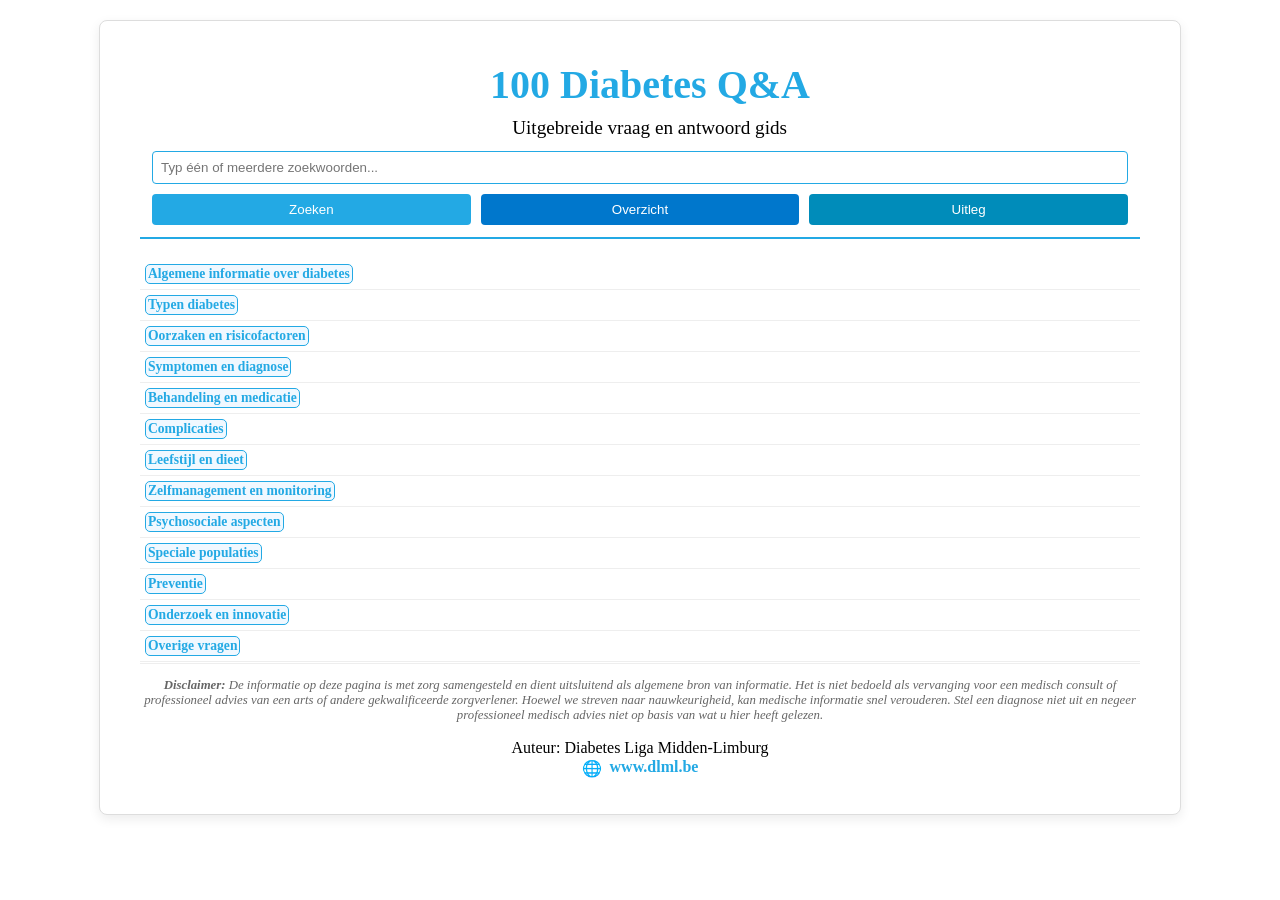
<file: Q-A_Diabetes_100/index.html>
<!DOCTYPE html>
<html lang="nl">
<head>
    <meta charset="UTF-8">
    <meta name="viewport" content="width=device-width, initial-scale=1.0">
    <title>100 Diabetes Q&A</title>
  <link rel="icon" href="favicon.ico" sizes="any">
  <link rel="icon" href="favicon.svg" type="image/svg+xml">
  <link rel="manifest" href="site.webmanifest">
    <style>

<style>
body {
    font-family: Arial, sans-serif;
    margin: 0;
    line-height: 1.6;
    background-color: #f9f9f9;
    color: #333;
}

/* ✨ DEFINITIEVE CORRECTIE VOOR SMALLE IFRAMES (v2) ✨ */
h1 {
    text-align: center;
    color: #23a9e4;
    /* Minimale grootte verder verlaagd naar 1.5em */
    font-size: clamp(1.5em, 7.5vw, 2.5em);
    margin: 20px 0 -10px 0;
}

#container > p:first-of-type {
    text-align: center;
    /* Minimale grootte verder verlaagd naar 0.85em */
    font-size: clamp(0.85em, 4vw, 1.2em);
    margin-bottom: 20px;
}

section > h2 {
    color: #23a9e4;
    cursor: pointer;
    padding: 1px 2px;
    background-color: #f0f8ff;
    border: 1px solid #23a9e4;
    margin: 5px;
    display: inline-block;
    border-radius: 5px;
    font-size: 0.85em;
}

section > h2:hover {
    background-color: #e6f7ff;
}
section > h2.active {
    background-color: #23a9e4;
    color: white;
}

.content {
    padding: 0 10px;
    margin-bottom: 0;
    border-left: 1px solid #eee;
    border-right: 1px solid #eee;
    border-bottom: 1px solid #eee;
    max-height: 0;
    overflow: hidden;
    transition: max-height 0.3s ease-out, padding 0.3s ease-out, margin-bottom 0.3s ease-out;
}

.content p:first-child {
    margin-top: 5px;
}

.content p {
    display: block;
    text-align: left;
}

#search-container {
	margin-top: -20px;
    margin-bottom: 20px;
    text-align: center;
    position: sticky;
    top: 0;
    background: #fff;
    padding: 12px;
    z-index: 1000;
    border-bottom: 2px solid #23a9e4;
}

#search-input {
    padding: 8px;
    width: 100%;
    border: 1px solid #23a9e4;
    border-radius: 4px;
    box-sizing: border-box;
}

#search-button, #overview-button, #help-button {
    padding: 8px 15px;
    color: white;
    border: none;
    border-radius: 4px;
    cursor: pointer;
}

#search-button { background-color: #23a9e4; }
#overview-button { background-color: #0077cc; }
#help-button { background-color: #008CBA; }

#search-button:hover { background-color: #1b8bc2; }
#overview-button:hover { background-color: #005fa3; }
#help-button:hover { background-color: #007B9A; }

.highlight {
    background-color: #8fd3f1;
    font-weight: bold;
}

#searchMessage {
    display: none;
    text-align: center;
    font-style: italic;
    margin-top: 10px;
    color: red;
}

#backToSearch {
    display: none !important;
}

#back-to-top-btn {
    display: none;
    position: fixed;
    bottom: 145px;
    right: 20px;
    z-index: 99;
    border: none;
    outline: none;
    background-color: #23a9e4;
    color: white;
    cursor: pointer;
    padding: 10px 18px;
    border-radius: 25px;
    font-size: 16px;
    font-weight: bold;
}
#back-to-top-btn:hover {
    background-color: #1b8bc2;
}

.popup {
    display: none;
    position: fixed;
    z-index: 1001;
    left: 0; top: 0;
    width: 100%; height: 100%;
    overflow: auto;
    background-color: rgba(0,0,0,0.5);
}

.popup-content {
    background-color: #fefefe;
    margin: 15% auto;
    padding: 20px;
    border: 1px solid #888;
    width: 80%;
    max-width: 500px;
    border-radius: 8px;
    position: relative;
}

.close-btn {
    color: #aaa;
    position: absolute;
    top: 10px; right: 15px;
    font-size: 28px;
    font-weight: bold;
    cursor: pointer;
}

.close-btn:hover, .close-btn:focus {
    color: black;
}

#search-results-container .result-item {
    border: 1px solid #ddd;
    border-radius: 5px;
    padding: 15px;
    margin-bottom: 15px;
    background-color: #fff;
    text-align: left;
}
#search-results-container .result-item h3 {
    margin-top: 0;
    font-size: 1.1em;
    color: #23a9e4;
    border-bottom: 1px solid #eee;
    padding-bottom: 5px;
}

/* --- STIJLEN VOOR MOBIEL --- */
@media screen and (max-width: 767px) {
    #container {
        padding: 0 15px 20px 15px;
    }
    #search-container {
        display: flex;
        flex-wrap: wrap;
        justify-content: center;
        gap: 5px;
    }
    #search-input {
        width: 100%;
        margin-bottom: 10px;
    }
    #search-container button {
        flex-basis: 30%;
        flex-grow: 1;
        margin: 0;
        padding: 8px 5px;
        font-size: 0.9em;
    }
}

/* ============================================= */
/* ✨ STYLES VOOR DESKTOP WEERGAVE ✨            */
/* ============================================= */
#container {
    background-color: #ffffff;
}
@media screen and (min-width: 768px) {
    #container {
        max-width: 1000px;
        margin: 20px auto;
        padding: 20px 40px;
        border: 1px solid #ddd;
        border-radius: 8px;
        box-shadow: 0 4px 12px rgba(0,0,0,0.08);
    }
    body {
        font-size: 16px;
    }
    
    #search-container {
        display: grid;
        grid-template-areas:
            "input input input"
            "button1 button2 button3";
        grid-template-columns: 1fr 1fr 1fr;
        gap: 10px;
    }
    #search-input { grid-area: input; width: 100%; }
    #search-button { grid-area: button1; margin: 0;}
    #overview-button { grid-area: button2; margin: 0;}
    #help-button { grid-area: button3; margin: 0;}
}
</style>

    </style>
</head>
<body>

<div id="container">

    <h1>  100 Diabetes Q&A</h1>
    <p>    Uitgebreide vraag en antwoord gids</p>

    <div id="search-container">
        <input type="text" id="search-input" placeholder="Typ één of meerdere zoekwoorden...">
        <button id="search-button" onclick="performSearch()">Zoeken</button>
        <button id="overview-button" onclick="resetView()">Overzicht</button>
        <button id="help-button" onclick="openHelpPopup()">Uitleg</button>
    </div>
    
    <div id="searchMessage"></div>
	
	<!-- DEZE DIV IS NIEUW -->
    <div id="search-results-container"></div>
    
    <div id="backToSearch">
        <button onclick="scrollToSearch()">⬆ Terug naar zoekvenster</button>
    </div>

    <div id="topics-container">
        <!-- VOLLEDIGE INHOUD HIERONDER GEPLAATST -->
        <section id="algemeen">
            <h2 onclick="toggleSection('algemeen-content')">Algemene informatie over diabetes</h2>
            <div id="algemeen-content" class="content">
                 <p><b>Vraag 1: Wat is diabetes?</b><br>
                Diabetes is een ziekte waarbij het lichaam de bloedsuiker niet meer in evenwicht kan houden, waardoor er te veel glucose in het bloed zit. Het wordt ook wel suikerziekte genoemd en komt doordat het lichaam te weinig van het hormoon insuline heeft of doordat het lichaam niet meer goed reageert op insuline.</p>
                 <p><b>Vraag 2: Hoeveel mensen in België hebben diabetes?</b><br>
                Ongeveer 880.000 mensen in België worden behandeld voor diabetes, wat neerkomt op 7,6% van de bevolking. Omdat naar schatting een derde van de mensen met diabetes nog niet weet dat ze het hebben, wordt het totaal aantal mensen met diabetes in België geschat op ongeveer 10% van de bevolking.
    De meest voorkomende vorm is diabetes type 2, goed voor meer dan 90% van de gevallen.</p>
                 <p><b>Vraag 3: Wat is het verschil tussen diabetes type 1 en type 2?</b><br>
                Bij diabetes type 1 maakt het lichaam zelf geen insuline meer aan doordat het afweersysteem de cellen die insuline aanmaken heeft vernietigd. Bij diabetes type 2 maakt het lichaam wel insuline aan, maar te weinig, of het lichaam reageert er niet meer goed op (insulineresistentie). Type 1 begint meestal op jonge leeftijd, terwijl type 2 vaker voorkomt bij oudere mensen en mensen met overgewicht.</p>
                 <p><b>Vraag 4: Wat is insuline en welke rol speelt het bij diabetes?</b><br>
                Insuline is een hormoon dat wordt aangemaakt in de alvleesklier en dat ervoor zorgt dat glucose (suiker) uit het bloed wordt opgenomen in de lichaamscellen, waar het wordt gebruikt als energiebron. Bij diabetes is er een probleem met de productie van insuline of met de manier waarop het lichaam reageert op insuline, waardoor de bloedsuikerspiegel te hoog wordt.</p>
                 <p><b>Vraag 5: Kan diabetes worden genezen?</b><br>
                Op dit moment kan diabetes niet worden genezen. Diabetes type 1 is een auto-immuunziekte waarbij levenslange behandeling met insuline nodig is. Bij diabetes type 2 kunnen sommige mensen hun symptomen onder controle krijgen door middel van leefstijlveranderingen zoals gezonde voeding, voldoende beweging en gewichtsverlies, maar de onderliggende aandoening blijft aanwezig.</p>
                 <p><b>Vraag 6: Is diabetes erfelijk?</b><br>
                Er is een erfelijke component bij zowel diabetes type 1 als type 2. Bij diabetes type 1 speelt erfelijke aanleg een rol, maar ook omgevingsfactoren zijn belangrijk. Bij diabetes type 2 is de erfelijke component sterker: als een van je ouders diabetes type 2 heeft, is de kans groter dat je het zelf ook krijgt. Toch spelen ook hier leefstijlfactoren zoals voeding en beweging een belangrijke rol.</p>
                 <p><b>Vraag 7: Wat is prediabetes?</b><br>
                Prediabetes is een toestand waarbij de bloedsuikerspiegel hoger is dan normaal, maar nog niet hoog genoeg om als diabetes te worden gediagnosticeerd. Het is een waarschuwingssignaal dat iemand risico loopt om diabetes type 2 te ontwikkelen. Met leefstijlveranderingen zoals gezonde voeding, meer beweging en gewichtsverlies kan de ontwikkeling van diabetes type 2 vaak worden vertraagd of voorkomen.</p>
                 <p><b>Vraag 8: Wat is het verband tussen diabetes en overgewicht?</b><br>
                Overgewicht, vooral rond de buik, is een belangrijke risicofactor voor het ontwikkelen van diabetes type 2. Vetcellen, vooral die rond de buik, maken het lichaam minder gevoelig voor insuline (insulineresistentie). Hierdoor moet de alvleesklier harder werken om voldoende insuline te produceren, en kan deze op den duur uitgeput raken, wat leidt tot diabetes type 2.</p>
            </div>
        </section>
        <section id="typen">
            <h2 onclick="toggleSection('typen-content')">Typen diabetes</h2>
            <div id="typen-content" class="content">
                 <p><b>Vraag 9: Wat zijn de verschillende typen diabetes?</b><br>
                De meest voorkomende typen diabetes zijn type 1 en type 2. Daarnaast bestaat er zwangerschapsdiabetes, die tijdens de zwangerschap optreedt. Er zijn ook zeldzamere vormen zoals MODY (Maturity Onset Diabetes of the Young), LADA (Latent Autoimmune Diabetes in Adults) en secundaire diabetes, die ontstaat als gevolg van andere aandoeningen of medicijngebruik.</p>
                 <p><b>Vraag 10: Wat is diabetes type 1?</b><br>
                Diabetes type 1 is een auto-immuunziekte waarbij het afweersysteem van het lichaam de insuline producerende cellen (bètacellen) in de alvleesklier aanvalt en vernietigt. Hierdoor maakt het lichaam zelf geen of nauwelijks insuline meer aan. Mensen met diabetes type 1 moeten daarom insuline inspuiten of een insulinepomp dragen om te overleven.</p>
                 <p><b>Vraag 11: Wat is diabetes type 2?</b><br>
                Diabetes type 2 is een aandoening waarbij het lichaam niet genoeg insuline produceert of waarbij de cellen niet goed reageren op insuline (insulineresistentie). Het begint vaak met insulineresistentie, waardoor de alvleesklier meer insuline moet produceren. Op den duur kan de alvleesklier deze verhoogde vraag niet meer aan, waardoor de bloedsuikerspiegel stijgt.</p>
                 <p><b>Vraag 12: Wat is zwangerschapsdiabetes?</b><br>
                Zwangerschapsdiabetes is een vorm van diabetes die tijdens de zwangerschap ontstaat en meestal na de bevalling weer verdwijnt. Het wordt veroorzaakt door hormonen die tijdens de zwangerschap worden aangemaakt en die de werking van insuline kunnen blokkeren. Vrouwen die zwangerschapsdiabetes hebben gehad, hebben een verhoogd risico op het ontwikkelen van diabetes type 2 later in het leven.</p>
                 <p><b>Vraag 13: Wat is MODY (Maturity Onset Diabetes of the Young)?</b><br>
                MODY is een zeldzame vorm van diabetes die wordt veroorzaakt door een genetische mutatie en vaak op jonge leeftijd (vóór het 25e levensjaar) begint. Er zijn verschillende subtypes van MODY, afhankelijk van welk gen is aangedaan. MODY wordt vaak verward met diabetes type 1 of 2, maar vereist soms een andere behandeling.</p>
                 <p><b>Vraag 14: Wat is LADA (Latent Autoimmune Diabetes in Adults)?</b><br>
                LADA is een vorm van diabetes die kenmerken heeft van zowel type 1 als type 2. Het is een auto-immuunziekte zoals type 1, maar ontwikkelt zich langzamer en begint meestal op volwassen leeftijd, zoals type 2. Mensen met LADA produceren aanvankelijk nog wat insuline, maar hebben uiteindelijk insuline-injecties nodig omdat hun eigen insulineproductie afneemt.</p>
                 <p><b>Vraag 15: Kan iemand zowel diabetes type 1 als type 2 hebben?</b><br>
                Het is zeldzaam, maar het is mogelijk dat iemand kenmerken van zowel diabetes type 1 als type 2 heeft. Dit wordt soms "dubbele diabetes" genoemd. Het kan voorkomen bij mensen die diabetes type 1 hebben en later insulineresistentie ontwikkelen, bijvoorbeeld door overgewicht. De behandeling moet dan gericht zijn op beide aspecten van de aandoening.</p>
                 <p><b>Vraag 16: Wat is het verschil tussen diabetes en suikerziekte?</b><br>
                Er is geen verschil; suikerziekte is een oudere, meer informele term voor diabetes mellitus. De term "suikerziekte" verwijst naar het feit dat mensen met onbehandelde diabetes een verhoogde hoeveelheid suiker (glucose) in hun bloed en urine hebben. Tegenwoordig wordt de term "diabetes" meer gebruikt in medische context.</p>
            </div>
        </section>
        <section id="oorzaken">
            <h2 onclick="toggleSection('oorzaken-content')">Oorzaken en risicofactoren</h2>
            <div id="oorzaken-content" class="content">
                 <p><b>Vraag 17: Wat veroorzaakt diabetes type 1?</b><br>
                Diabetes type 1 wordt veroorzaakt door een auto-immuunreactie waarbij het afweersysteem van het lichaam de insulineproducerende cellen in de alvleesklier aanvalt en vernietigt. De exacte oorzaak van deze auto-immuunreactie is niet volledig bekend, maar zowel genetische factoren als omgevingsfactoren (zoals bepaalde virusinfecties) spelen een rol.</p>
                 <p><b>Vraag 18: Wat veroorzaakt diabetes type 2?</b><br>
                Diabetes type 2 wordt veroorzaakt door een combinatie van genetische aanleg en leefstijlfactoren. De belangrijkste risicofactoren zijn overgewicht, vooral rond de buik, onvoldoende lichaamsbeweging, ongezonde voeding en ouderdom. Deze factoren leiden tot insulineresistentie en een verminderde insulineproductie door de alvleesklier.</p>
                 <p><b>Vraag 19: Welke risicofactoren verhogen de kans op diabetes type 2?</b><br>
                De belangrijkste risicofactoren voor diabetes type 2 zijn: overgewicht of obesitas, vooral buikvet; onvoldoende lichaamsbeweging; ongezonde voeding met veel verzadigde vetten en suikers; leeftijd (risico neemt toe na 45 jaar); familiegeschiedenis van diabetes; etniciteit (sommige bevolkingsgroepen hebben een hoger risico); en eerder doorgemaakte zwangerschapsdiabetes.</p>
                 <p><b>Vraag 20: Kan stress diabetes veroorzaken?</b><br>
                Stress zelf veroorzaakt geen diabetes, maar kan wel een rol spelen bij het ontstaan of verergeren van de aandoening. Chronische stress kan leiden tot ongezonde gewoonten zoals slechte eetgewoonten, minder beweging en slaapproblemen, die het risico op diabetes type 2 verhogen. Bij mensen die al diabetes hebben, kan stress de bloedsuikerspiegel tijdelijk verhogen.</p>
                 <p><b>Vraag 21: Kan medicijngebruik diabetes veroorzaken?</b><br>
                Ja, bepaalde medicijnen kunnen het risico op diabetes verhogen of tijdelijk de bloedsuikerspiegel beïnvloeden. Voorbeelden zijn corticosteroïden (zoals prednison), sommige antipsychotica, bepaalde middelen tegen hiv, sommige medicijnen tegen hoge bloeddruk en diuretica (plaspillen). Als je deze medicijnen gebruikt, is het belangrijk om regelmatig je bloedsuikerspiegel te laten controleren.</p>
                 <p><b>Vraag 22: Is er een verband tussen slaap en diabetes?</b><br>
                Ja, er is een verband tussen slaapproblemen en diabetes. Chronisch slaaptekort en slechte slaapkwaliteit kunnen leiden tot insulineresistentie en een verhoogd risico op diabetes type 2. Omgekeerd kunnen mensen met diabetes vaker last hebben van slaapproblemen door symptomen zoals nachtelijk plassen of door complicaties zoals neuropathie (zenuwpijn).</p>
                 <p><b>Vraag 23: Welke rol speelt voeding bij het ontstaan van diabetes?</b><br>
                Voeding speelt een belangrijke rol bij het ontstaan van diabetes type 2. Een dieet rijk aan bewerkte koolhydraten, suikers en verzadigde vetten kan leiden tot overgewicht en insulineresistentie. Daarentegen kan een voedingspatroon rijk aan vezels, groenten, fruit, volkoren producten en gezonde vetten het risico op diabetes type 2 verlagen, zelfs bij mensen met een genetische aanleg.</p>
                 <p><b>Vraag 24: Kan diabetes worden veroorzaakt door te veel suiker eten?</b><br>
                Het eten van te veel suiker alleen veroorzaakt niet direct diabetes, maar kan wel bijdragen aan het ontstaan van diabetes type 2. Overmatige suikerconsumptie kan leiden tot overgewicht en obesitas, wat belangrijke risicofactoren zijn voor diabetes type 2. Bovendien kan een dieet rijk aan suiker de insulinegevoeligheid verminderen en de alvleesklier overbelasten.</p>
            </div>
        </section>
        <section id="symptomen">
            <h2 onclick="toggleSection('symptomen-content')">Symptomen en diagnose</h2>
            <div id="symptomen-content" class="content">
                 <p><b>Vraag 25: Wat zijn de eerste symptomen van diabetes?</b><br>
                De eerste symptomen van diabetes zijn vaak: veel dorst hebben, vaak moeten plassen (ook 's nachts), onverklaarbaar gewichtsverlies, vermoeidheid, wazig zien, trage wondgenezing en terugkerende infecties. Bij diabetes type 1 ontwikkelen deze symptomen zich vaak snel, terwijl ze bij diabetes type 2 geleidelijker kunnen ontstaan en soms jaren onopgemerkt blijven.</p>
                 <p><b>Vraag 26: Hoe wordt diabetes gediagnosticeerd?</b><br>
                Diabetes wordt gediagnosticeerd door het meten van de bloedsuikerspiegel. Dit kan op verschillende manieren: via een nuchtere bloedsuikertest (na minstens 8 uur vasten), een willekeurige bloedsuikertest, een orale glucosetolerantietest of een HbA1c-test (die het gemiddelde bloedsuikergehalte over de afgelopen 2-3 maanden meet). De diagnose wordt gesteld als de waarden boven bepaalde drempels liggen.</p>
                 <p><b>Vraag 27: Wat is een hypo en hoe herken je die?</b><br>
                Een hypo (hypoglykemie) is een te lage bloedsuikerspiegel, meestal onder de 3,5 mmol/l. Symptomen zijn onder andere zweten, trillen, duizeligheid, verwardheid, concentratieproblemen, honger, bleekheid, hoofdpijn en in ernstige gevallen bewustzijnsverlies. Een hypo kan optreden bij mensen met diabetes die insuline of bepaalde bloedsuikerverlagende medicijnen gebruiken, vooral als ze te weinig hebben gegeten of te veel hebben bewogen.</p>
                 <p><b>Vraag 28: Wat is een hyper en hoe herken je die?</b><br>
                Een hyper (hyperglykemie) is een te hoge bloedsuikerspiegel. Symptomen zijn onder andere veel dorst, vaak plassen, vermoeidheid, wazig zien, droge mond en in ernstige gevallen misselijkheid, braken en buikpijn. Een hyper kan ontstaan door te veel eten, te weinig beweging, stress, ziekte of onvoldoende insuline of medicatie. Langdurige hyperglykemie kan leiden tot ernstige complicaties.</p>
                 <p><b>Vraag 29: Wat is het verschil tussen de symptomen van diabetes type 1 en type 2?</b><br>
                Bij diabetes type 1 ontwikkelen de symptomen zich vaak snel en zijn ze duidelijker: veel dorst, vaak plassen, onverklaarbaar gewichtsverlies, vermoeidheid en soms misselijkheid en braken. Bij diabetes type 2 ontwikkelen de symptomen zich meestal geleidelijker en kunnen ze jarenlang mild of afwezig zijn. Sommige mensen met type 2 merken pas dat ze diabetes hebben als er complicaties optreden.</p>
                 <p><b>Vraag 30: Wat is de HbA1c-test en wat zegt deze over diabetes?</b><br>
                De HbA1c-test (ook wel geglyceerd hemoglobine genoemd) meet het percentage van hemoglobine in het bloed dat suiker aan zich gebonden heeft. Deze test geeft een beeld van de gemiddelde bloedsuikerspiegel over de afgelopen 2-3 maanden. Een HbA1c-waarde van 48 mmol/mol (6,5%) of hoger wijst op diabetes. De test wordt gebruikt voor zowel diagnose als voor het monitoren van de behandeling.</p>
                 <p><b>Vraag 31: Kan diabetes symptoomloos zijn?</b><br>
                Ja, vooral diabetes type 2 kan jarenlang symptoomloos zijn of slechts milde symptomen veroorzaken die gemakkelijk over het hoofd worden gezien. Daarom wordt diabetes type 2 soms pas ontdekt tijdens een routinecontrole of wanneer er complicaties optreden. Diabetes type 1 veroorzaakt meestal duidelijkere symptomen die zich relatief snel ontwikkelen.</p>
                 <p><b>Vraag 32: Wat zijn de waarschuwingssignalen van diabetes bij kinderen?</b><br>
                Waarschuwingssignalen van diabetes (meestal type 1) bij kinderen zijn: veel dorst en vaak plassen, bedplassen bij een kind dat voorheen droog was, extreme honger, onverklaarbaar gewichtsverlies, vermoeidheid, prikkelbaarheid, gedragsveranderingen, wazig zien en gistinfecties (vooral bij meisjes). Deze symptomen kunnen zich snel ontwikkelen, soms binnen enkele weken.</p>
            </div>
        </section>
        <section id="behandeling">
            <h2 onclick="toggleSection('behandeling-content')">Behandeling en medicatie</h2>
            <div id="behandeling-content" class="content">
                 <p><b>Vraag 33: Hoe wordt diabetes type 1 behandeld?</b><br>
                Diabetes type 1 wordt behandeld met insulinetherapie, die levenslang nodig is. Dit kan via meerdere dagelijkse insuline-injecties of via een insulinepomp. Daarnaast is het belangrijk om de bloedsuikerspiegel regelmatig te controleren, gezond te eten met aandacht voor koolhydraten, regelmatig te bewegen en een gezond gewicht te behouden.</p>
                 <p><b>Vraag 34: Hoe wordt diabetes type 2 behandeld?</b><br>
                De behandeling van diabetes type 2 begint vaak met leefstijlveranderingen zoals gezonde voeding, meer lichaamsbeweging en gewichtsverlies. Als dit niet voldoende is, worden orale medicijnen voorgeschreven die de bloedsuikerspiegel verlagen. In latere stadia kan insulinetherapie nodig zijn. Regelmatige controle van de bloedsuikerspiegel is belangrijk om de behandeling aan te passen.</p>
                 <p><b>Vraag 35: Welke medicijnen worden gebruikt bij de behandeling van diabetes type 2?</b><br>
                Bij diabetes type 2 worden verschillende soorten medicijnen gebruikt, waaronder: metformine (eerste keuze, vermindert insulineresistentie); sulfonylureumderivaten (stimuleren insulineproductie); DPP-4-remmers (verbeteren insulineafgifte); GLP-1-receptoragonisten (vertragen maagontlediging, verminderen eetlust); SGLT2-remmers (verhogen glucoseuitscheiding via de nieren); en in sommige gevallen insuline.</p>
                 <p><b>Vraag 36: Wat is het verschil tussen kortwerkende en langwerkende insuline?</b><br>
                Kortwerkende (of snelwerkende) insuline begint snel te werken (binnen 15 minuten tot een uur) en werkt 3-5 uur. Het wordt gebruikt om de bloedsuikerstijging na maaltijden tegen te gaan. Langwerkende insuline werkt geleidelijker, begint na 1-2 uur te werken en werkt 12-24 uur. Het zorgt voor een basisniveau van insuline gedurende de dag en nacht.</p>
                 <p><b>Vraag 37: Wat is een insulinepomp en voor wie is deze geschikt?</b><br>
                Een insulinepomp is een klein apparaat dat continu kleine hoeveelheden snelwerkende insuline afgeeft via een canule onder de huid. De gebruiker kan extra insuline toedienen bij maaltijden. Insulinepompen zijn geschikt voor mensen met diabetes type 1 of type 2 die intensieve insulinetherapie nodig hebben, en bieden meer flexibiliteit en nauwkeurigere insulinetoediening dan injecties.</p>
                 <p><b>Vraag 38: Wat is continue glucosemonitoring (CGM)?</b><br>
                Continue glucosemonitoring (CGM) is een systeem dat continu de glucosewaarden in het weefsel meet via een sensor die onder de huid wordt geplaatst. Het geeft inzicht in glucosetrends en waarschuwt bij te hoge of te lage waarden. CGM kan helpen bij het verbeteren van de glucoseregulatie, het verminderen van hypo's en het aanpassen van de behandeling bij zowel diabetes type 1 als type 2.</p>
                 <p><b>Vraag 39: Welke rol speelt voeding bij de behandeling van diabetes?</b><br>
                Voeding speelt een cruciale rol bij de behandeling van diabetes. Een gezond voedingspatroon helpt bij het reguleren van de bloedsuikerspiegel, het behouden van een gezond gewicht en het verminderen van het risico op complicaties. Voor mensen met diabetes is het belangrijk om de hoeveelheid en het type koolhydraten te monitoren, voldoende vezels te eten en verzadigde vetten te beperken.</p>
                 <p><b>Vraag 40: Hoe belangrijk is lichaamsbeweging bij diabetes?</b><br>
                Lichaamsbeweging is zeer belangrijk bij diabetes. Het helpt de bloedsuikerspiegel te verlagen doordat de spieren glucose opnemen zonder insuline, verbetert de insulinegevoeligheid, helpt bij gewichtsbeheersing, verlaagt het risico op hart- en vaatziekten en verbetert het algemene welzijn. Voor de meeste mensen met diabetes wordt minstens 150 minuten matige intensieve beweging per week aanbevolen.</p>
                 <p><b>Vraag 41: Wat is een diabetesdieet?</b><br>
                Een diabetesdieet is geen strikt dieet, maar een gezond voedingspatroon dat helpt de bloedsuikerspiegel te reguleren. Het omvat het eten van regelmatige maaltijden met complexe koolhydraten (volkoren producten, peulvruchten), magere eiwitten, gezonde vetten, veel groenten en fruit, en het beperken van suikers, geraffineerde koolhydraten en verzadigde vetten. De nadruk ligt op portiegrootte en een evenwichtige voedselinname.</p>
                 <p><b>Vraag 42: Kunnen natuurlijke remedies diabetes genezen of behandelen?</b><br>
                Er zijn geen bewezen natuurlijke remedies die diabetes kunnen genezen. Sommige kruiden en supplementen, zoals kaneel, bittermeloen en chromium, worden soms gebruikt als aanvulling op de reguliere behandeling, maar de wetenschappelijke onderbouwing hiervoor is beperkt. Het is belangrijk om altijd met een zorgverlener te overleggen voordat je natuurlijke remedies gebruikt, omdat ze kunnen interageren met medicijnen.</p>
            </div>
        </section>
        <section id="complicaties">
            <h2 onclick="toggleSection('complicaties-content')">Complicaties</h2>
            <div id="complicaties-content" class="content">
                 <p><b>Vraag 41: Welke langetermijncomplicaties kunnen optreden bij diabetes?</b><br>
                Langetermijncomplicaties van diabetes kunnen zijn: hart- en vaatziekten (zoals hartaanvallen en beroertes), neuropathie (zenuwschade), nefropathie (nierschade), retinopathie (oogschade die tot blindheid kan leiden), voetproblemen (die in ernstige gevallen tot amputatie kunnen leiden), huidproblemen, gehoorproblemen en Alzheimer's ziekte. Goede bloedsuikercontrole kan het risico op deze complicaties verminderen.</p>
                 <p><b>Vraag 42: Wat is diabetische retinopathie?</b><br>
                Diabetische retinopathie is een oogaandoening die ontstaat door schade aan de bloedvaten in het netvlies als gevolg van langdurig verhoogde bloedsuikerspiegels. In een vroeg stadium veroorzaakt het vaak geen symptomen, maar het kan uiteindelijk leiden tot wazig zien, vlekken in het gezichtsveld en zelfs blindheid. Regelmatige oogcontroles zijn belangrijk voor vroege opsporing en behandeling.</p>
                 <p><b>Vraag 43: Wat is diabetische nefropathie?</b><br>
                Diabetische nefropathie is nierschade die ontstaat door langdurig verhoogde bloedsuikerspiegels. De nieren bevatten miljoenen kleine bloedvaten die bloed filteren, en diabetes kan deze beschadigen. In een vroeg stadium veroorzaakt het vaak geen symptomen, maar het kan uiteindelijk leiden tot nierfalen en de noodzaak voor dialyse of niertransplantatie. Regelmatige controle van de nierfunctie is belangrijk.</p>
                 <p><b>Vraag 44: Wat is diabetische neuropathie?</b><br>
                Diabetische neuropathie is zenuwschade die ontstaat door langdurig verhoogde bloedsuikerspiegels. Het kan verschillende vormen aannemen, waaronder perifere neuropathie (tintelingen, pijn of gevoelloosheid in handen en voeten), autonome neuropathie (problemen met orgaanfuncties) en mononeuropathie (aantasting van één zenuw). Goede bloedsuikercontrole kan het risico op neuropathie verminderen.</p>
                 <p><b>Vraag 45: Waarom hebben mensen met diabetes een verhoogd risico op hart- en vaatziekten?</b><br>
                Mensen met diabetes hebben een verhoogd risico op hart- en vaatziekten omdat langdurig verhoogde bloedsuikerspiegels de bloedvaten kunnen beschadigen. Diabetes gaat ook vaak gepaard met andere risicofactoren zoals hoge bloeddruk, abnormale cholesterolwaarden en overgewicht. Samen verhogen deze factoren het risico op atherosclerose (aderverkalking), wat kan leiden tot hartaanvallen, beroertes en perifeer vaatlijden.</p>
                 <p><b>Vraag 46: Wat is een diabetische voet?</b><br>
                Een diabetische voet is een complicatie waarbij voetproblemen ontstaan door een combinatie van zenuwschade (neuropathie) en verminderde doorbloeding als gevolg van diabetes. Door neuropathie kunnen wondjes onopgemerkt blijven, en door de verminderde doorbloeding genezen wonden slecht. Dit kan leiden tot infecties, zweren en in ernstige gevallen tot amputatie. Goede voetverzorging en regelmatige controles zijn essentieel.</p>
                 <p><b>Vraag 47: Kan diabetes invloed hebben op de mentale gezondheid?</b><br>
                Ja, diabetes kan invloed hebben op de mentale gezondheid. Mensen met diabetes hebben een verhoogd risico op depressie, angst en diabetesgerelateerde stress (distress). Dit kan te maken hebben met de belasting van het leven met een chronische aandoening, de constante zelfzorg die nodig is, en mogelijk ook met biochemische veranderingen in de hersenen als gevolg van schommelende bloedsuikerspiegels.</p>
                 <p><b>Vraag 48: Wat is diabetische ketoacidose (DKA)?</b><br>
                Diabetische ketoacidose (DKA) is een ernstige complicatie die voornamelijk voorkomt bij diabetes type 1. Het ontstaat wanneer het lichaam onvoldoende insuline heeft en daardoor glucose niet kan gebruiken voor energie. In plaats daarvan breekt het lichaam vet af, wat leidt tot de productie van ketonen die het bloed verzuren. Symptomen zijn onder andere misselijkheid, braken, buikpijn, snelle ademhaling en een fruitige adem. DKA is een medisch noodgeval.</p>
            </div>
        </section>
        <section id="leefstijl">
            <h2 onclick="toggleSection('leefstijl-content')">Leefstijl en dieet</h2>
            <div id="leefstijl-content" class="content">
                 <p><b>Vraag 49: Welke voedingsmiddelen moet iemand met diabetes vermijden?</b><br>
                Mensen met diabetes wordt aangeraden om voedingsmiddelen met toegevoegde suikers, geraffineerde koolhydraten (zoals wit brood en pasta), bewerkte voedingsmiddelen met veel zout en vet, gezoete dranken, alcohol in grote hoeveelheden en verzadigde en transvetten te beperken. Het is echter niet nodig om bepaalde voedingsmiddelen volledig te vermijden; de nadruk ligt op portiegrootte en een evenwichtig voedingspatroon.</p>
                 <p><b>Vraag 50: Welke voedingsmiddelen zijn goed voor mensen met diabetes?</b><br>
                Goede voedingsmiddelen voor mensen met diabetes zijn: vezelrijke groenten, fruit in matige hoeveelheden, volkoren producten, peulvruchten, noten en zaden, magere eiwitbronnen zoals vis, kip en tofu, en gezonde vetten zoals olijfolie en avocado. Deze voedingsmiddelen hebben een lagere glycemische index, wat betekent dat ze de bloedsuikerspiegel minder snel doen stijgen.</p>
                 <p><b>Vraag 51: Wat is de glycemische index en waarom is deze belangrijk bij diabetes?</b><br>
                De glycemische index (GI) is een maat voor hoe snel koolhydraten in voedingsmiddelen de bloedsuikerspiegel doen stijgen. Voedingsmiddelen met een hoge GI (zoals wit brood en suiker) worden snel verteerd en veroorzaken een snelle stijging van de bloedsuikerspiegel. Voedingsmiddelen met een lage GI (zoals volkoren producten en peulvruchten) worden langzamer verteerd en veroorzaken een geleidelijkere stijging. Voor mensen met diabetes kan het nuttig zijn om voedingsmiddelen met een lagere GI te kiezen.</p>
                 <p><b>Vraag 52: Mogen mensen met diabetes alcohol drinken?</b><br>
                Mensen met diabetes kunnen met mate alcohol drinken, maar moeten zich bewust zijn van de effecten op de bloedsuikerspiegel. Alcohol kan de bloedsuikerspiegel zowel verhogen (door de koolhydraten in drankjes) als verlagen (doordat de lever prioriteit geeft aan het afbreken van alcohol boven het aanmaken van glucose). Het is belangrijk om niet op een lege maag te drinken en de bloedsuikerspiegel goed in de gaten te houden.</p>
                 <p><b>Vraag 53: Welke soort lichaamsbeweging is het beste voor mensen met diabetes?</b><br>
                Een combinatie van aerobe training (zoals wandelen, fietsen, zwemmen) en krachttraining is het beste voor mensen met diabetes. Aerobe training verbetert de insulinegevoeligheid en cardiovasculaire gezondheid, terwijl krachttraining de spieren sterker maakt en helpt bij het behouden van een gezonde stofwisseling. Het belangrijkste is om een activiteit te kiezen die je leuk vindt en die je regelmatig kunt doen.</p>
                 <p><b>Vraag 54: Hoe beïnvloedt stress de bloedsuikerspiegel?</b><br>
                Stress kan de bloedsuikerspiegel verhogen door de afgifte van stresshormonen zoals cortisol en adrenaline, die de lever aanzetten tot het vrijmaken van glucose en de insulinegevoeligheid verminderen. Bovendien kan stress leiden tot ongezonde copingmechanismen zoals ongezond eten, minder bewegen of medicatie vergeten. Stressmanagementtechnieken zoals mindfulness, yoga en ademhalingsoefeningen kunnen helpen.</p>
                 <p><b>Vraag 55: Kan iemand met diabetes vasten?</b><br>
                Vasten kan risico's met zich meebrengen voor mensen met diabetes, vooral voor degenen die insuline of bepaalde bloedsuikerverlagende medicijnen gebruiken, vanwege het risico op hypoglykemie (te lage bloedsuiker). Als iemand met diabetes wil vasten, bijvoorbeeld om religieuze redenen, is het belangrijk om dit vooraf met een zorgverlener te bespreken. De medicatie en het voedingspatroon moeten mogelijk worden aangepast.</p>
                 <p><b>Vraag 56: Hoe kan iemand met diabetes omgaan met feestdagen en speciale gelegenheden?</b><br>
                Bij feestdagen en speciale gelegenheden kan iemand met diabetes: vooraf plannen en nadenken over wat er gegeten gaat worden; kleine porties nemen van gerechten met veel suiker of vet; extra aandacht besteden aan bloedsuikercontrole; voldoende water drinken; actief blijven; en niet te streng zijn voor zichzelf - één dag met wat hogere bloedsuikerwaarden zal geen langetermijneffect hebben op de gezondheid.</p>
                 <p><b>Vraag 57: Welke rol speelt slaap bij diabetes?</b><br>
                Slaap speelt een belangrijke rol bij diabetes. Onvoldoende of slechte slaap kan leiden tot insulineresistentie, verhoogde eetlust (door verstoring van hongerhormonen) en minder energie om te bewegen, wat allemaal de bloedsuikerregulatie kan verslechteren. Omgekeerd kan diabetes slaapproblemen veroorzaken door symptomen zoals nachtelijk plassen of door complicaties zoals neuropathie. Goede slaaphygiëne is daarom belangrijk.</p>
            </div>
        </section>
        <section id="zelfmanagement">
            <h2 onclick="toggleSection('zelfmanagement-content')">Zelfmanagement en monitoring</h2>
            <div id="zelfmanagement-content" class="content">
                 <p><b>Vraag 57: Hoe vaak moet iemand met diabetes zijn bloedsuiker controleren?</b><br>
                De frequentie van bloedsuikercontroles hangt af van het type diabetes, de behandeling en de individuele situatie. Mensen met diabetes type 1 of mensen die insuline gebruiken, controleren vaak meerdere keren per dag. Mensen met diabetes type 2 die geen insuline gebruiken, controleren mogelijk minder vaak. De zorgverlener kan advies geven over de optimale frequentie en tijdstippen voor controles.</p>
                 <p><b>Vraag 58: Wat is het verschil tussen vingerprikken en continue glucosemonitoring?</b><br>
                Bij vingerprikken wordt een druppel bloed uit de vinger gehaald en op een teststrip geplaatst die in een glucosemeter wordt gestoken, wat een momentopname van de bloedsuikerspiegel geeft. Continue glucosemonitoring (CGM) gebruikt een sensor die onder de huid wordt geplaatst en continu de glucosewaarden in het weefsel meet, waardoor trends zichtbaar worden en waarschuwingen kunnen worden gegeven bij te hoge of te lage waarden.</p>
                 <p><b>Vraag 59: Hoe kan iemand met diabetes zijn bloedsuiker stabiel houden tijdens het sporten?</b><br>
                Om de bloedsuiker stabiel te houden tijdens het sporten, kan iemand met diabetes: voor het sporten de bloedsuiker controleren; extra koolhydraten eten als de bloedsuiker laag is; de insulinedosis aanpassen in overleg met de zorgverlener; tijdens langdurige inspanning regelmatig de bloedsuiker controleren en zo nodig extra koolhydraten innemen; en na het sporten de bloedsuiker controleren omdat deze nog uren later kan dalen.</p>
                 <p><b>Vraag 60: Wat moet iemand met diabetes doen bij ziekte?</b><br>
                Bij ziekte is het belangrijk om: vaker de bloedsuiker te controleren, omdat deze vaak stijgt door stresshormonen; voldoende te drinken om uitdroging te voorkomen; indien mogelijk normaal te blijven eten of vloeibare koolhydraten te nemen als eten niet lukt; medicatie te blijven nemen (ook insuline); en contact op te nemen met een zorgverlener als de bloedsuiker zeer hoog blijft, bij braken, diarree of tekenen van diabetische ketoacidose.</p>
                 <p><b>Vraag 61: Hoe kan iemand met diabetes reizen?</b><br>
                Bij reizen met diabetes is het belangrijk om: voldoende medicatie en testmateriaal mee te nemen (meer dan nodig); een medische verklaring te hebben voor insuline en naalden bij vliegreizen; medicatie in de handbagage te houden; rekening te houden met tijdsverschillen bij het aanpassen van de insulinedosis; en altijd snelwerkende koolhydraten bij zich te hebben voor het geval de bloedsuiker te laag wordt.</p>
                 <p><b>Vraag 62: Wat moet in een diabetesnoodkit zitten?</b><br>
                Een diabetesnoodkit moet bevatten: snelwerkende koolhydraten (zoals druivensuiker of sap) voor het behandelen van een hypo; langwerkende koolhydraten (zoals een mueslireep) voor na een hypo; bloedglucosemeter met teststrips; extra medicatie; contactgegevens van noodcontacten en zorgverleners; en mogelijk glucagon voor ernstige hypo's (voor mensen die insuline gebruiken).</p>
                 <p><b>Vraag 63: Hoe kan iemand met diabetes omgaan met werkgerelateerde uitdagingen?</b><br>
                Werkgerelateerde uitdagingen voor mensen met diabetes kunnen worden aangepakt door: open te zijn over de aandoening als dat comfortabel voelt; regelmatige pauzes te nemen voor bloedsuikercontroles, eten of medicatie; een voorraad snacks en medicatie op het werk te hebben; collega's te informeren over hoe ze kunnen helpen bij een hypo; en indien nodig redelijke aanpassingen te vragen, zoals flexibele werktijden voor doktersafspraken.</p>
                 <p><b>Vraag 64: Hoe kan iemand met diabetes zijn voeten verzorgen?</b><br>
                Goede voetverzorging bij diabetes omvat: dagelijks de voeten inspecteren op wondjes, blaren of roodheid; de voeten dagelijks wassen met lauw water en mild zeep, en goed afdrogen, vooral tussen de tenen; het gebruik van vochtinbrengende crème (maar niet tussen de tenen); het dragen van goed passende schoenen en sokken zonder naden; voorzichtig zijn met het knippen van nagels; en regelmatige controle door een zorgverlener.</p>
                 <p><b>Vraag 65: Wat is het belang van regelmatige controles bij de zorgverlener?</b><br>
                Regelmatige controles bij de zorgverlener zijn belangrijk om: de effectiviteit van de behandeling te evalueren; de bloedsuikerregulatie te beoordelen via HbA1c-metingen; complicaties vroeg op te sporen door controle van ogen, nieren, voeten en hart- en bloedvaten; de medicatie aan te passen indien nodig; en vragen of zorgen te bespreken. Voor de meeste mensen met diabetes wordt een controle elke 3-6 maanden aanbevolen.</p>
            </div>
        </section>
        <section id="psychosociaal">
            <h2 onclick="toggleSection('psychosociaal-content')">Psychosociale aspecten</h2>
            <div id="psychosociaal-content" class="content">
                 <p><b>Vraag 65: Hoe kan iemand omgaan met de emotionele impact van een diabetesdiagnose?</b><br>
                Omgaan met de emotionele impact van een diabetesdiagnose kan door: tijd te nemen om de diagnose te verwerken; betrouwbare informatie te verzamelen over diabetes; te praten met zorgverleners, familie en vrienden; contact te zoeken met lotgenoten via patiëntenverenigingen of ondersteuningsgroepen; professionele hulp te zoeken bij aanhoudende negatieve gevoelens; en kleine, haalbare doelen te stellen voor zelfzorg in plaats van overweldigd te raken door alle veranderingen.</p>
                 <p><b>Vraag 66: Wat is diabetesburnout en hoe kan iemand hiermee omgaan?</b><br>
                Diabetesburnout is een toestand van fysieke en emotionele uitputting veroorzaakt door de constante eisen van diabetesmanagement. Symptomen zijn onder andere frustratie, vermijdingsgedrag en verwaarlozing van zelfzorg. Manieren om hiermee om te gaan zijn: erkennen van de burnout; praten met zorgverleners; tijdelijk vereenvoudigen van het zorgregime; hulp zoeken bij een psycholoog of diabetescoach; en contact zoeken met lotgenoten die vergelijkbare ervaringen hebben.</p>
                 <p><b>Vraag 67: Hoe kan iemand met diabetes dit bespreken met familie en vrienden?</b><br>
                Bij het bespreken van diabetes met familie en vrienden kan iemand: duidelijke, eenvoudige informatie geven over wat diabetes is; uitleggen wat zij kunnen doen om te helpen (zoals bepaalde voedingsmiddelen in huis hebben of leren hoe ze kunnen helpen bij een hypo); grenzen stellen als mensen te bemoeizuchtig worden; en open zijn over wat wel en niet prettig is in de manier waarop anderen reageren op de diabetes.</p>
                 <p><b>Vraag 68: Welke invloed kan diabetes hebben op relaties en intimiteit?</b><br>
                Diabetes kan relaties en intimiteit beïnvloeden door: vermoeidheid die het sociale leven kan beperken; stress over gezondheid die emotionele intimiteit kan beïnvloeden; en bij sommige mensen seksuele problemen zoals erectiestoornissen bij mannen of vaginale droogheid bij vrouwen als gevolg van zenuw- of bloedvatschade. Open communicatie met de partner en het bespreken van problemen met zorgverleners kunnen helpen deze uitdagingen aan te pakken.</p>
                 <p><b>Vraag 69: Welke ondersteuning is er beschikbaar voor mensen met diabetes in België?</b><br>
                Ondersteuning voor mensen met diabetes in België is beschikbaar via: diabeteszorgverleners zoals de huisarts, endocrinoloog, diabeteseducator, diëtist of podoloog; de Diabetes Liga, die informatie, educatie en lotgenotencontact biedt; het zorgtraject diabetes en het zorgpad diabetes type 2, waarbij samenwerking tussen zorgverleners centraal staat; educatieve programma's en infosessies via ziekenfondsen en diabetescentra; online gemeenschappen en hulpgroepen; en psychologische ondersteuning via psychologen of coaches die ervaring hebben met chronische aandoeningen zoals diabetes.</p>
                 <p><b>Vraag 70: Hoe kunnen ouders een kind met diabetes ondersteunen?</b><br>
                Ouders kunnen een kind met diabetes ondersteunen door: kennis op te doen over diabetes; het kind te helpen bij de dagelijkse zorg maar ook geleidelijk zelfstandigheid aan te moedigen; open te communiceren over gevoelens; het kind te behandelen als een 'normaal' kind met enkele extra behoeften; samen te werken met school en andere verzorgers; en zelf ook ondersteuning te zoeken via oudergroepen of professionele hulp.</p>
            </div>
        </section>
        <section id="speciaal">
            <h2 onclick="toggleSection('speciaal-content')">Speciale populaties</h2>
            <div id="speciaal-content" class="content">
                 <p><b>Vraag 73: Wat zijn de specifieke uitdagingen voor kinderen met diabetes?</b><br>
                Specifieke uitdagingen voor kinderen met diabetes zijn: afhankelijkheid van ouders en verzorgers voor diabetesmanagement; moeilijkheden met het begrijpen van de aandoening en het belang van behandeling; onvoorspelbare eetpatronen en activiteitenniveaus; groei en hormonale veranderingen die de insulinebehoefte beïnvloeden; sociale druk en het gevoel 'anders' te zijn; en de geleidelijke overgang naar zelfstandig diabetesmanagement naarmate ze ouder worden.</p>
                 <p><b>Vraag 74: Wat zijn de specifieke uitdagingen voor ouderen met diabetes?</b><br>
                Specifieke uitdagingen voor ouderen met diabetes zijn: verhoogd risico op hypoglykemie en verminderd vermogen om de waarschuwingssignalen te herkennen; comorbiditeit (het gelijktijdig hebben van meerdere aandoeningen); polyfarmacie (het gebruik van meerdere medicijnen); cognitieve beperkingen die zelfzorg kunnen bemoeilijken; verminderde nierfunctie die de medicatiedosering kan beïnvloeden; en sociale isolatie die kan leiden tot verminderde ondersteuning.</p>
                 <p><b>Vraag 75: Hoe beïnvloedt diabetes de zwangerschap?</b><br>
                Diabetes kan de zwangerschap beïnvloeden door het risico te verhogen op: complicaties zoals pre-eclampsie (zwangerschapsvergiftiging); macrosomie (een te grote baby); vroeggeboorte; keizersnede; en aangeboren afwijkingen. Goede bloedsuikercontrole vóór en tijdens de zwangerschap kan deze risico's aanzienlijk verminderen. Vrouwen met diabetes hebben intensievere monitoring nodig tijdens de zwangerschap.</p>
                 <p><b>Vraag 76: Wat is zwangerschapsdiabetes en hoe wordt het behandeld?</b><br>
                Zwangerschapsdiabetes is een vorm van diabetes die tijdens de zwangerschap ontstaat en meestal na de bevalling weer verdwijnt. Het wordt veroorzaakt door zwangerschapshormonen die de werking van insuline blokkeren. Behandeling omvat: regelmatige bloedsuikercontrole; aanpassingen in voeding en lichaamsbeweging; en indien nodig insulinetherapie. Na de bevalling is het belangrijk om te controleren of de diabetes is verdwenen en om regelmatig te screenen op diabetes type 2 in de toekomst.</p>
                 <p><b>Vraag 77: Hoe kan diabetes worden beheerd tijdens de ramadan voor moslims?</b><br>
                Voor moslims met diabetes die willen vasten tijdens de ramadan, is het belangrijk om: vooraf met een zorgverlener te overleggen; medicatie aan te passen (timing en mogelijk dosering); de bloedsuiker vaker te controleren; voldoende te drinken en evenwichtige maaltijden te eten tijdens de iftar (avondmaaltijd) en suhoor (ochtendmaaltijd); en het vasten te onderbreken bij tekenen van hypo- of hyperglykemie. Sommige mensen met diabetes, zoals degenen met instabiele diabetes, wordt afgeraden te vasten.</p>
                 <p><b>Vraag 78: Wat zijn de specifieke aandachtspunten voor atleten met diabetes?</b><br>
                Specifieke aandachtspunten voor atleten met diabetes zijn: het aanpassen van de insulinedosis en koolhydraatinname aan de intensiteit en duur van de training; het monitoren van de bloedsuikerspiegel voor, tijdens en na het sporten; het herkennen en behandelen van hypoglykemie tijdens het sporten; het begrijpen van hoe verschillende soorten activiteiten de bloedsuikerspiegel beïnvloeden; en het werken met een sportdiëtist en diabetesteam om een optimaal voedings- en behandelplan te ontwikkelen.</p>
                 <p><b>Vraag 79: Hoe beïnvloedt diabetes de zorg rondom operaties?</b><br>
                Bij operaties bij mensen met diabetes is extra aandacht nodig voor: bloedsuikercontrole voor, tijdens en na de operatie; aanpassing van diabetesmedicatie en insuline; intraveneuze glucose- en insulinetoediening tijdens langere operaties; en monitoring op infecties en wondgenezingsproblemen na de operatie. Goede bloedsuikercontrole voor een operatie kan het risico op complicaties verminderen.</p>
            </div>
        </section>
        <section id="preventie">
            <h2 onclick="toggleSection('preventie-content')">Preventie</h2>
            <div id="preventie-content" class="content">
                 <p><b>Vraag 81: Kan diabetes type 1 worden voorkomen?</b><br>
                Op dit moment is er geen bekende manier om diabetes type 1 te voorkomen. Het is een auto-immuunziekte met een genetische component, maar ook omgevingsfactoren spelen een rol. Onderzoek naar preventie richt zich op het identificeren van mensen met een hoog risico en het ontwikkelen van interventies om het immuunsysteem te beïnvloeden, maar deze zijn nog experimenteel.</p>
                 <p><b>Vraag 82: Kan diabetes type 2 worden voorkomen?</b><br>
                Ja, diabetes type 2 kan in veel gevallen worden voorkomen of uitgesteld door leefstijlveranderingen, vooral bij mensen met een verhoogd risico of prediabetes. Effectieve preventiestrategieën zijn: het bereiken en behouden van een gezond gewicht; regelmatige lichaamsbeweging (minstens 150 minuten per week); een gezond voedingspatroon rijk aan vezels, groenten en fruit en arm aan bewerkte koolhydraten en verzadigde vetten; en niet roken.</p>
                 <p><b>Vraag 83: Wat is prediabetes en hoe kan het worden aangepakt?</b><br>
                Prediabetes is een toestand waarbij de bloedsuikerspiegel hoger is dan normaal, maar nog niet hoog genoeg om als diabetes te worden gediagnosticeerd. Het is een waarschuwingssignaal dat iemand risico loopt op het ontwikkelen van diabetes type 2. Prediabetes kan worden aangepakt door: gewichtsverlies (5-7% van het lichaamsgewicht); regelmatige lichaamsbeweging; gezonde voeding; en in sommige gevallen medicatie zoals metformine.</p>
                 <p><b>Vraag 84: Welke screeningstests zijn er voor diabetes?</b><br>
                Screeningstests voor diabetes omvatten: nuchtere bloedsuikertest (na minstens 8 uur vasten); orale glucosetolerantietest (waarbij de bloedsuiker wordt gemeten na het drinken van een suikeroplossing); HbA1c-test (die het gemiddelde bloedsuikergehalte over de afgelopen 2-3 maanden meet); en willekeurige bloedsuikertest. De keuze van de test hangt af van de individuele situatie en risicofactoren.</p>
                 <p><b>Vraag 85: Wie zou moeten worden gescreend op diabetes?</b><br>
                Screening op diabetes wordt aanbevolen voor: mensen ouder dan 45 jaar; mensen met overgewicht of obesitas; mensen met een eerstegraads familielid met diabetes; vrouwen die zwangerschapsdiabetes hebben gehad; mensen met hoge bloeddruk of abnormale cholesterolwaarden; mensen met hart- en vaatziekten; en bepaalde etnische groepen met een verhoogd risico. De frequentie van screening hangt af van de individuele risicofactoren.</p>
                 <p><b>Vraag 86: Hoe kunnen complicaties van diabetes worden voorkomen?</b><br>
                Complicaties van diabetes kunnen worden voorkomen of vertraagd door: goede bloedsuikercontrole (streven naar een HbA1c binnen het streefbereik); regelmatige controle en behandeling van bloeddruk en cholesterol; niet roken; regelmatige lichaamsbeweging; gezonde voeding; regelmatige controles bij zorgverleners voor vroege opsporing van complicaties; goede voetverzorging; en regelmatige oogcontroles.</p>
                 <p><b>Vraag 87: Wat is het verband tussen obesitas en diabetes type 2?</b><br>
                Obesitas, vooral abdominale obesitas (vet rond de buik), is een sterke risicofactor voor diabetes type 2. Vetcellen, vooral die rond de buik, produceren hormonen en ontstekingsstoffen die insulineresistentie veroorzaken. Hierdoor moet de alvleesklier harder werken om voldoende insuline te produceren, en kan deze op den duur uitgeput raken. Gewichtsverlies kan de insulinegevoeligheid verbeteren en het risico op diabetes type 2 aanzienlijk verminderen.</p>
            </div>
        </section>
        <section id="onderzoek">
            <h2 onclick="toggleSection('onderzoek-content')">Onderzoek en innovatie</h2>
            <div id="onderzoek-content" class="content">
                 <p><b>Vraag 89: Wat zijn de nieuwste ontwikkelingen in diabetesbehandeling?</b><br>
                Recente ontwikkelingen in diabetesbehandeling omvatten: geavanceerde insulinepompen en continue glucosemonitoring die samen een 'kunstmatig alvleesklier' vormen; nieuwe klassen medicijnen zoals GLP-1-receptoragonisten en SGLT2-remmers die naast bloedsuikerverlaging ook cardiovasculaire voordelen bieden; slimme insulinepennen die doses registreren; apps en digitale platforms voor diabetesmanagement; en nieuwe toedieningsvormen van insuline zoals inhaleerbare insuline.</p>
                 <p><b>Vraag 90: Is er vooruitgang in het vinden van een genezing voor diabetes?</b><br>
                Er wordt vooruitgang geboekt in het onderzoek naar een genezing voor diabetes, maar een definitieve genezing is er nog niet. Voor diabetes type 1 richt onderzoek zich op: immuuntherapie om de auto-immuunaanval te stoppen; stamceltherapie om nieuwe insulineproducerende cellen te kweken; en transplantatie van alvleesklier of eilandjes van Langerhans. Voor diabetes type 2 kan in sommige gevallen een remissie worden bereikt door drastisch gewichtsverlies, bijvoorbeeld na bariatrische chirurgie.</p>
                 <p><b>Vraag 91: Wat is een kunstmatige alvleesklier?</b><br>
                Een kunstmatige alvleesklier (of closed-loop systeem) is een technologie die een continue glucosemonitor, een algoritme en een insulinepomp combineert om automatisch de juiste hoeveelheid insuline toe te dienen op basis van real-time glucosewaarden. Het systeem bootst de functie van een gezonde alvleesklier na door insuline af te geven wanneer de bloedsuiker stijgt en de afgifte te verminderen wanneer de bloedsuiker daalt, wat leidt tot stabielere glucosewaarden met minder inspanning van de gebruiker.</p>
                 <p><b>Vraag 92: Wat is islet-celtransplantatie?</b><br>
                Islet-celtransplantatie is een experimentele behandeling voor diabetes type 1 waarbij eilandjes van Langerhans (clusters van cellen in de alvleesklier die insuline produceren) van een donor worden getransplanteerd naar de lever van de ontvanger. Het doel is om de insulineproductie te herstellen. Hoewel de procedure veelbelovend is, zijn er beperkingen zoals de schaarste aan donoren, de noodzaak van levenslange immuunsuppressie en het feit dat de getransplanteerde cellen na verloop van tijd vaak ophouden met functioneren.</p>
                 <p><b>Vraag 93: Welke rol speelt genetica in diabetesonderzoek?</b><br>
                Genetica speelt een belangrijke rol in diabetesonderzoek door: het identificeren van genen die het risico op diabetes verhogen; het begrijpen van de onderliggende mechanismen van de ziekte; het ontwikkelen van gepersonaliseerde behandelingen op basis van genetische profielen (precisiegeneeskunde); het identificeren van subtypen van diabetes die mogelijk verschillend reageren op behandelingen; en het onderzoeken van gentherapie als potentiële behandeling voor bepaalde vormen van diabetes.</p>
                 <p><b>Vraag 94: Wat is telemonitoring bij diabetes?</b><br>
                Telemonitoring bij diabetes is het gebruik van technologie om diabetesgegevens op afstand te verzamelen en te delen met zorgverleners. Dit kan omvatten: het uploaden van bloedsuikerwaarden van meters of continue glucosemonitoren naar een beveiligd platform; het bijhouden van voeding, beweging en medicatie via apps; videoconsulten met zorgverleners; en geautomatiseerde feedback of waarschuwingen op basis van de verzamelde gegevens. Telemonitoring kan de zorg toegankelijker maken en de betrokkenheid van patiënten vergroten.</p>
                 <p><b>Vraag 95: Wat zijn de nieuwste inzichten in de oorzaken van diabetes?</b><br>
                Recente inzichten in de oorzaken van diabetes omvatten: het begrip dat diabetes type 2 niet één ziekte is, maar verschillende subtypen kan hebben met verschillende onderliggende mechanismen; de rol van darmmicrobiota (darmflora) bij insulineresistentie en ontsteking; de impact van omgevingsfactoren zoals bepaalde chemicaliën en luchtvervuiling; de rol van bruin vet bij energiemetabolisme; en de complexe interacties tussen genetica, epigenetica (veranderingen in genexpressie) en omgevingsfactoren.</p>
                 <p><b>Vraag 96: Wat is precisiemedicijn in de context van diabetes?</b><br>
                Precisiemedicijn in de context van diabetes is een benadering waarbij behandelingen worden afgestemd op de specifieke kenmerken van een individu, zoals genetica, biomarkers, omgevingsfactoren en leefstijl. Het doel is om af te stappen van de 'one-size-fits-all' benadering en in plaats daarvan behandelingen te ontwikkelen die beter werken voor specifieke subgroepen van patiënten. Dit kan leiden tot effectievere behandelingen met minder bijwerkingen en een betere kwaliteit van leven.</p>
            </div>
        </section>
        <section id="overig">
            <h2 onclick="toggleSection('overig-content')">Overige vragen</h2>
            <div id="overig-content" class="content">
                 <p><b>Vraag 97: Wat is het verschil tussen diabetes mellitus en diabetes insipidus?</b><br>
                Diabetes mellitus en diabetes insipidus zijn twee volledig verschillende aandoeningen die alleen de naam 'diabetes' (wat 'doorstroming' betekent) gemeen hebben. Diabetes mellitus is de 'gewone' diabetes waarbij er problemen zijn met insuline en bloedsuikerregulatie. Diabetes insipidus is een zeldzame aandoening waarbij de nieren niet goed reageren op het antidiuretisch hormoon (ADH), wat leidt tot overmatige urineproductie en dorst, maar geen verhoogde bloedsuikerspiegel.</p>
                 <p><b>Vraag 98: Kan diabetes invloed hebben op de vruchtbaarheid?</b><br>
                Ja, diabetes kan invloed hebben op de vruchtbaarheid bij zowel mannen als vrouwen. Bij mannen kan diabetes leiden tot erectiestoornissen en verminderde zaadkwaliteit door zenuw- en bloedvatschade. Bij vrouwen kan diabetes de menstruatiecyclus verstoren en het risico op polycysteus ovariumsyndroom (PCOS) verhogen, wat de vruchtbaarheid kan verminderen. Goede bloedsuikercontrole kan deze problemen helpen voorkomen of verminderen.</p>
                 <p><b>Vraag 99: Wat is het verband tussen diabetes en dementie?</b><br>
                Er is een verband tussen diabetes (vooral type 2) en een verhoogd risico op dementie, waaronder de ziekte van Alzheimer. Dit kan te maken hebben met schade aan bloedvaten in de hersenen door langdurig verhoogde bloedsuikerspiegels, insulineresistentie in de hersenen, chronische ontsteking, en gedeelde risicofactoren zoals obesitas en hoge bloeddruk. Goede bloedsuikercontrole, samen met een gezonde leefstijl, kan mogelijk het risico op dementie verminderen.</p>
                 <p><b>Vraag 100: Waar kan ik betrouwbare informatie over diabetes vinden?</b><br>
                Betrouwbare informatie over diabetes is te vinden op de website van de Diabetes Liga (www.diabetes.be) en de lokale afdeling Diabetes Liga Midden-Limburg (www.dlml.be). Daarnaast bieden erkende gezondheidsinstellingen, zoals ziekenhuizen en diabetescentra in België, waardevolle informatie. Ook je eigen diabeteszorgverleners, zoals je huisarts, diabetesverpleegkundige of endocrinoloog, kunnen je voorzien van betrouwbare informatie. Vermijd onbetrouwbare of commerciële websites zonder duidelijke bronvermelding.</p>
            </div>
        </section>
    </div>

    <div id="help-popup" class="popup">
    <div class="popup-content">
        <span class="close-btn" onclick="closeHelpPopup()">&times;</span>
        <h3>Uitleg over de zoekfunctie</h3>
        <p>Deze zoekfunctie sorteert resultaten automatisch op relevantie. Antwoorden die <strong>meer</strong> van uw zoekwoorden bevatten, verschijnen <strong>altijd bovenaan</strong>.</p>
        
        <p><strong>Voorbeeld met 1 woord:</strong><br>
        Zoekt u op <em>insuline</em>? U krijgt een overzicht van alle vragen waarin dit woord voorkomt.</p>
        
        <p><strong>Voorbeeld met 2 woorden:</strong><br>
        Zoekt u op <em>genezen diabetes</em>? De resultaten die over <strong>zowel</strong> genezen <strong>als</strong> diabetes gaan, komen als eerste. Daaronder volgen de resultaten die maar één van beide woorden bevatten.</p>
        
        <p><strong>Voorbeeld met 3 woorden:</strong><br>
        Zoekt u op <em>bloedsuiker sporten koolhydraten</em>? De vraag die over het stabiel houden van de **bloedsuiker** tijdens het **sporten** met extra **koolhydraten** gaat, zal bovenaan staan. Daarna volgen resultaten met twee matches (bv. alleen over 'bloedsuiker' en 'sporten'), en tot slot de resultaten met maar één match.</p>
        
        <hr class="popup-hr">
        
        <h3 class="popup-subheader">Tip voor de beste ervaring (zeker op gsm):</h3>
        <p>Hoe meer woorden u gebruikt, hoe meer resultaten u krijgt die niet altijd even relevant zijn. Dit zorgt voor onnodig veel tekst en scrolwerk. Vooral op een gsm, waar overzicht belangrijk is.</p>
        <p>Voor het snelste en beste resultaat, beperk u tot de <strong>2 of 3 belangrijkste kernwoorden</strong>.</p>
    </div>
</div>

     <footer style="text-align: center; margin-top: 1px; padding-top: 1px; border-top: 1px solid #eee;">
        <p style="margin-bottom: 1px; padding: 0 1px; font-size: 0.8em; color: #666; font-style: italic;">
            <strong>Disclaimer:</strong> De informatie op deze pagina is met zorg samengesteld en dient uitsluitend als algemene bron van informatie. Het is niet bedoeld als vervanging voor een medisch consult of professioneel advies van een arts of andere gekwalificeerde zorgverlener. Hoewel we streven naar nauwkeurigheid, kan medische informatie snel verouderen. Stel een diagnose niet uit en negeer professioneel medisch advies niet op basis van wat u hier heeft gelezen.
        </p>
        <p style="margin-bottom: 1px;">Auteur: Diabetes Liga Midden-Limburg</p>
        <p style="margin-top: 0;">
            <a href="https://www.dlml.be" target="_blank" style="color: #23a9e4; text-decoration: none; font-weight: bold;">
                <span style="color: #23a9e4; margin-right: 4px; vertical-align: middle;">🌐</span>
                www.dlml.be
            </a>
        </p>
    </footer>

    <button id="back-to-top-btn" title="Terug naar boven">Terug</button>

</div>

<script>
// --- Globale variabele voor originele paragrafen ---
let originalParagraphStates = new Map();

document.addEventListener("DOMContentLoaded", function() {
    // 'Terug naar boven'-knop logica
    const backToTopBtn = document.getElementById('back-to-top-btn');
    window.onscroll = function() {
        if (document.body.scrollTop > 100 || document.documentElement.scrollTop > 100) {
            backToTopBtn.style.display = "block";
        } else {
            backToTopBtn.style.display = "none";
        }
    };
    backToTopBtn.addEventListener('click', () => window.scrollTo({top: 0, behavior: 'smooth'}));
    
    // Enter-toets functionaliteit
    document.getElementById('search-input').addEventListener('keydown', function(event) {
        if (event.key === 'Enter') {
            event.preventDefault();
            performSearch();
        }
    });
    
    // Paragrafen opslaan voor later gebruik
    document.querySelectorAll("section .content p").forEach(p => {
        originalParagraphStates.set(p, p.innerHTML);
    });
});

function getOriginalParagraphHTML(pElement) {
    return originalParagraphStates.get(pElement) || pElement.innerHTML;
}

// --- Functies voor de Uitleg Popup ---
function openHelpPopup() { document.getElementById('help-popup').style.display = 'block'; }
function closeHelpPopup() { document.getElementById('help-popup').style.display = 'none'; }
window.onclick = function(event) { if (event.target == document.getElementById('help-popup')) closeHelpPopup(); }

function clearInput() { 
    document.getElementById("search-input").value = "";
    document.getElementById("search-input").focus();
}

// ====================================================================
// === ✨ DEFINITIEVE KERNLOGICA MET SLIMMERE WOORDHERKENNING ✨ ===
// ====================================================================

function performSearch() {
    const searchText = document.getElementById("search-input").value.trim();
    const messageDiv = document.getElementById("searchMessage");
    messageDiv.style.display = 'none';
    messageDiv.innerHTML = '';

    if (searchText === "") {
        resetView();
        return;
    }

    const searchWords = searchText.toLowerCase().split(/\s+/).filter(w => w.length > 0);
    if (searchWords.length === 0) return;

    const rankedMatches = searchAndRankParagraphs(searchWords);

    if (rankedMatches.length === 0) {
        messageDiv.style.display = 'block';
        messageDiv.innerHTML = `Geen resultaten gevonden voor: <b>${searchText}</b>`;
        resetView(true);
    } else {
        displayRankedResults(rankedMatches, searchWords);
    }
}

function searchAndRankParagraphs(wordsArray) {
    let allMatches = [];
    document.querySelectorAll("#topics-container .content p").forEach(p => {
        const paragraphText = getOriginalParagraphHTML(p).toLowerCase();
        let score = 0;
        const uniqueWords = new Set(wordsArray);
        
        uniqueWords.forEach(word => {
            // ✨ DE CORRECTIE ZIT HIER: Slimmere matching ✨
            let found = paragraphText.includes(word);
            // Als het woord niet direct gevonden is, probeer een veelvoorkomende variatie
            if (!found) {
                if (word.endsWith('e')) {
                    // Als het zoekwoord eindigt op 'e' (bv. 'lage'), zoek dan ook naar de versie zonder 'e' (bv. 'laag')
                    found = paragraphText.includes(word.slice(0, -1));
                } else {
                    // Als het zoekwoord niet op 'e' eindigt (bv. 'laag'), zoek dan ook naar de versie met een 'e' erachter
                    found = paragraphText.includes(word + 'e');
                }
            }

            if (found) {
                score++;
            }
        });
        
        if (score > 0) {
            const section = p.closest('section');
            const sectionTitle = section.querySelector('h2').textContent;
            allMatches.push({
                htmlContent: getOriginalParagraphHTML(p),
                score: score,
                sectionTitle: sectionTitle
            });
        }
    });
    
    return allMatches.sort((a, b) => b.score - a.score);
}

function displayRankedResults(rankedMatches, wordsArray) {
    const resultsContainer = document.getElementById('search-results-container');
    const topicsContainer = document.getElementById('topics-container');

    resultsContainer.innerHTML = '';
    topicsContainer.style.display = 'none';
    resultsContainer.style.display = 'block';

    let lastSectionTitle = "";
    let currentResultItem = null;

    rankedMatches.forEach(match => {
        if (match.sectionTitle !== lastSectionTitle) {
            lastSectionTitle = match.sectionTitle;
            currentResultItem = document.createElement('div');
            currentResultItem.className = 'result-item';
            const titleElement = document.createElement('h3');
            titleElement.textContent = match.sectionTitle;
            currentResultItem.appendChild(titleElement);
            resultsContainer.appendChild(currentResultItem);
        }

        const paragraph = document.createElement('p');
        paragraph.innerHTML = match.htmlContent;
        highlightWordsInElement(paragraph, wordsArray);
        currentResultItem.appendChild(paragraph);
    });

    const searchContainer = document.getElementById('search-container');
    const searchContainerHeight = searchContainer.offsetHeight;
    const targetPosition = resultsContainer.offsetTop - searchContainerHeight - 10;
    window.scrollTo({
        top: targetPosition,
        behavior: 'smooth'
    });
}

function highlightWordsInElement(element, wordsArray) {
    let innerHTML = element.innerHTML;
    const uniqueWords = new Set(wordsArray);
    uniqueWords.forEach(word => {
        if (!word) return;
        const escapedWord = word.replace(/[.*+?^${}()|[\]\\]/g, '\\$&');
        const regex = new RegExp(escapedWord, 'gi');
        innerHTML = innerHTML.replace(regex, `<span class="highlight">$&</span>`);
    });
    element.innerHTML = innerHTML;
}

function resetView() {
    document.getElementById("search-input").value = "";
    document.getElementById("searchMessage").style.display = 'none';
    document.getElementById('search-results-container').style.display = 'none';
    document.getElementById('search-results-container').innerHTML = '';
    document.getElementById('topics-container').style.display = 'block';

    document.querySelectorAll("#topics-container > section").forEach(sec => {
        const header = sec.querySelector('h2');
        if (header) header.classList.remove('active');
        const contentDiv = sec.querySelector('.content');
        if (contentDiv) {
            contentDiv.style.maxHeight = '0px';
            contentDiv.style.paddingTop = '0';
            contentDiv.style.paddingBottom = '0';
            contentDiv.style.marginBottom = '0';
        }
    });
}

function toggleSection(contentId) {
    const allContentDivs = document.querySelectorAll('.content');
    const allHeaders = document.querySelectorAll('section > h2');
    const targetContent = document.getElementById(contentId);
    if (!targetContent) return;
    const targetHeader = targetContent.previousElementSibling;
    const isCurrentlyShown = targetContent.style.maxHeight && targetContent.style.maxHeight !== '0px';
    allContentDivs.forEach(div => {
        div.style.maxHeight = '0px'; div.style.paddingTop = '0'; div.style.paddingBottom = '0'; div.style.marginBottom = '0';
    });
    allHeaders.forEach(header => header.classList.remove('active'));
    if (!isCurrentlyShown) {
        targetContent.style.maxHeight = targetContent.scrollHeight + "px";
        targetContent.style.paddingTop = '10px';
        targetContent.style.paddingBottom = '10px';
        targetContent.style.marginBottom = '20px';
        if (targetHeader) targetHeader.classList.add('active');
    }
}
</script>

</body>
</html>

</body>

</html>
</file>
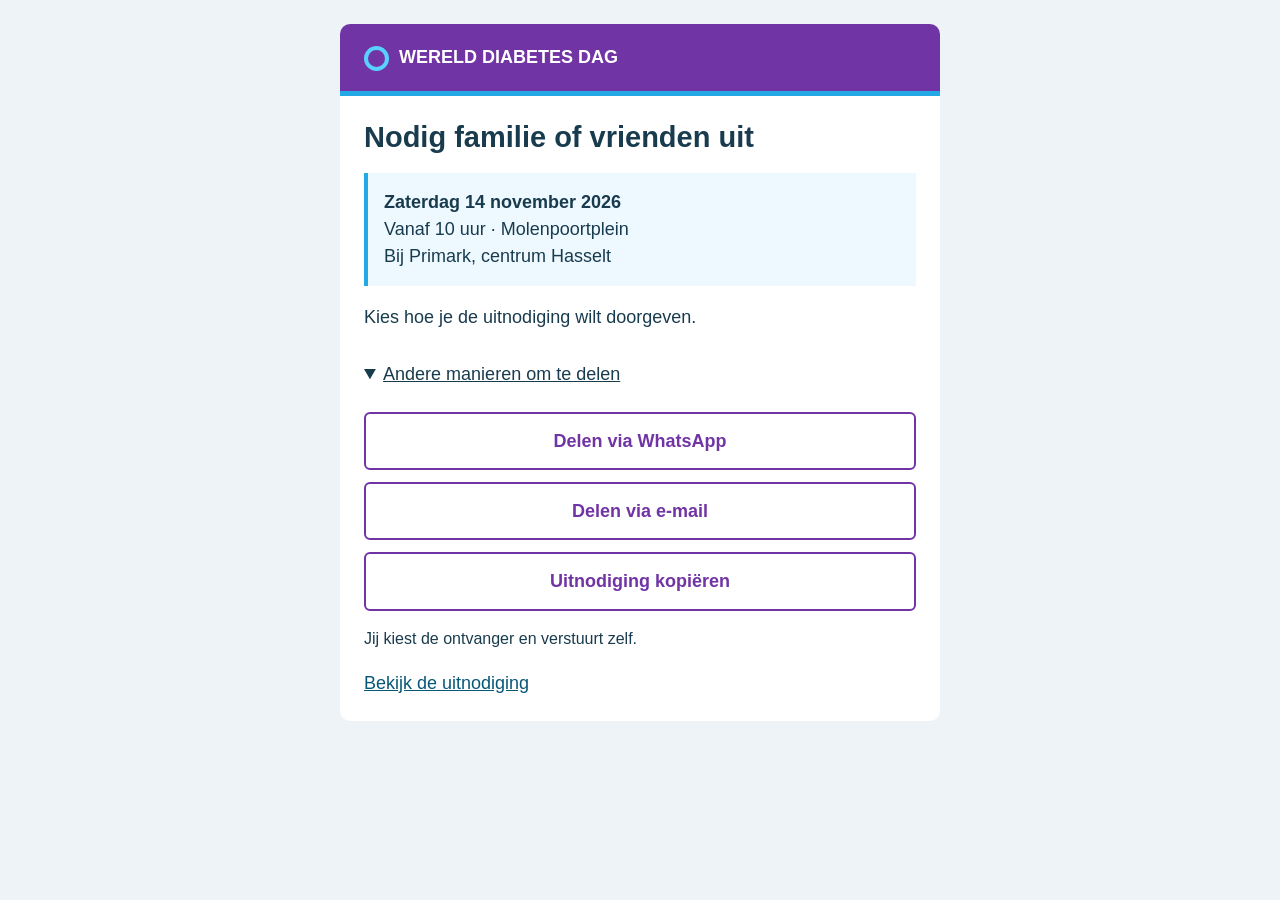
<file: delen.html>
<!doctype html>
<html lang="nl"><head><meta charset="utf-8"><meta name="viewport" content="width=device-width, initial-scale=1"><title>Deel Wereld Diabetes Dag in Hasselt</title>
<style>
*{box-sizing:border-box}body{margin:0;background:#edf3f6;color:#193b4e;font:18px/1.5 Arial,sans-serif}main{max-width:600px;margin:24px auto;background:white;border-radius:10px;overflow:hidden}header{padding:20px 24px;background:#7134a5;color:white;border-bottom:5px solid #23a9e4;font-weight:bold}header span{display:inline-block;width:25px;height:25px;border:4px solid #59d1ff;border-radius:50%;vertical-align:middle;margin-right:10px}.content{padding:24px}h1{font-size:29px;line-height:1.2;margin:0 0 18px}p{margin:0 0 18px}.event{padding:16px;background:#eef9ff;border-left:4px solid #23a9e4}.button{display:block;width:100%;padding:15px 18px;margin:12px 0;border:2px solid #7134a5;border-radius:6px;font:700 18px/1.35 Arial,sans-serif;text-align:center;cursor:pointer;background:#7134a5;color:white;text-decoration:none}.secondary{background:white;color:#7134a5}a{color:#075778}a:focus-visible,button:focus-visible,summary:focus-visible{outline:3px solid #135574;outline-offset:3px}summary{cursor:pointer;padding:12px 0;min-height:48px;text-decoration:underline}small{font-size:16px}#status{font-size:16px;margin:14px 0}textarea{width:100%;min-height:200px;font:16px/1.5 Arial,sans-serif;padding:12px}details{margin-top:12px}[hidden]{display:none!important}@media(max-width:620px){main{margin:8px}.content{padding:20px}header{padding:17px 20px}h1{font-size:27px}}
</style></head><body><main>
<header><span aria-hidden="true"></span>WERELD DIABETES DAG</header>
<div class="content"><h1>Nodig familie of vrienden uit</h1>
<p class="event"><strong>Zaterdag 14 november 2026</strong><br>Vanaf 10 uur · Molenpoortplein<br>Bij Primark, centrum Hasselt</p>
<p id="instructions">Kies hoe je de uitnodiging wilt doorgeven.</p>
<button type="button" class="button" id="native" hidden>Delen met familie of vrienden</button>
<details id="alternatives" open><summary>Andere manieren om te delen</summary>
<a class="button secondary" id="whatsapp" href="https://wa.me/" target="_blank" rel="noopener">Delen via WhatsApp</a>
<a class="button secondary" id="email" href="mailto:?subject=Op%2014%20november%20in%20Hasselt%3F%20Kom%20even%20langs%21&amp;body=Dag%2C%0D%0A%0D%0AEen%20dagje%20winkelen%20of%20op%20stap%20in%20Hasselt%3F%20Deze%20uitnodiging%20is%20misschien%20iets%20voor%20jou%21%0D%0A%0D%0AWERELD%20DIABETES%20DAG%0D%0AZaterdag%2014%20november%202026%20%C2%B7%20vanaf%2010%20uur%0D%0AMolenpoortplein%2C%20bij%20Primark%20in%20centrum%20Hasselt%0D%0A%0D%0ADiabetes%20Liga%20Midden-Limburg%20verwelkomt%20je%20aan%20haar%20infostand.%0D%0A%0D%0A8%20korte%20vragen.%20Ongeveer%201%20minuut.%0D%0AOntdek%20je%20risico%20op%20type%202%20diabetes%3A%20op%20papier%20of%20met%20je%20eigen%20gsm.%20Je%20kunt%20er%20ook%20terecht%20voor%20diabetesinformatie.%0D%0A%0D%0ABreng%20gerust%20familie%20of%20vrienden%20mee.%20Iedereen%20welkom%21%0D%0A%0D%0AMisschien%20tot%20dan%21">Delen via e-mail</a>
<button type="button" class="button secondary" id="copy" hidden>Uitnodiging kopiëren</button>
</details><p id="status" role="status" aria-live="polite"></p>
<div id="manual" hidden><label for="message">Selecteer en kopieer de uitnodiging:</label><textarea id="message" readonly></textarea></div>
<noscript><p>Gebruik de e-mailknop hierboven, of stuur de nieuwsbrief gewoon door.</p><style>#whatsapp{display:none}</style></noscript>
<p><small>Jij kiest de ontvanger en verstuurt zelf.</small></p>
<a href="nieuwsbrief.html">Bekijk de uitnodiging</a>
</div></main>
<script>
const title="Op 14 november in Hasselt? Kom even langs!";
const text="Dag,\r\n\r\nEen dagje winkelen of op stap in Hasselt? Deze uitnodiging is misschien iets voor jou!\r\n\r\nWERELD DIABETES DAG\r\nZaterdag 14 november 2026 · vanaf 10 uur\r\nMolenpoortplein, bij Primark in centrum Hasselt\r\n\r\nDiabetes Liga Midden-Limburg verwelkomt je aan haar infostand.\r\n\r\n8 korte vragen. Ongeveer 1 minuut.\r\nOntdek je risico op type 2 diabetes: op papier of met je eigen gsm. Je kunt er ook terecht voor diabetesinformatie.\r\n\r\nBreng gerust familie of vrienden mee. Iedereen welkom!";
// Een lokale voorvertoning deelt geen onbereikbaar localhost-adres.
const published=location.protocol==='https:'&&location.hostname==='fredje4711.github.io';
const url=published?new URL('nieuwsbrief.html',location.href).href:'';
const message=text+(url?'\r\n\r\nBekijk de uitnodiging met foto:\r\n'+url:'')+'\r\n\r\nMisschien tot dan!';
const data={title,text:text+'\r\n\r\nMisschien tot dan!',...(url?{url}:{})};
const native=document.getElementById('native');
const alternatives=document.getElementById('alternatives');
const status=document.getElementById('status');
document.getElementById('whatsapp').href='https://wa.me/?text='+encodeURIComponent(message);
document.getElementById('email').href='mailto:?subject='+encodeURIComponent(title)+'&body='+encodeURIComponent(message);
document.getElementById('message').value=message;
document.getElementById('copy').hidden=false;
if(typeof navigator.share==='function'){
 native.hidden=false;alternatives.open=false;
 document.getElementById('instructions').textContent='Tik op de knop. Kies daarna bijvoorbeeld WhatsApp, een bericht of e-mail.';
}
native.addEventListener('click',async()=>{
 status.textContent='';
 try{await navigator.share(data)}catch(error){
  if(error.name==='AbortError')return;
  alternatives.open=true;status.textContent='Het deelmenu kon niet openen. Kies hieronder WhatsApp, e-mail of kopiëren.';
 }
});
document.getElementById('copy').addEventListener('click',async()=>{
 try{await navigator.clipboard.writeText(message);status.textContent='Uitnodiging gekopieerd. Open een bericht aan je familie of vrienden en kies Plakken.'}
 catch(error){document.getElementById('manual').hidden=false;document.getElementById('message').focus();document.getElementById('message').select();status.textContent='Houd de geselecteerde tekst ingedrukt en kies Kopiëren.'}
});
</script></body></html>
</file>
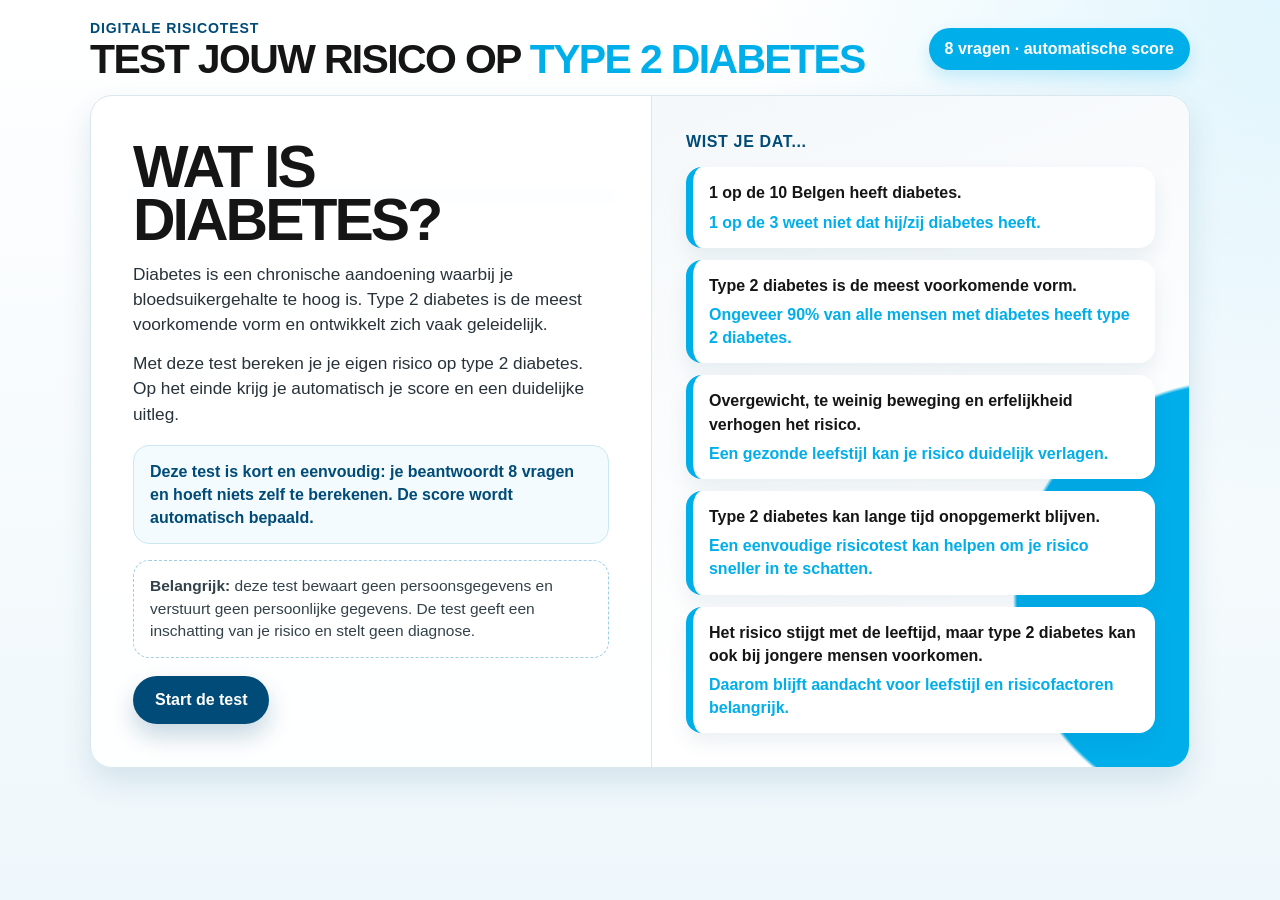
<file: digitale_risicotest_type2_diabetes.html>
<!DOCTYPE html>
<html lang="nl-BE">
<head>
  <meta charset="UTF-8" />
  <meta name="viewport" content="width=device-width, initial-scale=1.0" />
  <title>Test jouw risico op type 2 diabetes</title>
  <style>
    :root {
      --blue: #00aeea;
      --blue-dark: #004b78;
      --blue-deep: #003f66;
      --black: #151515;
      --text: #1f2a33;
      --muted: #5c6b73;
      --light: #f2f7fa;
      --panel: #ffffff;
      --border: #d9e8ef;
      --green: #9cc915;
      --yellow: #ffc20e;
      --orange: #f28c00;
      --red: #ed1c24;
      --shadow: 0 14px 30px rgba(0, 75, 120, 0.12);
      --radius: 22px;
    }

    * { box-sizing: border-box; }
    html { scroll-behavior: smooth; }

    body {
      margin: 0;
      font-family: Arial, Helvetica, sans-serif;
      color: var(--text);
      background:
        radial-gradient(circle at top right, rgba(0, 174, 234, 0.12), transparent 34%),
        linear-gradient(180deg, #ffffff 0%, #eef7fb 100%);
      min-height: 100vh;
      line-height: 1.45;
    }

    .app-shell {
      width: min(1100px, calc(100% - 28px));
      margin: 0 auto;
      padding: 18px 0 34px;
    }

    .topbar {
      display: flex;
      justify-content: space-between;
      gap: 18px;
      align-items: center;
      margin-bottom: 16px;
    }

    .brand-block {
      display: flex;
      flex-direction: column;
      gap: 2px;
    }

    .brand-small {
      color: var(--blue-dark);
      font-size: 0.88rem;
      font-weight: 800;
      letter-spacing: 0.06em;
      text-transform: uppercase;
    }

    .brand-title {
      color: var(--black);
      font-size: clamp(1.45rem, 3.2vw, 2.65rem);
      line-height: 0.95;
      font-weight: 900;
      text-transform: uppercase;
      letter-spacing: -0.04em;
    }

    .brand-title span { color: var(--blue); }

    .pill {
      display: inline-flex;
      align-items: center;
      justify-content: center;
      min-height: 42px;
      padding: 9px 16px;
      border-radius: 999px;
      background: var(--blue);
      color: white;
      font-weight: 800;
      white-space: nowrap;
      box-shadow: 0 8px 18px rgba(0, 174, 234, 0.2);
    }

    .card {
      background: rgba(255, 255, 255, 0.96);
      border: 1px solid var(--border);
      border-radius: var(--radius);
      box-shadow: var(--shadow);
      overflow: hidden;
    }

    .hero {
      display: grid;
      grid-template-columns: 1.02fr 0.98fr;
      min-height: 480px;
    }

    .hero-copy {
      padding: clamp(22px, 4vw, 42px);
    }

    .headline-accent {
      display: inline-block;
      position: relative;
      margin: 2px 0 16px;
      font-weight: 900;
      text-transform: uppercase;
      font-size: clamp(1.9rem, 4.6vw, 4rem);
      line-height: 0.9;
      letter-spacing: -0.05em;
      color: var(--black);
    }

    .headline-accent::before {
      content: "";
      position: absolute;
      left: -0.06em;
      right: -0.08em;
      top: 44%;
      height: 0.28em;
      background: rgba(0, 174, 234, 0.14);
      z-index: -1;
    }

    .lead {
      font-size: clamp(1rem, 1.35vw, 1.12rem);
      color: #27323a;
      max-width: 620px;
      margin: 0 0 14px;
    }

    .simple-highlight {
      margin: 18px 0 16px;
      padding: 14px 16px;
      border-radius: 16px;
      background: #f3fbff;
      border: 1px solid #c9e8f2;
      color: var(--blue-dark);
      font-weight: 800;
      max-width: 560px;
    }

    .start-note {
      margin: 0 0 16px;
      color: #31414a;
      font-size: 1rem;
    }

    .notice {
      background: #fff;
      border: 1px dashed #9ecfe2;
      border-radius: 16px;
      padding: 14px 16px;
      color: #33424a;
      font-size: 0.97rem;
      max-width: 620px;
    }

    .actions {
      display: flex;
      gap: 12px;
      flex-wrap: wrap;
      align-items: center;
      margin-top: 18px;
    }

    button { font: inherit; }

    .btn {
      border: 0;
      border-radius: 999px;
      min-height: 48px;
      padding: 12px 22px;
      font-weight: 900;
      cursor: pointer;
      transition: transform 0.16s ease, box-shadow 0.16s ease, background 0.16s ease;
    }

    .btn:focus-visible,
    input:focus-visible,
    select:focus-visible,
    .option-card:focus-visible {
      outline: 4px solid rgba(0, 174, 234, 0.35);
      outline-offset: 3px;
    }

    .btn-primary {
      background: var(--blue-dark);
      color: white;
      box-shadow: 0 12px 24px rgba(0, 75, 120, 0.22);
    }

    .btn-primary:hover { background: var(--blue-deep); transform: translateY(-1px); }
    .btn-secondary { background: #e7f4f9; color: var(--blue-dark); border: 1px solid #c2e3ef; }
    .btn-secondary:hover { background: #d9eef6; }

    .hero-side {
      background:
        radial-gradient(circle at 108% 75%, var(--blue) 0 28%, transparent 28.5%),
        linear-gradient(160deg, #f4f8fa 0%, #ffffff 72%);
      border-left: 1px solid var(--border);
      padding: clamp(20px, 3.5vw, 34px);
      display: flex;
      flex-direction: column;
      justify-content: center;
      gap: 12px;
    }

    .side-title {
      color: var(--blue-dark);
      font-weight: 900;
      font-size: 1rem;
      text-transform: uppercase;
      letter-spacing: 0.04em;
      margin: 0 0 2px;
    }

    .fact-box {
      background: white;
      border-left: 7px solid var(--blue);
      border-radius: 16px;
      padding: 14px 16px;
      box-shadow: 0 10px 20px rgba(0, 75, 120, 0.08);
      font-weight: 800;
      color: var(--black);
    }

    .fact-box strong {
      display: block;
      color: var(--blue);
      margin-top: 6px;
    }

    .test-card { display: none; }
    .test-card.active { display: block; }

    .test-header {
      padding: 20px clamp(18px, 4vw, 34px) 16px;
      border-bottom: 1px solid var(--border);
      background: linear-gradient(90deg, #ffffff 0%, #f2fbff 100%);
    }

    .progress-row {
      display: flex;
      align-items: center;
      justify-content: space-between;
      gap: 14px;
      margin-bottom: 12px;
      color: var(--blue-dark);
      font-weight: 900;
    }

    .progress-track {
      height: 13px;
      border-radius: 999px;
      background: #d9edf5;
      overflow: hidden;
      border: 1px solid #c6e3ee;
    }

    .progress-fill {
      width: 0%;
      height: 100%;
      border-radius: inherit;
      background: linear-gradient(90deg, var(--blue), var(--blue-dark));
      transition: width 0.25s ease;
    }

    .question-body { padding: clamp(20px, 4vw, 34px); }
    .question-kicker {
      color: var(--blue);
      font-size: 1.03rem;
      line-height: 1.2;
      font-weight: 900;
      text-transform: uppercase;
      margin-bottom: 4px;
    }

    .question-title {
      color: var(--blue-dark);
      font-weight: 900;
      font-size: clamp(1.2rem, 2.5vw, 1.85rem);
      line-height: 1.15;
      margin: 0 0 14px;
    }

    .helper {
      color: var(--muted);
      margin: -2px 0 18px;
      max-width: 760px;
    }

    .options { display: grid; gap: 10px; }

    .option-card {
      display: grid;
      grid-template-columns: 28px 1fr auto;
      gap: 12px;
      align-items: center;
      border: 2px solid var(--border);
      border-radius: 16px;
      padding: 13px 14px;
      background: #fff;
      cursor: pointer;
      transition: border-color 0.16s ease, background 0.16s ease, transform 0.16s ease;
      min-height: 58px;
    }

    .option-card:hover { border-color: #99d7eb; background: #f7fdff; }
    .option-card input {
      width: 21px; height: 21px; accent-color: var(--blue-dark); margin: 0;
    }
    .option-card.selected {
      border-color: var(--blue);
      background: #eefdff;
      transform: translateY(-1px);
    }

    .points { color: var(--blue); font-weight: 900; white-space: nowrap; }

    .form-grid {
      display: grid;
      grid-template-columns: repeat(2, minmax(0, 1fr));
      gap: 14px;
      max-width: 760px;
    }

    .field { display: flex; flex-direction: column; gap: 7px; }
    .field label { font-weight: 900; color: var(--blue-dark); }
    .field input, .field select {
      width: 100%; min-height: 50px; border: 2px solid var(--border); border-radius: 14px;
      padding: 10px 14px; font-size: 1.05rem; background: white; color: var(--text);
    }

    .auto-panel {
      margin-top: 16px;
      max-width: 760px;
      border-radius: 16px;
      padding: 14px 16px;
      background: #f2fbff;
      border: 1px solid #c4e5f1;
      color: var(--blue-dark);
      font-weight: 800;
    }

    .auto-panel.error { color: #7a1b1f; background: #fff0f1; border-color: #f4c0c5; }

    .waist-visual {
      display: grid;
      grid-template-columns: 1fr 120px;
      gap: 18px;
      align-items: center;
      max-width: 800px;
    }

    .simple-person {
      width: 105px; height: 145px; margin: 0 auto; position: relative;
    }

    .simple-person::before {
      content: ""; position: absolute; left: 36px; top: 4px; width: 32px; height: 32px;
      background: #cceaf5; border: 3px solid #6aaed0; border-radius: 50%;
    }

    .simple-person::after {
      content: ""; position: absolute; left: 29px; top: 42px; width: 46px; height: 80px;
      border: 4px solid #6aaed0; border-radius: 28px 28px 22px 22px; background: rgba(0,174,234,0.10);
    }

    .waist-line {
      position: absolute; left: 16px; right: 16px; top: 81px; height: 6px; background: var(--blue);
      border-radius: 999px; z-index: 2; box-shadow: 0 0 0 4px rgba(0,174,234,0.13);
    }

    .nav-row {
      display: flex; justify-content: space-between; gap: 12px; padding: 18px clamp(18px, 4vw, 34px);
      border-top: 1px solid var(--border); background: #fbfdfe;
    }

    .validation {
      display: none; margin-top: 14px; padding: 12px 14px; background: #fff0f1; border: 1px solid #f3c4c9;
      color: #7a1b1f; border-radius: 14px; font-weight: 800; max-width: 760px;
    }

    .validation.show { display: block; }

    .result-layout {
      display: grid; grid-template-columns: 0.92fr 1.08fr; gap: 22px; padding: clamp(20px, 4vw, 34px);
    }

    .score-card {
      background: #f7fbfd; border: 1px solid var(--border); border-radius: 20px; padding: 20px;
    }

    .score-card .brand-small {
      display: inline-flex;
      align-items: center;
      min-height: 34px;
      padding: 7px 13px;
      border-radius: 999px;
      background: var(--blue);
      color: #ffffff;
      font-size: 0.98rem;
      letter-spacing: 0.04em;
      box-shadow: 0 8px 18px rgba(0, 174, 234, 0.18);
    }

    .score-number {
      display: inline-flex;
      align-items: flex-end;
      gap: 8px;
      margin: 8px 0 8px;
      padding: 10px 18px 12px;
      border-radius: 20px;
      background: #ffffff;
      border: 2px solid #c9e8f2;
      box-shadow: 0 10px 22px rgba(0, 75, 120, 0.10);
      font-size: clamp(5.2rem, 12vw, 8.4rem);
      font-weight: 900;
      color: var(--blue);
      line-height: 0.82;
      letter-spacing: -0.08em;
    }
    .score-number span:last-child {
      font-size: clamp(1.45rem, 2.6vw, 2rem);
      color: var(--blue-dark);
      letter-spacing: 0;
      margin-left: 0;
      padding-bottom: 8px;
    }
    .result-date {
      display: inline-flex;
      align-items: center;
      margin: 2px 0 12px;
      padding: 7px 12px;
      border-radius: 999px;
      background: #e7f4f9;
      border: 1px solid #c2e3ef;
      color: var(--blue-dark);
      font-weight: 900;
      font-size: 0.98rem;
    }

    .risk-title {
      margin: 14px 0 10px; color: var(--black); font-size: clamp(1.35rem, 2.8vw, 2rem);
      font-weight: 900; line-height: 1.05; text-transform: uppercase;
    }
    .risk-subtitle { color: var(--blue-dark); font-weight: 900; margin-bottom: 12px; }
    .risk-text { font-size: 1.02rem; margin: 0; }

    .scorebar-wrap { margin-top: 22px; }
    .scorebar-labels {
      display: flex; justify-content: space-between; color: var(--blue-dark); font-weight: 900; font-size: 0.92rem; margin-bottom: 8px;
    }
    .scorebar {
      position: relative; height: 38px; border-radius: 999px; overflow: hidden; display: grid;
      grid-template-columns: 7fr 5fr 15fr; border: 2px solid white;
      box-shadow: inset 0 0 0 1px rgba(0,0,0,0.08), 0 8px 20px rgba(0, 75, 120, 0.12);
    }
    .scorebar > div:nth-child(1) { background: linear-gradient(90deg, var(--green), #cbd900); }
    .scorebar > div:nth-child(2) { background: linear-gradient(90deg, var(--yellow), var(--orange)); }
    .scorebar > div:nth-child(3) { background: linear-gradient(90deg, #f36b19, var(--red)); }
    .marker {
      position: absolute; top: -8px; width: 4px; height: 54px; background: var(--blue-dark); border-radius: 999px;
      left: 0%; transform: translateX(-50%); box-shadow: 0 0 0 4px rgba(255,255,255,0.75);
    }

    .scorebar-zones {
      display: grid;
      grid-template-columns: 7fr 5fr 15fr;
      gap: 8px;
      margin-top: 10px;
      color: var(--blue-dark);
      font-size: 0.9rem;
      line-height: 1.2;
    }

    .scorebar-zones div {
      padding: 8px 9px;
      border-radius: 12px;
      background: #ffffff;
      border: 1px solid #d9e8ef;
    }

    .scorebar-zones strong {
      display: block;
      font-weight: 900;
      margin-bottom: 2px;
    }

    .scorebar-zones span {
      display: block;
      font-weight: 800;
    }

    .breakdown {
      background: white; border: 1px solid var(--border); border-radius: 20px; padding: 20px;
    }
    .breakdown h3 { color: var(--blue-dark); margin: 0 0 12px; font-size: 1.2rem; }
    .breakdown-list { display: grid; gap: 8px; margin: 0; padding: 0; list-style: none; }
    .breakdown-list li {
      display: flex; justify-content: space-between; gap: 12px; border-bottom: 1px solid #e6f0f4; padding: 7px 0;
    }
    .breakdown-list strong { color: var(--blue-dark); white-space: nowrap; }

    .advice-grid {
      display: grid; grid-template-columns: repeat(2, minmax(0, 1fr)); gap: 12px; margin-top: 16px;
    }
    .advice {
      background: #f2fbff; border: 1px solid #c6e5f1; border-radius: 16px; padding: 14px 15px;
    }
    .advice h4 {
      color: var(--blue); margin: 0 0 5px; font-size: 0.98rem; text-transform: uppercase; line-height: 1.1;
    }

    .email-service {
      margin-top: 14px;
      padding: 14px 16px;
      border-radius: 16px;
      background: #f2fbff;
      border: 1px solid #c6e5f1;
      color: #31414a;
    }

    .email-toggle,
    .consent-line {
      display: grid;
      grid-template-columns: 22px 1fr;
      gap: 10px;
      align-items: start;
      font-weight: 800;
      color: var(--blue-dark);
      cursor: pointer;
    }

    .email-toggle input,
    .consent-line input {
      width: 18px;
      height: 18px;
      margin-top: 3px;
      accent-color: var(--blue-dark);
    }

    .email-service-fields {
      margin-top: 12px;
      padding-top: 12px;
      border-top: 1px solid #c6e5f1;
    }

    .email-service-fields p {
      margin: 0 0 10px;
      font-size: 0.95rem;
      color: #3e4b52;
    }

    .email-small-note {
      font-size: 0.9rem !important;
      color: #5c6b73 !important;
    }

    .email-form-grid {
      display: grid;
      grid-template-columns: 1fr;
      gap: 12px;
      margin-bottom: 12px;
    }

    .filename-box {
      margin-top: 12px;
      padding: 10px 12px;
      border-radius: 12px;
      background: #ffffff;
      border: 1px solid #c6e5f1;
      color: var(--blue-dark);
      font-size: 0.92rem;
      line-height: 1.35;
    }

    .filename-box span {
      display: block;
      font-weight: 800;
      margin-bottom: 4px;
    }

    .filename-box strong {
      display: block;
      word-break: break-word;
      color: var(--blue-dark);
      font-weight: 900;
    }

    .email-validation {
      min-height: 1.2em;
      margin-top: 10px;
      color: #7a1b1f;
      font-weight: 800;
      font-size: 0.92rem;
    }

    .email-print-info {
      margin-top: 12px;
      padding: 12px 14px;
      border-radius: 14px;
      background: #ffffff;
      border: 1px dashed #9ecfe2;
      color: var(--blue-dark);
      font-size: 0.95rem;
      line-height: 1.4;
    }

    .footer-note {
      margin-top: 18px; padding: 14px 16px; border-radius: 16px; background: #fff;
      border: 1px dashed #b8d9e7; color: #3e4b52; font-size: 0.95rem;
    }

    @media (max-width: 900px) {
      .app-shell { width: min(100% - 18px, 720px); padding-top: 14px; }
      .topbar { align-items: flex-start; flex-direction: column; }
      .pill { white-space: normal; text-align: center; }
      .hero { grid-template-columns: 1fr; min-height: unset; }
      .hero-side { border-left: 0; border-top: 1px solid var(--border); }
      .form-grid, .result-layout, .advice-grid, .waist-visual { grid-template-columns: 1fr; }
      .option-card { grid-template-columns: 28px minmax(0, 1fr) auto; }
      .points { grid-column: auto; justify-self: end; align-self: center; }
      .nav-row { position: sticky; bottom: 0; z-index: 5; }
      .nav-row .btn { flex: 1; padding-inline: 12px; }
      .scorebar { height: 34px; }
      .scorebar-zones {
        grid-template-columns: 1fr;
        gap: 7px;
      }
    }

    @media (max-width: 520px) {
      .app-shell { width: min(100% - 12px, 460px); }
      .hero-copy, .hero-side, .question-body, .test-header, .nav-row, .result-layout {
        padding-left: 15px; padding-right: 15px;
      }
      .actions { flex-direction: column; align-items: stretch; }
      .btn { width: 100%; }
      .progress-row { flex-direction: column; align-items: flex-start; }
      .option-card {
        grid-template-columns: 28px minmax(0, 1fr) auto;
        gap: 10px;
      }
      .points {
        grid-column: auto;
        justify-self: end;
        white-space: nowrap;
      }
      .simple-highlight, .notice, .lead, .start-note { max-width: 100%; }
      .score-number { font-size: 5rem; padding: 10px 14px 12px; }
    }

    @media print {
      * {
        -webkit-print-color-adjust: exact !important;
        print-color-adjust: exact !important;
      }

      @page {
        size: A4 portrait;
        margin: 12mm;
      }

      html,
      body {
        background: #ffffff !important;
      }

      .topbar,
      .nav-row,
      .actions,
      .btn,
      .test-header,
      #startScreen,
      #testScreen {
        display: none !important;
      }

      #resultScreen {
        display: block !important;
      }

      .app-shell {
        width: 100% !important;
        max-width: none !important;
        padding: 0 !important;
        margin: 0 !important;
      }

      .card {
        box-shadow: none !important;
        border: 1px solid var(--border) !important;
        border-radius: 18px !important;
        overflow: visible !important;
        background: #ffffff !important;
      }

      .result-layout {
        display: grid !important;
        grid-template-columns: 0.92fr 1.08fr !important;
        gap: 14px !important;
        padding: 14px !important;
      }

      .score-card,
      .breakdown,
      .advice {
        break-inside: avoid;
        page-break-inside: avoid;
      }

      .score-card {
        background: #f7fbfd !important;
        border: 1px solid var(--border) !important;
        border-radius: 18px !important;
        padding: 16px !important;
      }

      .score-card .brand-small {
        background: var(--blue) !important;
        color: #ffffff !important;
        box-shadow: none !important;
      }

      .score-number {
        background: #ffffff !important;
        border: 2px solid #c9e8f2 !important;
        box-shadow: none !important;
        color: var(--blue) !important;
      }

      .score-number span:last-child {
        color: var(--blue-dark) !important;
      }

      .result-date {
        background: #e7f4f9 !important;
        border: 1px solid #c2e3ef !important;
        color: var(--blue-dark) !important;
      }

      .scorebar {
        height: 34px !important;
        box-shadow: none !important;
      }

      .scorebar-zones {
        display: none !important;
      }

      .footer-note {
        background: #ffffff !important;
        border: 1px dashed #b8d9e7 !important;
      }

      .email-service {
        background: #f2fbff !important;
        border: 1px solid #c6e5f1 !important;
        break-inside: avoid;
        page-break-inside: avoid;
      }

      .email-toggle,
      .email-service-fields,
      .email-validation,
      .filename-box {
        display: none !important;
      }

      .email-print-info:not([hidden]) {
        display: block !important;
        background: #ffffff !important;
        border: 1px dashed #9ecfe2 !important;
        color: var(--blue-dark) !important;
      }

      .email-service.email-service-empty {
        display: none !important;
      }

      .breakdown {
        background: #ffffff !important;
        border: 1px solid var(--border) !important;
        border-radius: 18px !important;
        padding: 16px !important;
      }

      .advice-grid {
        grid-template-columns: repeat(2, minmax(0, 1fr)) !important;
        gap: 10px !important;
        margin-top: 12px !important;
      }

      .advice {
        background: #f2fbff !important;
        border: 1px solid #c6e5f1 !important;
        border-radius: 14px !important;
        padding: 10px 12px !important;
      }
    }
  </style>
</head>
<body>
  <main class="app-shell">
    <header class="topbar" aria-label="Titel digitale diabetesrisicotest">
      <div class="brand-block">
        <div class="brand-small">Digitale risicotest</div>
        <div class="brand-title">Test jouw risico op <span>type 2 diabetes</span></div>
      </div>
      <div class="pill" aria-label="Gebaseerd op de officiële risicotest">8 vragen · automatische score</div>
    </header>

    <section id="startScreen" class="card hero" aria-labelledby="startTitle">
      <div class="hero-copy">
        <h1 id="startTitle" class="headline-accent">Wat is diabetes?</h1>
        <p class="lead">
          Diabetes is een chronische aandoening waarbij je bloedsuikergehalte te hoog is.
          Type 2 diabetes is de meest voorkomende vorm en ontwikkelt zich vaak geleidelijk.
        </p>
        <p class="lead">
          Met deze test bereken je je eigen risico op type 2 diabetes.
          Op het einde krijg je automatisch je score en een duidelijke uitleg.
        </p>
        <div class="simple-highlight">
          Deze test is kort en eenvoudig: je beantwoordt 8 vragen en hoeft niets zelf te berekenen.
          De score wordt automatisch bepaald.
        </div>
        <div class="notice">
          <strong>Belangrijk:</strong> deze test bewaart geen persoonsgegevens en verstuurt geen persoonlijke gegevens. De test geeft een inschatting van je risico en stelt geen diagnose.
        </div>
        <div class="actions">
          <button class="btn btn-primary" type="button" onclick="startTest()">Start de test</button>
        </div>
      </div>

      <aside class="hero-side" aria-label="Korte informatie over type 2 diabetes">
        <h2 class="side-title">Wist je dat...</h2>
        <div class="fact-box">
          1 op de 10 Belgen heeft diabetes.
          <strong>1 op de 3 weet niet dat hij/zij diabetes heeft.</strong>
        </div>
        <div class="fact-box">
          Type 2 diabetes is de meest voorkomende vorm.
          <strong>Ongeveer 90% van alle mensen met diabetes heeft type 2 diabetes.</strong>
        </div>
        <div class="fact-box">
          Overgewicht, te weinig beweging en erfelijkheid verhogen het risico.
          <strong>Een gezonde leefstijl kan je risico duidelijk verlagen.</strong>
        </div>
        <div class="fact-box">
          Type 2 diabetes kan lange tijd onopgemerkt blijven.
          <strong>Een eenvoudige risicotest kan helpen om je risico sneller in te schatten.</strong>
        </div>
        <div class="fact-box">
          Het risico stijgt met de leeftijd, maar type 2 diabetes kan ook bij jongere mensen voorkomen.
          <strong>Daarom blijft aandacht voor leefstijl en risicofactoren belangrijk.</strong>
        </div>
      </aside>
    </section>

    <section id="testScreen" class="card test-card" aria-live="polite">
      <div class="test-header">
        <div class="progress-row">
          <span id="stepLabel">Stap 1 van 8</span>
          <span id="currentPointsLabel">Huidige score: 0 p.</span>
        </div>
        <div class="progress-track" aria-hidden="true">
          <div id="progressFill" class="progress-fill"></div>
        </div>
      </div>

      <form id="riskForm" novalidate>
        <div id="questionContainer"></div>
        <div class="nav-row">
          <button id="prevBtn" class="btn btn-secondary" type="button" onclick="previousQuestion()">Vorige</button>
          <button id="nextBtn" class="btn btn-primary" type="button" onclick="nextQuestion()">Volgende</button>
        </div>
      </form>
    </section>

    <section id="resultScreen" class="card test-card" aria-labelledby="resultTitle">
      <div class="result-layout">
        <div class="score-card">
          <div class="brand-small">Jouw score</div>
          <div class="score-number"><span id="totalScore">0</span><span>p.</span></div>
          <div id="resultDate" class="result-date">Datum test: </div>
          <h2 id="resultTitle" class="risk-title">Resultaat</h2>
          <div id="riskSubtitle" class="risk-subtitle"></div>
          <p id="riskText" class="risk-text"></p>

          <div class="scorebar-wrap" aria-label="Visuele scorebalk">
            <div class="scorebar-labels">
              <span>0</span>
              <span>7</span>
              <span>12</span>
              <span>26</span>
            </div>
            <div class="scorebar">
              <div></div>
              <div></div>
              <div></div>
              <div id="scoreMarker" class="marker" aria-hidden="true"></div>
            </div>
            <div class="scorebar-zones" aria-label="Betekenis van de scorezones">
              <div><strong>0 - 6</strong><span>Weinig risico</span></div>
              <div><strong>7 - 11</strong><span>Licht verhoogd risico</span></div>
              <div><strong>≥ 12</strong><span>Sterk verhoogd risico</span></div>
            </div>
          </div>

          <div class="footer-note">
            Deze test geeft een inschatting van je risico op type 2 diabetes. De test stelt geen diagnose.
            Bij een verhoogde score of twijfel bespreek je het resultaat best met je huisarts of huisapotheker.
          </div>

          <div class="email-service" id="emailServiceBlock">
            <label class="email-toggle">
              <input type="checkbox" id="wantEmailResult" onchange="toggleEmailService()">
              <span>Ik wil mijn resultaat later per e-mail ontvangen.</span>
            </label>

            <div id="emailServiceFields" class="email-service-fields" hidden>
              <p>
                Vul je naam en e-mailadres in. Klik daarna op <strong>Print of bewaar als PDF</strong>
                en kies in het afdrukvenster <strong>Opslaan als PDF</strong>.
              </p>
              <p class="email-small-note">
                Gebruik bij voorkeur de voorgestelde bestandsnaam hieronder. Zo kunnen wij de PDF later correct terugvinden en naar jou mailen.
              </p>

              <div class="email-form-grid">
                <div class="field">
                  <label for="visitorName">Naam</label>
                  <input id="visitorName" type="text" autocomplete="name" placeholder="Voornaam en naam" oninput="updateEmailPrintInfo()">
                </div>
                <div class="field">
                  <label for="visitorEmail">E-mailadres</label>
                  <input id="visitorEmail" type="email" autocomplete="email" placeholder="naam@example.be" oninput="updateEmailPrintInfo()">
                </div>
              </div>

              <label class="consent-line">
                <input type="checkbox" id="visitorConsent" onchange="updateEmailPrintInfo()">
                <span>Ik geef toestemming om dit resultaat tijdelijk te bewaren en later per e-mail te bezorgen.</span>
              </label>

              <div class="filename-box">
                <span>Voorgestelde bestandsnaam:</span>
                <strong id="suggestedFileName">Risicotest_diabetes.pdf</strong>
              </div>

              <div id="emailValidationMsg" class="email-validation" aria-live="polite"></div>
            </div>

            <div id="emailPrintInfo" class="email-print-info" hidden>
              <strong>Aanvraag latere e-mailbezorging</strong><br>
              <span id="emailPrintName"></span><br>
              <span id="emailPrintAddress"></span><br>
              <span id="emailPrintConsent"></span>
            </div>
          </div>

          <div class="actions">
            <button class="btn btn-primary" type="button" onclick="printResult()">Print of bewaar als PDF</button>
            <button class="btn btn-secondary" type="button" onclick="restartTest()">Test opnieuw doen</button>
            <button class="btn btn-secondary" type="button" onclick="goToStart()">Terug naar startpagina</button>
          </div>
        </div>

        <div>
          <div class="breakdown">
            <h3>Overzicht van je punten</h3>
            <ul id="breakdownList" class="breakdown-list"></ul>
          </div>

          <div class="advice-grid" aria-label="Tips om je risico te verminderen">
            <div class="advice">
              <h4>Eet gezond en gevarieerd</h4>
              <p>Neem plantaardige producten als basis voor elke maaltijd. Beperk je inname van dierlijke producten. Drink vooral water.</p>
            </div>
            <div class="advice">
              <h4>Streef naar een gezond lichaamsgewicht</h4>
              <p>Overgewicht? Bij een daling van je lichaamsgewicht met 5%, daalt het diabetesrisico met 30%.</p>
            </div>
            <div class="advice">
              <h4>Beweeg voldoende en vermijd lang stilzitten</h4>
              <p>Met 30 min. lichaamsbeweging per dag vermindert het diabetesrisico met 30%. Elke stap telt.</p>
            </div>
            <div class="advice">
              <h4>Stop met roken</h4>
              <p>Ondanks eventuele gewichtstoename helpt stoppen met roken type 2 diabetes te voorkomen.</p>
            </div>
          </div>
        </div>
      </div>
    </section>
  </main>

  <script>
    const questions = [
      {
        id: "age",
        label: "1. Leeftijd",
        title: "Hoe oud ben je?",
        type: "choice",
        options: [
          { text: "Jonger dan 45 jaar", points: 0 },
          { text: "Tussen 45 en 54 jaar", points: 2 },
          { text: "Tussen 55 en 64 jaar", points: 3 },
          { text: "65 jaar of ouder", points: 4 }
        ]
      },
      {
        id: "bmi",
        label: "2. Gewicht",
        title: "Hoe hoog is je BMI (body mass index)?",
        type: "bmi",
        helper: "Vul je lengte en gewicht in. De test berekent automatisch je BMI en kent automatisch de juiste punten toe."
      },
      {
        id: "waist",
        label: "3. Buikomtrek",
        title: "Wat is je buikomtrek?",
        type: "waist",
        helper: "Meet de buikomtrek op het punt waar je ribben het bekken raken. Meet zonder je buik in te houden en zonder druk uit te oefenen."
      },
      {
        id: "activity",
        label: "4. Beweging",
        title: "Beweeg je dagelijks minstens een half uur (fietsen, wandelen, sporten, ...)?",
        type: "choice",
        options: [
          { text: "Ja", points: 0 },
          { text: "Neen", points: 2 }
        ]
      },
      {
        id: "food",
        label: "5. Gezonde voeding",
        title: "Eet je dagelijks groenten en fruit?",
        type: "choice",
        options: [
          { text: "Ja", points: 0 },
          { text: "Neen", points: 1 }
        ]
      },
      {
        id: "bloodpressure",
        label: "6. Bloeddruk",
        title: "Neem je of heb je ooit geneesmiddelen tegen hoge bloeddruk genomen?",
        type: "choice",
        options: [
          { text: "Ja", points: 2 },
          { text: "Neen", points: 0 }
        ]
      },
      {
        id: "glucose",
        label: "7. Bloedsuikerwaarde",
        title: "Werd er ooit een verhoogde bloedsuikerwaarde bij je vastgesteld?",
        type: "choice",
        helper: "Bv. bij ziekenhuisopname, bij een routinecontrole of zwangerschapsdiabetes.",
        options: [
          { text: "Ja", points: 5 },
          { text: "Neen", points: 0 }
        ]
      },
      {
        id: "heredity",
        label: "8. Erfelijkheid",
        title: "Heb je familieleden met diabetes (type 1 of type 2)?",
        type: "choice",
        options: [
          { text: "Neen", points: 0 },
          { text: "Ja, grootouder(s), oom(s)/tante(s), neven/nichten in de eerste graad, maar geen ouder(s), broer(s), zus(sen) of kind(eren)", points: 3 },
          { text: "Ja, ouder(s), broer(s), zus(sen) of kind(eren)", points: 5 }
        ]
      }
    ];

    let currentQuestion = 0;
    const answers = {};

    function startTest() {
      document.getElementById("startScreen").style.display = "none";
      document.getElementById("testScreen").classList.add("active");
      currentQuestion = 0;
      renderQuestion();
      window.scrollTo({ top: 0, behavior: "smooth" });
    }

    function restartTest() {
      Object.keys(answers).forEach(key => delete answers[key]);
      currentQuestion = 0;
      document.getElementById("resultScreen").classList.remove("active");
      document.getElementById("testScreen").classList.add("active");
      resetEmailServiceFields();
      renderQuestion();
      window.scrollTo({ top: 0, behavior: "smooth" });
    }

    function goToStart() {
      Object.keys(answers).forEach(key => delete answers[key]);
      currentQuestion = 0;
      document.getElementById("resultScreen").classList.remove("active");
      document.getElementById("testScreen").classList.remove("active");
      resetEmailServiceFields();
      document.getElementById("startScreen").style.display = "";
      window.scrollTo({ top: 0, behavior: "smooth" });
    }

    function resetEmailServiceFields() {
      const wantEmail = document.getElementById("wantEmailResult");
      const fields = document.getElementById("emailServiceFields");
      const name = document.getElementById("visitorName");
      const email = document.getElementById("visitorEmail");
      const consent = document.getElementById("visitorConsent");
      const printInfo = document.getElementById("emailPrintInfo");
      const validation = document.getElementById("emailValidationMsg");
      const serviceBlock = document.getElementById("emailServiceBlock");

      if (wantEmail) wantEmail.checked = false;
      if (fields) fields.hidden = true;
      if (name) name.value = "";
      if (email) email.value = "";
      if (consent) consent.checked = false;
      if (printInfo) printInfo.hidden = true;
      if (validation) validation.textContent = "";
      if (serviceBlock) serviceBlock.classList.add("email-service-empty");
      updateSuggestedFileName();
    }

    function renderQuestion() {
      const question = questions[currentQuestion];
      const container = document.getElementById("questionContainer");
      const step = currentQuestion + 1;

      document.getElementById("stepLabel").textContent = `Stap ${step} van ${questions.length}`;
      document.getElementById("progressFill").style.width = `${(step / questions.length) * 100}%`;
      document.getElementById("currentPointsLabel").textContent = `Huidige score: ${calculateTotal()} p.`;
      document.getElementById("prevBtn").style.visibility = currentQuestion === 0 ? "hidden" : "visible";
      document.getElementById("nextBtn").textContent = currentQuestion === questions.length - 1 ? "Toon mijn resultaat" : "Volgende";

      let html = `
        <div class="question-body">
          <div class="question-kicker">${question.label}</div>
          <h2 class="question-title">${question.title}</h2>
          ${question.helper ? `<p class="helper">${question.helper}</p>` : ""}
      `;

      if (question.type === "choice") {
        html += `<div class="options" role="radiogroup" aria-label="${question.title}">`;
        question.options.forEach((option, index) => {
          const checked = answers[question.id]?.index === index ? "checked" : "";
          const selected = checked ? "selected" : "";
          html += `
            <label class="option-card ${selected}">
              <input type="radio" name="${question.id}" value="${index}" ${checked} onchange="selectChoice('${question.id}', ${index})">
              <span>${option.text}</span>
              <span class="points">${option.points} p.</span>
            </label>
          `;
        });
        html += `</div>`;
      }

      if (question.type === "bmi") {
        const height = answers.bmi?.height ?? "";
        const weight = answers.bmi?.weight ?? "";
        html += `
          <div class="form-grid">
            <div class="field">
              <label for="heightInput">Lengte in cm</label>
              <input id="heightInput" type="number" inputmode="decimal" min="100" max="230" value="${height}" placeholder="Bijv. 170" oninput="updateBMI()">
            </div>
            <div class="field">
              <label for="weightInput">Gewicht in kg</label>
              <input id="weightInput" type="number" inputmode="decimal" min="30" max="250" value="${weight}" placeholder="Bijv. 75" oninput="updateBMI()">
            </div>
          </div>
          <div id="bmiPanel" class="auto-panel">Vul je lengte en gewicht in. Je BMI wordt automatisch berekend.</div>
        `;
      }

      if (question.type === "waist") {
        const sex = answers.waist?.sex ?? "";
        const waist = answers.waist?.waist ?? "";
        html += `
          <div class="waist-visual">
            <div class="form-grid">
              <div class="field">
                <label for="sexInput">Kies vrouw of man</label>
                <select id="sexInput" onchange="updateWaist()">
                  <option value="">Maak een keuze</option>
                  <option value="female" ${sex === "female" ? "selected" : ""}>Vrouw</option>
                  <option value="male" ${sex === "male" ? "selected" : ""}>Man</option>
                </select>
              </div>
              <div class="field">
                <label for="waistInput">Buikomtrek in cm</label>
                <input id="waistInput" type="number" inputmode="decimal" min="40" max="180" value="${waist}" placeholder="Bijv. 92" oninput="updateWaist()">
              </div>
            </div>
            <div class="simple-person" aria-hidden="true"><span class="waist-line"></span></div>
          </div>
          <div id="waistPanel" class="auto-panel">Vul je geslacht en buikomtrek in. De score wordt automatisch berekend.</div>
        `;
      }

      html += `<div id="validationMsg" class="validation"></div></div>`;
      container.innerHTML = html;

      if (question.type === "bmi") updateBMI();
      if (question.type === "waist") updateWaist();
      refreshSelectedCards();
    }

    function selectChoice(questionId, optionIndex) {
      const question = questions.find(q => q.id === questionId);
      const option = question.options[optionIndex];
      answers[questionId] = {
        text: option.text,
        points: option.points,
        index: optionIndex
      };
      document.getElementById("currentPointsLabel").textContent = `Huidige score: ${calculateTotal()} p.`;
      refreshSelectedCards();
    }

    function refreshSelectedCards() {
      document.querySelectorAll(".option-card").forEach(card => {
        const input = card.querySelector("input");
        card.classList.toggle("selected", input && input.checked);
      });
    }

    function updateBMI() {
      const heightInput = document.getElementById("heightInput");
      const weightInput = document.getElementById("weightInput");
      const panel = document.getElementById("bmiPanel");
      if (!heightInput || !weightInput || !panel) return;

      const height = parseFloat(heightInput.value.replace(",", "."));
      const weight = parseFloat(weightInput.value.replace(",", "."));

      if (!height || !weight) {
        delete answers.bmi;
        panel.className = "auto-panel";
        panel.textContent = "Vul je lengte en gewicht in. Je BMI wordt automatisch berekend.";
        updateCurrentPoints();
        return;
      }

      if (height < 100 || height > 230 || weight < 30 || weight > 250) {
        delete answers.bmi;
        panel.className = "auto-panel error";
        panel.textContent = "Controleer je lengte en gewicht. Gebruik cm voor lengte en kg voor gewicht.";
        updateCurrentPoints();
        return;
      }

      const bmi = weight / Math.pow(height / 100, 2);
      const rounded = Math.round(bmi * 10) / 10;
      let category;
      let points;

      if (bmi < 25) {
        category = "Lager dan 25";
        points = 0;
      } else if (bmi <= 30) {
        category = "Tussen 25 en 30";
        points = 1;
      } else {
        category = "Meer dan 30";
        points = 3;
      }

      answers.bmi = {
        height,
        weight,
        bmi: rounded,
        text: `${category} — BMI ${rounded.toString().replace(".", ",")}`,
        points
      };

      panel.className = "auto-panel";
      panel.textContent = `Je BMI is ${rounded.toString().replace(".", ",")}. Categorie: ${category}. Voor deze vraag krijg je ${points} ${points === 1 ? "punt" : "punten"}.`;
      updateCurrentPoints();
    }

    function updateWaist() {
      const sexInput = document.getElementById("sexInput");
      const waistInput = document.getElementById("waistInput");
      const panel = document.getElementById("waistPanel");
      if (!sexInput || !waistInput || !panel) return;

      const sex = sexInput.value;
      const waist = parseFloat(waistInput.value.replace(",", "."));

      if (!sex || !waist) {
        delete answers.waist;
        panel.className = "auto-panel";
        panel.textContent = "Vul je geslacht en buikomtrek in. De score wordt automatisch berekend.";
        updateCurrentPoints();
        return;
      }

      if (waist < 40 || waist > 180) {
        delete answers.waist;
        panel.className = "auto-panel error";
        panel.textContent = "Controleer je buikomtrek. Vul de waarde in cm in.";
        updateCurrentPoints();
        return;
      }

      let category;
      let points;

      if (sex === "female") {
        if (waist < 80) {
          category = "< 80 cm";
          points = 0;
        } else if (waist <= 88) {
          category = "80-88 cm";
          points = 3;
        } else {
          category = "> 88 cm";
          points = 4;
        }
      }

      if (sex === "male") {
        if (waist < 94) {
          category = "< 94 cm";
          points = 0;
        } else if (waist <= 102) {
          category = "94-102 cm";
          points = 3;
        } else {
          category = "> 102 cm";
          points = 4;
        }
      }

      const sexText = sex === "female" ? "vrouw" : "man";
      answers.waist = {
        sex,
        waist,
        text: `${sexText}, ${waist} cm — categorie ${category}`,
        points
      };

      panel.className = "auto-panel";
      panel.textContent = `Je buikomtrek valt in categorie ${category}. Voor deze vraag krijg je ${points} ${points === 1 ? "punt" : "punten"}.`;
      updateCurrentPoints();
    }

    function updateCurrentPoints() {
      document.getElementById("currentPointsLabel").textContent = `Huidige score: ${calculateTotal()} p.`;
    }

    function validateCurrentQuestion() {
      const question = questions[currentQuestion];
      const validation = document.getElementById("validationMsg");
      let valid = Boolean(answers[question.id]);

      if (!valid) {
        validation.textContent = getValidationText(question);
        validation.classList.add("show");
        return false;
      }

      validation.classList.remove("show");
      return true;
    }

    function getValidationText(question) {
      if (question.type === "bmi") {
        return "Vul eerst je lengte en gewicht in. Daarna berekenen we automatisch je BMI.";
      }
      if (question.type === "waist") {
        return "Kies eerst vrouw of man en vul je buikomtrek in cm in.";
      }
      return "Kies eerst één van de antwoorden.";
    }

    function nextQuestion() {
      if (!validateCurrentQuestion()) return;
      if (currentQuestion < questions.length - 1) {
        currentQuestion++;
        renderQuestion();
        window.scrollTo({ top: 0, behavior: "smooth" });
      } else {
        showResult();
      }
    }

    function previousQuestion() {
      if (currentQuestion > 0) {
        currentQuestion--;
        renderQuestion();
        window.scrollTo({ top: 0, behavior: "smooth" });
      }
    }

    function calculateTotal() {
      return Object.values(answers).reduce((sum, answer) => sum + (answer.points || 0), 0);
    }

    function showResult() {
      const total = calculateTotal();
      const result = getResult(total);

      document.getElementById("testScreen").classList.remove("active");
      document.getElementById("resultScreen").classList.add("active");
      document.getElementById("totalScore").textContent = total;
      document.getElementById("resultTitle").textContent = result.title;
      document.getElementById("riskSubtitle").textContent = result.subtitle;
      document.getElementById("riskText").textContent = result.text;

      const today = new Date();
      const formattedDate = today.toLocaleDateString("nl-BE", {
        day: "2-digit",
        month: "2-digit",
        year: "numeric"
      });
      document.getElementById("resultDate").textContent = `Datum test: ${formattedDate}`;

      resetEmailServiceFields();

      const markerPosition = Math.max(0, Math.min(100, (total / 26) * 100));
      document.getElementById("scoreMarker").style.left = `${markerPosition}%`;

      const list = document.getElementById("breakdownList");
      list.innerHTML = questions.map(q => {
        const answer = answers[q.id];
        return `<li><span>${q.label.replace(/^\d+\.\s*/, "")}: ${answer.text}</span><strong>${answer.points} p.</strong></li>`;
      }).join("");

      window.scrollTo({ top: 0, behavior: "smooth" });
    }

    function sanitizeFilePart(value) {
      return (value || "")
        .normalize("NFD").replace(/[\u0300-\u036f]/g, "")
        .replace(/[^a-zA-Z0-9_-]+/g, "_")
        .replace(/^_+|_+$/g, "")
        .substring(0, 40);
    }

    function getDateTimeFilePart() {
      const now = new Date();
      const y = now.getFullYear();
      const m = String(now.getMonth() + 1).padStart(2, "0");
      const d = String(now.getDate()).padStart(2, "0");
      const h = String(now.getHours()).padStart(2, "0");
      const min = String(now.getMinutes()).padStart(2, "0");
      return `${y}-${m}-${d}_${h}${min}`;
    }

    function getSuggestedFileName() {
      const name = sanitizeFilePart(document.getElementById("visitorName")?.value.trim() || "");
      const base = name ? `Risicotest_diabetes_${getDateTimeFilePart()}_${name}` : `Risicotest_diabetes_${getDateTimeFilePart()}`;
      return `${base}.pdf`;
    }

    function updateSuggestedFileName() {
      const target = document.getElementById("suggestedFileName");
      if (target) target.textContent = getSuggestedFileName();
    }

    function toggleEmailService() {
      const checkbox = document.getElementById("wantEmailResult");
      const fields = document.getElementById("emailServiceFields");
      const validation = document.getElementById("emailValidationMsg");

      if (!checkbox || !fields) return;

      fields.hidden = !checkbox.checked;

      if (!checkbox.checked) {
        document.getElementById("visitorName").value = "";
        document.getElementById("visitorEmail").value = "";
        document.getElementById("visitorConsent").checked = false;
        document.getElementById("emailPrintInfo").hidden = true;
        document.getElementById("emailServiceBlock").classList.add("email-service-empty");
        if (validation) validation.textContent = "";
      } else {
        document.getElementById("emailServiceBlock").classList.add("email-service-empty");
      }

      updateSuggestedFileName();
      updateEmailPrintInfo();
    }

    function isValidEmail(email) {
      return /^[^\s@]+@[^\s@]+\.[^\s@]+$/.test(email);
    }

    function updateEmailPrintInfo() {
      const wantEmail = document.getElementById("wantEmailResult")?.checked;
      const name = document.getElementById("visitorName")?.value.trim() || "";
      const email = document.getElementById("visitorEmail")?.value.trim() || "";
      const consent = document.getElementById("visitorConsent")?.checked;
      const printInfo = document.getElementById("emailPrintInfo");
      const serviceBlock = document.getElementById("emailServiceBlock");
      const validation = document.getElementById("emailValidationMsg");

      updateSuggestedFileName();

      if (!printInfo || !serviceBlock) return;

      if (!wantEmail) {
        printInfo.hidden = true;
        serviceBlock.classList.add("email-service-empty");
        if (validation) validation.textContent = "";
        return;
      }

      const complete = name && isValidEmail(email) && consent;

      if (complete) {
        document.getElementById("emailPrintName").textContent = `Naam: ${name}`;
        document.getElementById("emailPrintAddress").textContent = `E-mailadres voor toezending: ${email}`;
        document.getElementById("emailPrintConsent").textContent = "Toestemming: resultaat mag tijdelijk bewaard worden om later per e-mail te bezorgen.";
        printInfo.hidden = false;
        serviceBlock.classList.remove("email-service-empty");
        if (validation) validation.textContent = "";
      } else {
        printInfo.hidden = true;
        serviceBlock.classList.add("email-service-empty");
      }
    }

    function printResult() {
      const wantEmail = document.getElementById("wantEmailResult")?.checked;

      if (wantEmail) {
        const name = document.getElementById("visitorName").value.trim();
        const email = document.getElementById("visitorEmail").value.trim();
        const consent = document.getElementById("visitorConsent").checked;
        const validation = document.getElementById("emailValidationMsg");

        if (!name) {
          validation.textContent = "Vul eerst je naam in, of vink de optie voor e-mailbezorging uit.";
          return;
        }

        if (!isValidEmail(email)) {
          validation.textContent = "Vul eerst een geldig e-mailadres in, of vink de optie voor e-mailbezorging uit.";
          return;
        }

        if (!consent) {
          validation.textContent = "Vink eerst de toestemming aan, of vink de optie voor e-mailbezorging uit.";
          return;
        }

        updateEmailPrintInfo();
      }

      const originalTitle = document.title;
const printTitle = getSuggestedFileName().replace(/\.pdf$/i, "");

document.title = printTitle;

try {
  window.parent.postMessage({
    type: "DLML_RISICOTEST_PRINT_TITLE",
    title: printTitle
  }, "*");
} catch (e) {}

setTimeout(function() {
  window.print();

  setTimeout(function() {
    document.title = originalTitle;

    try {
      window.parent.postMessage({
        type: "DLML_RISICOTEST_RESTORE_TITLE"
      }, "*");
    } catch (e) {}
  }, 1000);
}, 200);
    }

    function getResult(score) {
      if (score <= 6) {
        return {
          title: "Weinig risico",
          subtitle: "0 - 6 punten",
          text: "Je hebt weinig risico op type 2 diabetes. Eet gezond, beweeg voldoende en houd een gezond gewicht aan. Doe deze test om de 3 jaar opnieuw."
        };
      }
      if (score <= 11) {
        return {
          title: "Licht verhoogd risico",
          subtitle: "7 - 11 punten",
          text: "Je hebt een licht verhoogd risico op type 2 diabetes. Eet gezond, beweeg voldoende, vermijd lang stilzitten en vermager 5% indien je BMI ≥ 25 is. Doe deze test om de 3 jaar opnieuw."
        };
      }
      return {
        title: "Sterk verhoogd risico",
        subtitle: "≥ 12 punten",
        text: "Je hebt een sterk verhoogd risico op type 2 diabetes. Ga naar je huisarts voor een nuchtere bloedafname en bespreek ook andere risicofactoren zoals roken, overgewicht en bloeddruk."
      };
    }
  </script>
</body>
</html>
</file>
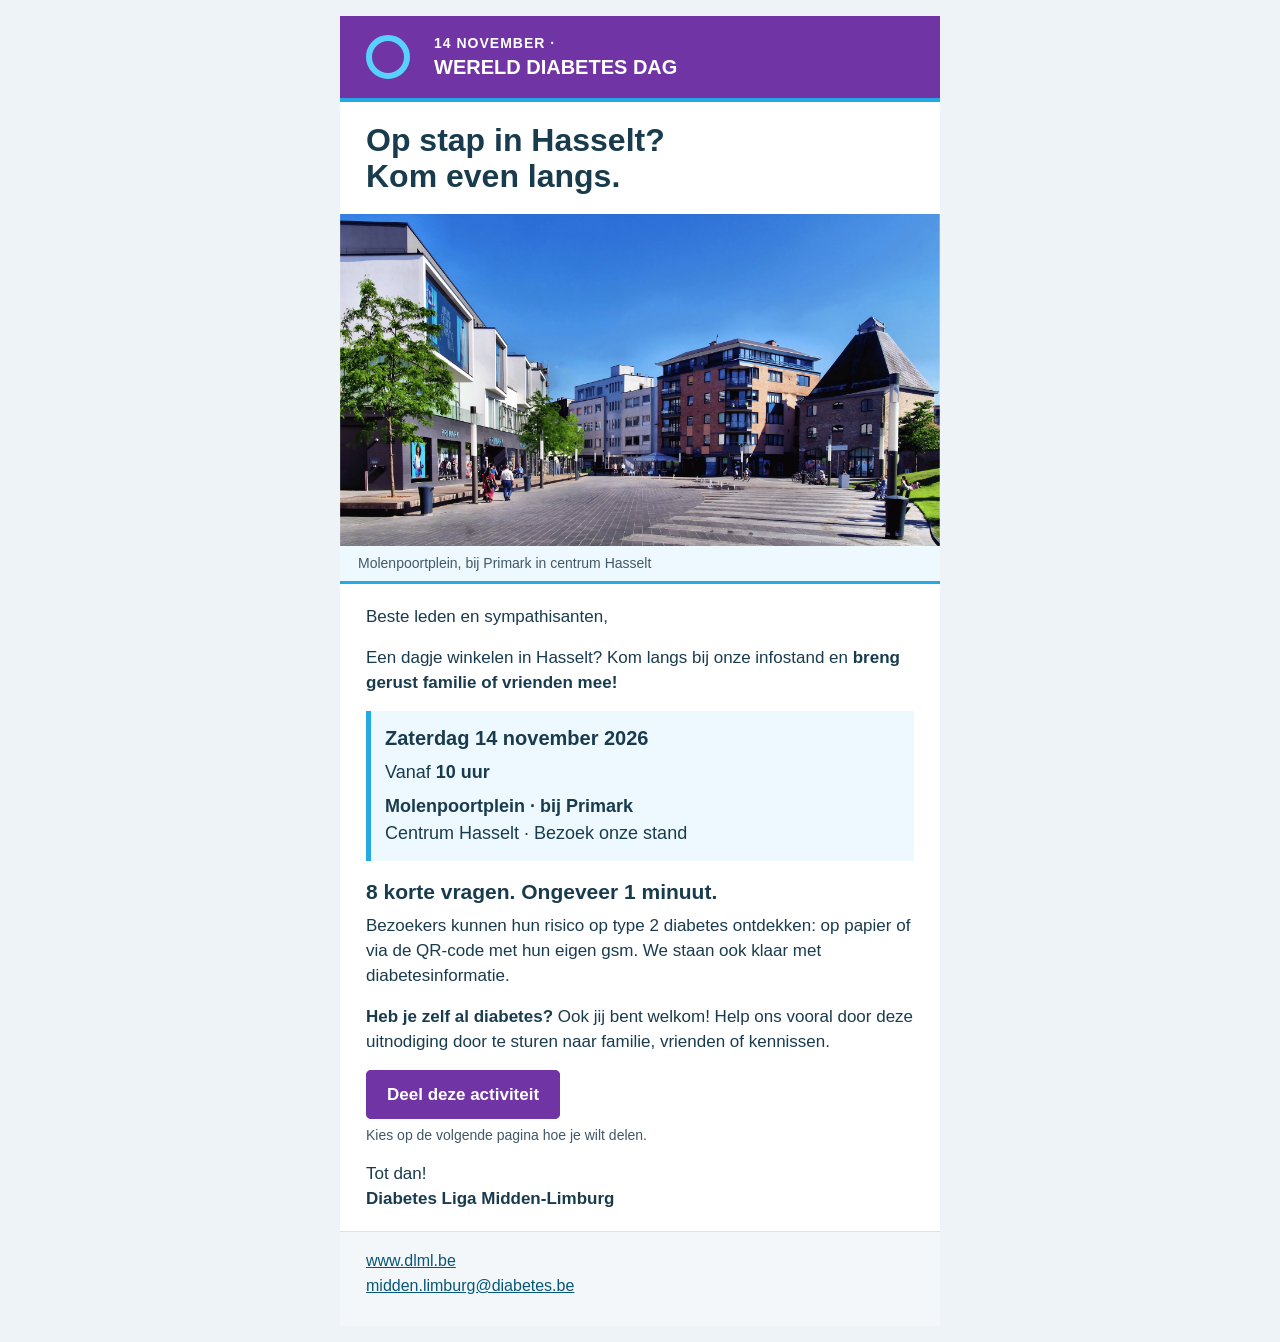
<file: nieuwsbrief.html>
<!doctype html>
<html lang="nl">
<head>
<meta charset="utf-8">
<meta name="viewport" content="width=device-width, initial-scale=1">
<meta name="color-scheme" content="light">
<meta name="supported-color-schemes" content="light">
<title>Op 14 november in Hasselt? Vertel het verder!</title>
<style>
@media screen and (max-width:620px){
 .outer{padding:6px 4px!important;}
 .content{padding:16px 18px!important;}
 .headline{font-size:27px!important;line-height:31px!important;}
 .brand{padding:15px 18px!important;}
 .footer{padding:14px 18px!important;}
}
</style>
</head>
<body style="margin:0;padding:0;background-color:#edf3f6;color:#193b4e;font-family:Arial,Helvetica,sans-serif;-webkit-text-size-adjust:100%;">
<div style="display:none;font-size:1px;line-height:1px;color:#edf3f6;max-height:0;max-width:0;opacity:0;overflow:hidden;mso-hide:all;">Wereld Diabetes Dag: ontmoet ons vanaf 10 uur op het Molenpoortplein. Familie en vrienden welkom!</div>
<table role="presentation" width="100%" cellspacing="0" cellpadding="0" border="0" bgcolor="#edf3f6" style="width:100%;background-color:#edf3f6;">
<tr><td class="outer" align="center" style="padding:16px 10px;">
<!--[if mso]><table role="presentation" width="600" align="center"><tr><td><![endif]-->
<table role="presentation" width="100%" cellspacing="0" cellpadding="0" border="0" bgcolor="#ffffff" style="width:100%;max-width:600px;background-color:#ffffff;">
<tr><td class="brand" bgcolor="#7134a5" style="padding:18px 26px;background-color:#7134a5;border-bottom:4px solid #23a9e4;color:#ffffff;">
<table role="presentation" width="100%" cellspacing="0" cellpadding="0" border="0"><tr>
<td width="54" valign="middle" aria-hidden="true" style="width:54px;padding-right:14px;"><div style="width:32px;height:32px;border:6px solid #59d1ff;border-radius:50%;font-size:0;line-height:0;">&nbsp;</div></td>
<td valign="middle"><p style="margin:0 0 3px;font-family:Arial,Helvetica,sans-serif;font-size:14px;line-height:18px;letter-spacing:1px;font-weight:bold;color:#ffffff;">14 NOVEMBER <span aria-hidden="true">·</span></p>
<p style="margin:0;font-family:Arial,Helvetica,sans-serif;font-size:20px;line-height:25px;font-weight:bold;color:#ffffff;">WERELD DIABETES DAG</p></td>
</tr></table>
</td></tr>
<tr><td class="content" style="padding:20px 26px;">
<h1 class="headline" style="margin:0;font-family:Arial,Helvetica,sans-serif;font-size:32px;line-height:36px;font-weight:bold;color:#193b4e;">Op stap in Hasselt?<br>Kom even langs.</h1>
</td></tr>
<tr><td style="padding:0;background-color:#eef9ff;">
<img src="https://fredje4711.github.io/dlml_andre/site/image/Molenpoortplein-Hasselt.png" width="600" height="332" alt="Molenpoortplein in centrum Hasselt, waar onze infostand op 14 november staat." border="0" style="display:block;width:100%;max-width:600px;height:auto;border:0;color:#193b4e;font-family:Arial,Helvetica,sans-serif;font-size:16px;line-height:24px;">
</td></tr>
<tr><td style="padding:7px 18px;background-color:#eef9ff;border-bottom:3px solid #23a9e4;">
<p style="margin:0;font-family:Arial,Helvetica,sans-serif;font-size:14px;line-height:21px;color:#405868;">Molenpoortplein, bij Primark in centrum Hasselt</p>
</td></tr>
<tr><td class="content" style="padding:20px 26px;">
<p style="margin:0 0 16px;font-size:17px;line-height:25px;color:#193b4e;">Beste leden en sympathisanten,</p>
<p style="margin:0 0 16px;font-size:17px;line-height:25px;color:#193b4e;">Een dagje winkelen in Hasselt? Kom langs bij onze infostand en <strong>breng gerust familie of vrienden mee!</strong></p>
<table role="presentation" width="100%" cellspacing="0" cellpadding="0" border="0" bgcolor="#eef9ff" style="width:100%;background-color:#eef9ff;border-left:5px solid #23a9e4;">
<tr><td style="padding:14px;font-family:Arial,Helvetica,sans-serif;color:#193b4e;">
<p style="margin:0 0 7px;font-size:20px;line-height:27px;font-weight:bold;">Zaterdag 14 november 2026</p>
<p style="margin:0 0 7px;font-size:18px;line-height:27px;">Vanaf <strong>10 uur</strong></p>
<p style="margin:0;font-size:18px;line-height:27px;"><strong>Molenpoortplein · bij Primark</strong><br>Centrum Hasselt · Bezoek onze stand</p>
</td></tr></table>
<h2 style="margin:18px 0 8px;font-size:21px;line-height:26px;color:#193b4e;">8 korte vragen. Ongeveer 1 minuut.</h2>
<p style="margin:0 0 16px;font-size:17px;line-height:25px;color:#193b4e;">Bezoekers kunnen hun risico op type 2 diabetes ontdekken: op papier of via de QR-code met hun eigen gsm. We staan ook klaar met diabetesinformatie.</p>
<p style="margin:0 0 16px;font-size:17px;line-height:25px;color:#193b4e;"><strong>Heb je zelf al diabetes?</strong> Ook jij bent welkom! Help ons vooral door deze uitnodiging door te sturen naar familie, vrienden of kennissen.</p>

<table role="presentation" cellspacing="0" cellpadding="0" border="0"><tr><td bgcolor="#7134a5" style="background-color:#7134a5;border-radius:5px;mso-padding-alt:12px 20px;">
<a href="https://fredje4711.github.io/dlml_andre/delen.html" target="_blank" style="display:inline-block;padding:12px 20px;border:1px solid #7134a5;border-radius:5px;font-family:Arial,Helvetica,sans-serif;font-size:17px;line-height:23px;font-weight:bold;text-decoration:none;color:#ffffff;">Deel deze activiteit</a>
</td></tr></table>
<p style="margin:6px 0 0;font-size:14px;line-height:20px;color:#405868;">Kies op de volgende pagina hoe je wilt delen.</p>
<p style="margin:16px 0 0;font-size:17px;line-height:25px;color:#193b4e;">Tot dan!<br><strong>Diabetes Liga Midden-Limburg</strong></p>
</td></tr>
<tr><td class="footer" bgcolor="#f4f7f9" style="padding:16px 26px;background-color:#f4f7f9;border-top:1px solid #d6e3e9;">
<p style="margin:0 0 12px;font-size:16px;line-height:25px;"><a href="https://www.dlml.be/" style="color:#075778;text-decoration:underline;">www.dlml.be</a><br><a href="mailto:midden.limburg@diabetes.be" style="color:#075778;text-decoration:underline;overflow-wrap:anywhere;">midden.limburg@diabetes.be</a></p>
</td></tr>
</table>
<!--[if mso]></td></tr></table><![endif]-->
</td></tr></table>
</body>
</html>
</file>
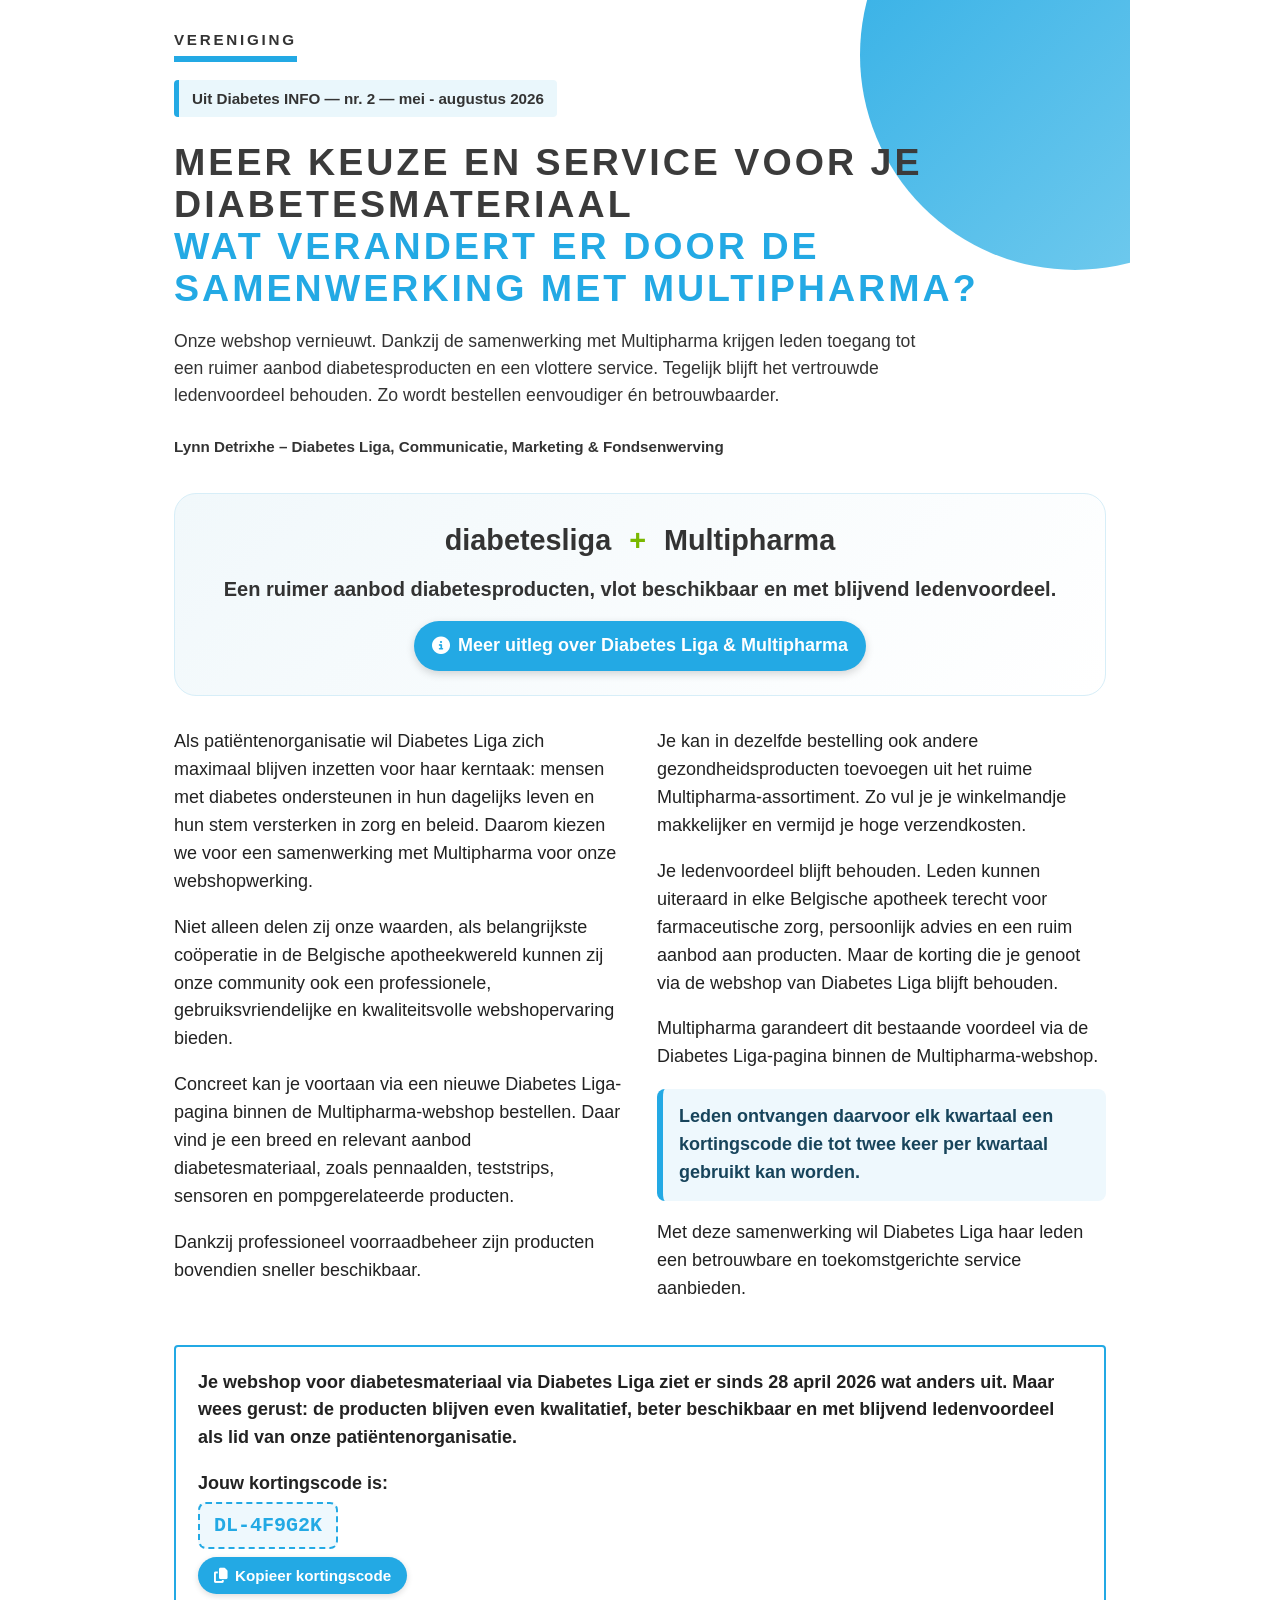
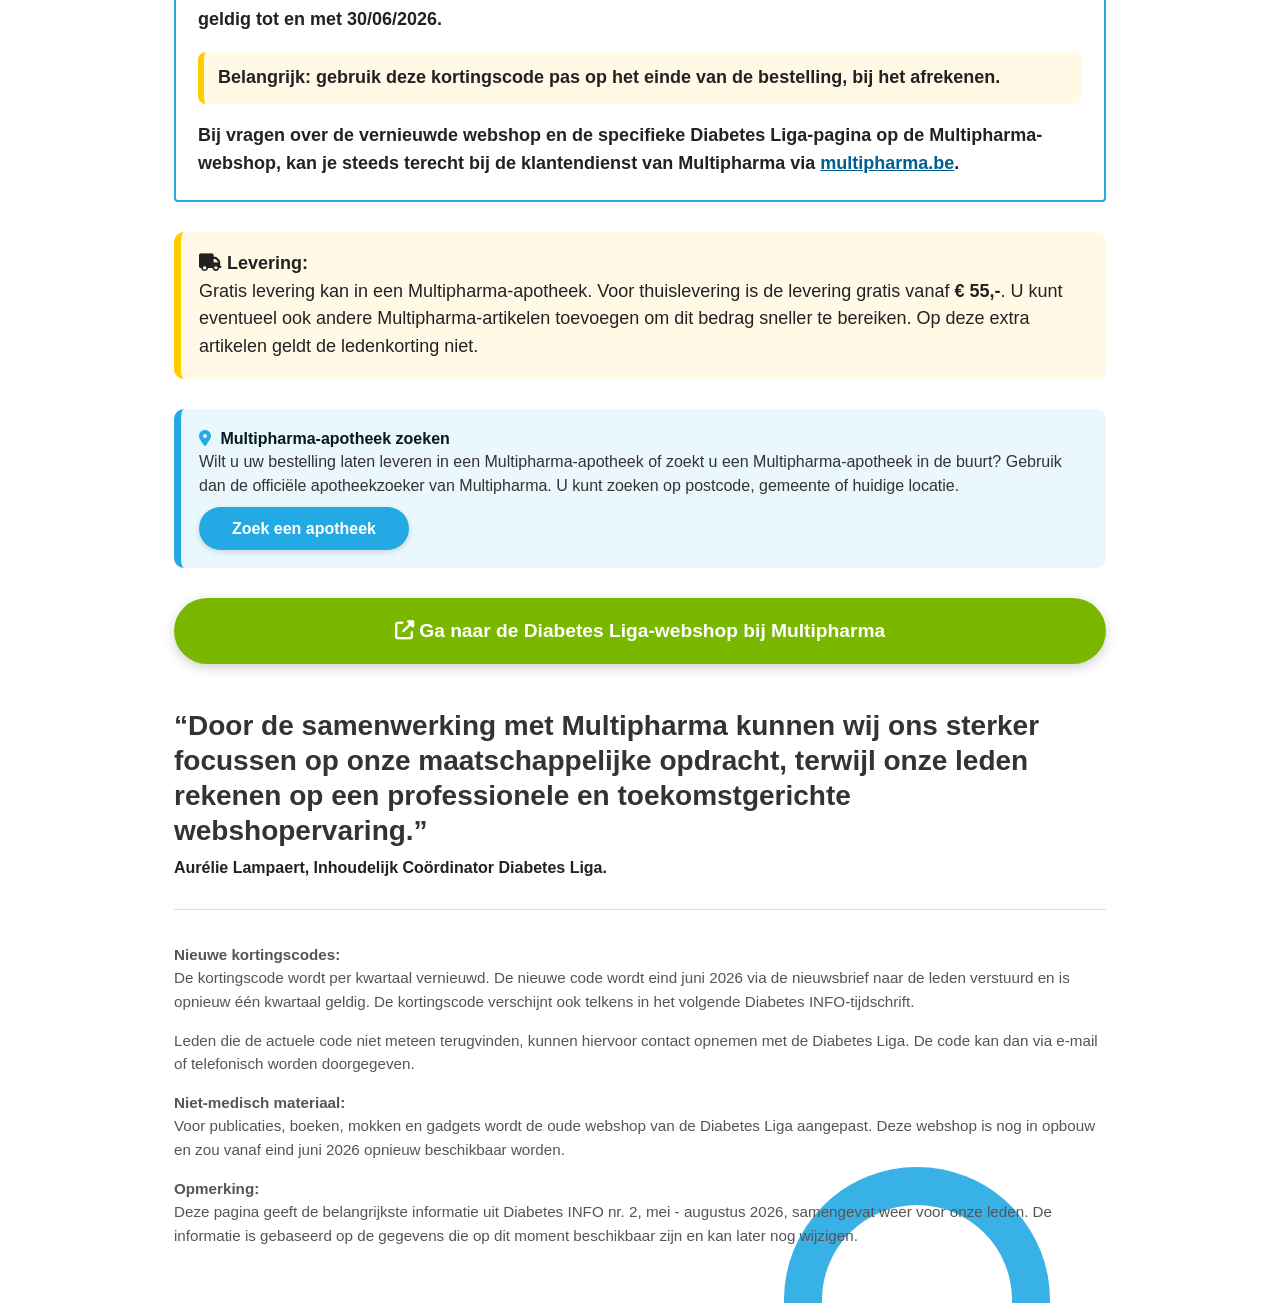
<file: webshop_info.html>
<!DOCTYPE html>
<html lang="nl">
<head>
  <meta charset="UTF-8">
  <meta name="viewport" content="width=device-width, initial-scale=1.0">
  <title>Nieuw: webshop Diabetes Liga & Multipharma</title>

  <link rel="stylesheet" href="https://cdnjs.cloudflare.com/ajax/libs/font-awesome/6.5.0/css/all.min.css">

  <style>
    :root {
      --dl-blauw: #23a9e4;
      --dl-blauw-donker: #168fc4;
      --dl-blauw-licht: #eaf7fc;
      --mp-groen: #7ab800;
      --tekst: #222;
      --zacht-grijs: #f5f7f8;
    }

    * {
      box-sizing: border-box;
    }

    body {
      margin: 0;
      font-family: "Segoe UI", Arial, sans-serif;
      color: var(--tekst);
      background: #ffffff;
      font-size: 18px;
      line-height: 1.55;
    }

    .magazine-page {
      max-width: 980px;
      margin: 0 auto;
      padding: 28px 24px 40px 24px;
      position: relative;
      overflow: hidden;
    }

    .magazine-page::before {
      content: "";
      position: absolute;
      top: -160px;
      right: -160px;
      width: 430px;
      height: 430px;
      border-radius: 50%;
      background: linear-gradient(135deg, var(--dl-blauw), #74ccee);
      opacity: 0.95;
      z-index: 0;
    }

    .magazine-page::after {
      content: "";
      position: absolute;
      bottom: -130px;
      right: 80px;
      width: 190px;
      height: 190px;
      border: 38px solid var(--dl-blauw);
      border-radius: 50%;
      opacity: 0.9;
      z-index: 0;
    }

    .content {
      position: relative;
      z-index: 1;
    }

    .rubriek {
      font-size: 0.95rem;
      letter-spacing: 0.18em;
      text-transform: uppercase;
      font-weight: 700;
      color: #333;
      margin-bottom: 18px;
    }

    .rubriek span {
      display: inline-block;
      border-bottom: 6px solid var(--dl-blauw);
      padding-bottom: 4px;
    }

    .magazine-source {
      display: inline-block;
      margin: 0 0 24px 0;
      padding: 7px 13px;
      background: var(--dl-blauw-licht);
      border-left: 5px solid var(--dl-blauw);
      color: #333;
      font-size: 0.95rem;
      font-weight: 700;
      border-radius: 4px;
    }

    .hero-title {
      margin: 0 0 18px 0;
      font-size: 2.35rem;
      line-height: 1.12;
      text-transform: uppercase;
      letter-spacing: 0.08em;
      font-weight: 800;
      color: #3b3b3b;
    }

    .hero-title .blue {
      color: var(--dl-blauw);
      display: block;
    }

    .intro {
      max-width: 760px;
      font-size: 1.1rem;
      margin-bottom: 26px;
      color: #333;
    }

    .author {
      font-size: 0.95rem;
      font-weight: 700;
      margin-bottom: 34px;
      color: #333;
    }

    .visual-band {
      background: linear-gradient(135deg, #f1f8fb, #ffffff);
      border-radius: 22px;
      padding: 24px;
      margin: 20px 0 32px 0;
      text-align: center;
      border: 1px solid #d7eef8;
    }

    .logo-line {
      font-size: 1.8rem;
      font-weight: 700;
      color: #333;
      margin-bottom: 12px;
    }

    .logo-line .plus {
      color: var(--mp-groen);
      font-weight: 900;
      margin: 0 10px;
    }

    .visual-band p {
      margin: 0;
      font-size: 1.25rem;
      font-weight: 700;
      color: #333;
    }

    .visual-band a.info-button {
  display: inline-flex;
  align-items: center;
  justify-content: center;
  gap: 8px;
  margin-top: 16px;
  padding: 11px 18px;
  color: #ffffff;
  background: var(--dl-blauw);
  font-weight: 800;
  text-decoration: none;
  border-radius: 999px;
  border-bottom: 0;
  box-shadow: 0 3px 8px rgba(0,0,0,0.16);
}

.visual-band a.info-button:hover {
  background: var(--dl-blauw-donker);
}

.visual-band a.info-button i {
  color: #ffffff;
}

    .article-grid {
      display: grid;
      grid-template-columns: 1fr 1fr;
      gap: 34px;
      margin-top: 24px;
    }

    .article-grid p {
      margin: 0 0 18px 0;
    }

    .highlight-code-info {
      background: #eef8fd;
      border-left: 6px solid var(--dl-blauw);
      padding: 14px 16px;
      border-radius: 8px;
      font-weight: 800;
      color: #17445b;
    }

    .info-card {
      border: 2px solid var(--dl-blauw);
      padding: 22px;
      border-radius: 4px;
      background: rgba(255,255,255,0.92);
      margin-top: 24px;
      font-weight: 600;
    }

    .info-card p {
      margin: 0 0 18px 0;
    }

    .info-card p:last-child {
      margin-bottom: 0;
    }

    .code {
      display: inline-block;
      font-family: "Courier New", monospace;
      color: var(--dl-blauw);
      background: #eef8fd;
      border: 2px dashed var(--dl-blauw);
      border-radius: 8px;
      padding: 6px 14px;
      margin-top: 4px;
      font-size: 1.25rem;
      font-weight: 800;
    }

    .checkout-note {
      background: #fff9e6;
      border-left: 6px solid #ffcc00;
      padding: 12px 14px;
      border-radius: 8px;
      font-weight: 800;
    }
	
	    .copy-code-btn {
      display: inline-flex;
      align-items: center;
      justify-content: center;
      gap: 8px;
      margin: 8px 0 12px 0;
      padding: 10px 16px;
      border: 0;
      border-radius: 999px;
      background: var(--dl-blauw);
      color: #ffffff;
      font-weight: 700;
      font-size: 0.95rem;
      cursor: pointer;
      box-shadow: 0 2px 6px rgba(0,0,0,0.14);
    }

    .copy-code-btn:hover {
      background: var(--dl-blauw-donker);
    }

    .copy-feedback {
      min-height: 1.2em;
      font-size: 0.9rem;
      font-weight: 700;
      color: #168fc4;
      margin-bottom: 8px;
    }

    .pharmacy-search-box {
      background: var(--dl-blauw-licht);
      border-left: 7px solid var(--dl-blauw);
      padding: 18px;
      border-radius: 10px;
      margin: 30px 0;
      color: #333;
      font-size: 1rem;
      line-height: 1.45;
    }

    .pharmacy-search-box strong {
      color: #001a23;
    }

    .pharmacy-search-box i {
      color: var(--dl-blauw);
      margin-right: 5px;
    }

        .pharmacy-search-box a {
      display: inline-flex;
      align-items: center;
      justify-content: center;
      margin-top: 10px;
      padding: 10px 22px;
      min-width: 210px;
      border-radius: 999px;
      background: var(--dl-blauw);
      color: #ffffff !important;
      text-decoration: none !important;
      font-weight: 800;
      text-align: center;
      box-shadow: 0 2px 6px rgba(0,0,0,0.14);
    }

    .pharmacy-search-box a:hover {
      background: var(--dl-blauw-donker);
    }

    .quote {
      margin: 44px 0 8px 0;
      font-size: 1.75rem;
      line-height: 1.25;
      font-weight: 800;
      color: #333;
    }

    .quote-author {
      font-size: 1rem;
      font-weight: 700;
      margin-bottom: 28px;
    }

    .shipping-box {
      background: #fff9e6;
      border-left: 7px solid #ffcc00;
      padding: 18px;
      border-radius: 10px;
      margin: 30px 0;
    }

    .button {
      display: block;
      background: var(--mp-groen);
      color: white !important;
      text-align: center;
      padding: 18px 22px;
      border-radius: 999px;
      text-decoration: none;
      font-size: 1.2rem;
      font-weight: 800;
      box-shadow: 0 4px 12px rgba(0,0,0,0.18);
      margin: 28px 0 18px 0;
    }

    .small-note {
      color: #555;
      font-size: 0.95rem;
      border-top: 1px solid #ddd;
      padding-top: 18px;
      margin-top: 24px;
    }

    a {
      color: #005e91;
      text-decoration: underline;
      font-weight: 700;
    }

    @media (max-width: 760px) {
      body {
        font-size: 18px;
      }

      .magazine-page {
        padding: 20px 16px 34px 16px;
      }

      .magazine-page::before {
        width: 260px;
        height: 260px;
        top: -120px;
        right: -130px;
      }

      .magazine-page::after {
        width: 120px;
        height: 120px;
        border-width: 24px;
        bottom: -80px;
        right: 20px;
      }

      .rubriek {
        margin-bottom: 14px;
      }

      .magazine-source {
        font-size: 0.86rem;
        margin-bottom: 20px;
      }

      .hero-title {
        font-size: 1.55rem;
        letter-spacing: 0.05em;
      }

      .intro {
        font-size: 1.02rem;
      }

      .visual-band {
        padding: 20px 16px;
        border-radius: 18px;
      }

      .logo-line {
        font-size: 1.25rem;
      }

      .visual-band p {
        font-size: 1.05rem;
      }

      .article-grid {
        grid-template-columns: 1fr;
        gap: 0;
      }

      .quote {
        font-size: 1.35rem;
      }

      .info-card {
        padding: 18px;
      }

      .button {
        font-size: 1.05rem;
        padding: 16px;
      }
    }
  </style>
</head>

<body>

  <main class="magazine-page">
    <div class="content">

      <div class="rubriek">
        <span>Vereniging</span>
      </div>

      <div class="magazine-source">
        Uit Diabetes INFO — nr. 2 — mei - augustus 2026
      </div>

      <h1 class="hero-title">
        Meer keuze en service voor je diabetesmateriaal
        <span class="blue">Wat verandert er door de samenwerking met Multipharma?</span>
      </h1>

      <p class="intro">
        Onze webshop vernieuwt. Dankzij de samenwerking met Multipharma krijgen leden toegang tot een ruimer aanbod diabetesproducten en een vlottere service. Tegelijk blijft het vertrouwde ledenvoordeel behouden. Zo wordt bestellen eenvoudiger én betrouwbaarder.
      </p>

      <div class="author">
        Lynn Detrixhe – Diabetes Liga, Communicatie, Marketing &amp; Fondsenwerving
      </div>

      <section class="visual-band">
        <div class="logo-line">
          diabetesliga <span class="plus">+</span> Multipharma
        </div>
        <p>Een ruimer aanbod diabetesproducten, vlot beschikbaar en met blijvend ledenvoordeel.</p>
        <a class="info-button" href="https://www.multipharma.be/nl/diabetes-liga/diabetes-liga.html" target="_blank">
  <i class="fas fa-circle-info"></i>
  Meer uitleg over Diabetes Liga &amp; Multipharma
</a>
      </section>

      <section class="article-grid">
        <div>
          <p>
            Als patiëntenorganisatie wil Diabetes Liga zich maximaal blijven inzetten voor haar kerntaak: mensen met diabetes ondersteunen in hun dagelijks leven en hun stem versterken in zorg en beleid. Daarom kiezen we voor een samenwerking met Multipharma voor onze webshopwerking.
          </p>

          <p>
            Niet alleen delen zij onze waarden, als belangrijkste coöperatie in de Belgische apotheekwereld kunnen zij onze community ook een professionele, gebruiksvriendelijke en kwaliteitsvolle webshopervaring bieden.
          </p>

          <p>
            Concreet kan je voortaan via een nieuwe Diabetes Liga-pagina binnen de Multipharma-webshop bestellen. Daar vind je een breed en relevant aanbod diabetesmateriaal, zoals pennaalden, teststrips, sensoren en pompgerelateerde producten.
          </p>

          <p>
            Dankzij professioneel voorraadbeheer zijn producten bovendien sneller beschikbaar.
          </p>
        </div>

        <div>
          <p>
            Je kan in dezelfde bestelling ook andere gezondheidsproducten toevoegen uit het ruime Multipharma-assortiment. Zo vul je je winkelmandje makkelijker en vermijd je hoge verzendkosten.
          </p>

          <p>
            Je ledenvoordeel blijft behouden. Leden kunnen uiteraard in elke Belgische apotheek terecht voor farmaceutische zorg, persoonlijk advies en een ruim aanbod aan producten. Maar de korting die je genoot via de webshop van Diabetes Liga blijft behouden.
          </p>

          <p>
            Multipharma garandeert dit bestaande voordeel via de Diabetes Liga-pagina binnen de Multipharma-webshop.
          </p>

          <p class="highlight-code-info">
            Leden ontvangen daarvoor elk kwartaal een kortingscode die tot twee keer per kwartaal gebruikt kan worden.
          </p>

          <p>
            Met deze samenwerking wil Diabetes Liga haar leden een betrouwbare en toekomstgerichte service aanbieden.
          </p>
        </div>
      </section>

      <aside class="info-card">
        <p>
          Je webshop voor diabetesmateriaal via Diabetes Liga ziet er sinds 28 april 2026 wat anders uit. Maar wees gerust: de producten blijven even kwalitatief, beter beschikbaar en met blijvend ledenvoordeel als lid van onze patiëntenorganisatie.
        </p>

                <p>
          Jouw kortingscode is:<br>
          <span class="code" id="kortingscode">DL-4F9G2K</span><br>

          <button type="button" class="copy-code-btn" onclick="copyDiscountCode()">
            <i class="fas fa-copy"></i>
            Kopieer kortingscode
          </button>

          <span id="copyFeedback" class="copy-feedback" aria-live="polite"></span><br>
          geldig tot en met 30/06/2026.
        </p>

        <p class="checkout-note">
          Belangrijk: gebruik deze kortingscode pas op het einde van de bestelling, bij het afrekenen.
        </p>

        <p>
          Bij vragen over de vernieuwde webshop en de specifieke Diabetes Liga-pagina op de Multipharma-webshop, kan je steeds terecht bij de klantendienst van Multipharma via
          <a href="https://www.multipharma.be" target="_blank">multipharma.be</a>.
        </p>
      </aside>

      <div class="shipping-box">
        <strong><i class="fas fa-truck"></i> Levering:</strong><br>
        Gratis levering kan in een Multipharma-apotheek. Voor thuislevering is de levering gratis vanaf <strong>€ 55,-</strong>. U kunt eventueel ook andere Multipharma-artikelen toevoegen om dit bedrag sneller te bereiken. Op deze extra artikelen geldt de ledenkorting niet.
      </div>
	  
	        <div class="pharmacy-search-box">
        <strong><i class="fas fa-map-marker-alt"></i> Multipharma-apotheek zoeken</strong><br>
        Wilt u uw bestelling laten leveren in een Multipharma-apotheek of zoekt u een Multipharma-apotheek in de buurt? Gebruik dan de officiële apotheekzoeker van Multipharma. U kunt zoeken op postcode, gemeente of huidige locatie.
        <br>
        <a href="https://www.multipharma.be/nl/onze-apotheken" target="_blank">
          Zoek een apotheek
        </a>
      </div>

      <a class="button" href="https://www.multipharma.be/nl/diabetes-liga/" target="_blank">
        <i class="fas fa-external-link-alt"></i> Ga naar de Diabetes Liga-webshop bij Multipharma
      </a>

      <blockquote class="quote">
        “Door de samenwerking met Multipharma kunnen wij ons sterker focussen op onze maatschappelijke opdracht, terwijl onze leden rekenen op een professionele en toekomstgerichte webshopervaring.”
      </blockquote>

      <div class="quote-author">
        Aurélie Lampaert, Inhoudelijk Coördinator Diabetes Liga.
      </div>

                  <div class="small-note">
        <p>
          <strong>Nieuwe kortingscodes:</strong><br>
          De kortingscode wordt per kwartaal vernieuwd. De nieuwe code wordt eind juni 2026 via de nieuwsbrief naar de leden verstuurd en is opnieuw één kwartaal geldig. De kortingscode verschijnt ook telkens in het volgende Diabetes INFO-tijdschrift.
        </p>

        <p>
          Leden die de actuele code niet meteen terugvinden, kunnen hiervoor contact opnemen met de Diabetes Liga. De code kan dan via e-mail of telefonisch worden doorgegeven.
        </p>

        <p>
          <strong>Niet-medisch materiaal:</strong><br>
          Voor publicaties, boeken, mokken en gadgets wordt de oude webshop van de Diabetes Liga aangepast. Deze webshop is nog in opbouw en zou vanaf eind juni 2026 opnieuw beschikbaar worden.
        </p>

        <p>
          <strong>Opmerking:</strong><br>
          Deze pagina geeft de belangrijkste informatie uit Diabetes INFO nr. 2, mei - augustus 2026, samengevat weer voor onze leden. De informatie is gebaseerd op de gegevens die op dit moment beschikbaar zijn en kan later nog wijzigen.
        </p>
      </div>

    </div>
  </main>

<script>
  function copyDiscountCode() {
    const codeElement = document.getElementById('kortingscode');
    const feedback = document.getElementById('copyFeedback');
    const code = codeElement.textContent.trim();

    function showSuccess() {
      feedback.textContent = 'Code gekopieerd: ' + code;
    }

    function fallbackCopy() {
      const tempInput = document.createElement('textarea');
      tempInput.value = code;
      tempInput.setAttribute('readonly', '');
      tempInput.style.position = 'fixed';
      tempInput.style.left = '-9999px';
      tempInput.style.top = '0';

      document.body.appendChild(tempInput);
      tempInput.focus();
      tempInput.select();

      try {
        const successful = document.execCommand('copy');

        if (successful) {
          showSuccess();
        } else {
          feedback.textContent = 'Kopiëren lukte niet automatisch. Selecteer de code en kopieer handmatig.';
        }
      } catch (err) {
        feedback.textContent = 'Kopiëren lukte niet automatisch. Selecteer de code en kopieer handmatig.';
      }

      document.body.removeChild(tempInput);
    }

    if (navigator.clipboard && window.isSecureContext) {
      navigator.clipboard.writeText(code)
        .then(showSuccess)
        .catch(fallbackCopy);
    } else {
      fallbackCopy();
    }
  }
</script>

</body>
</html>
</file>
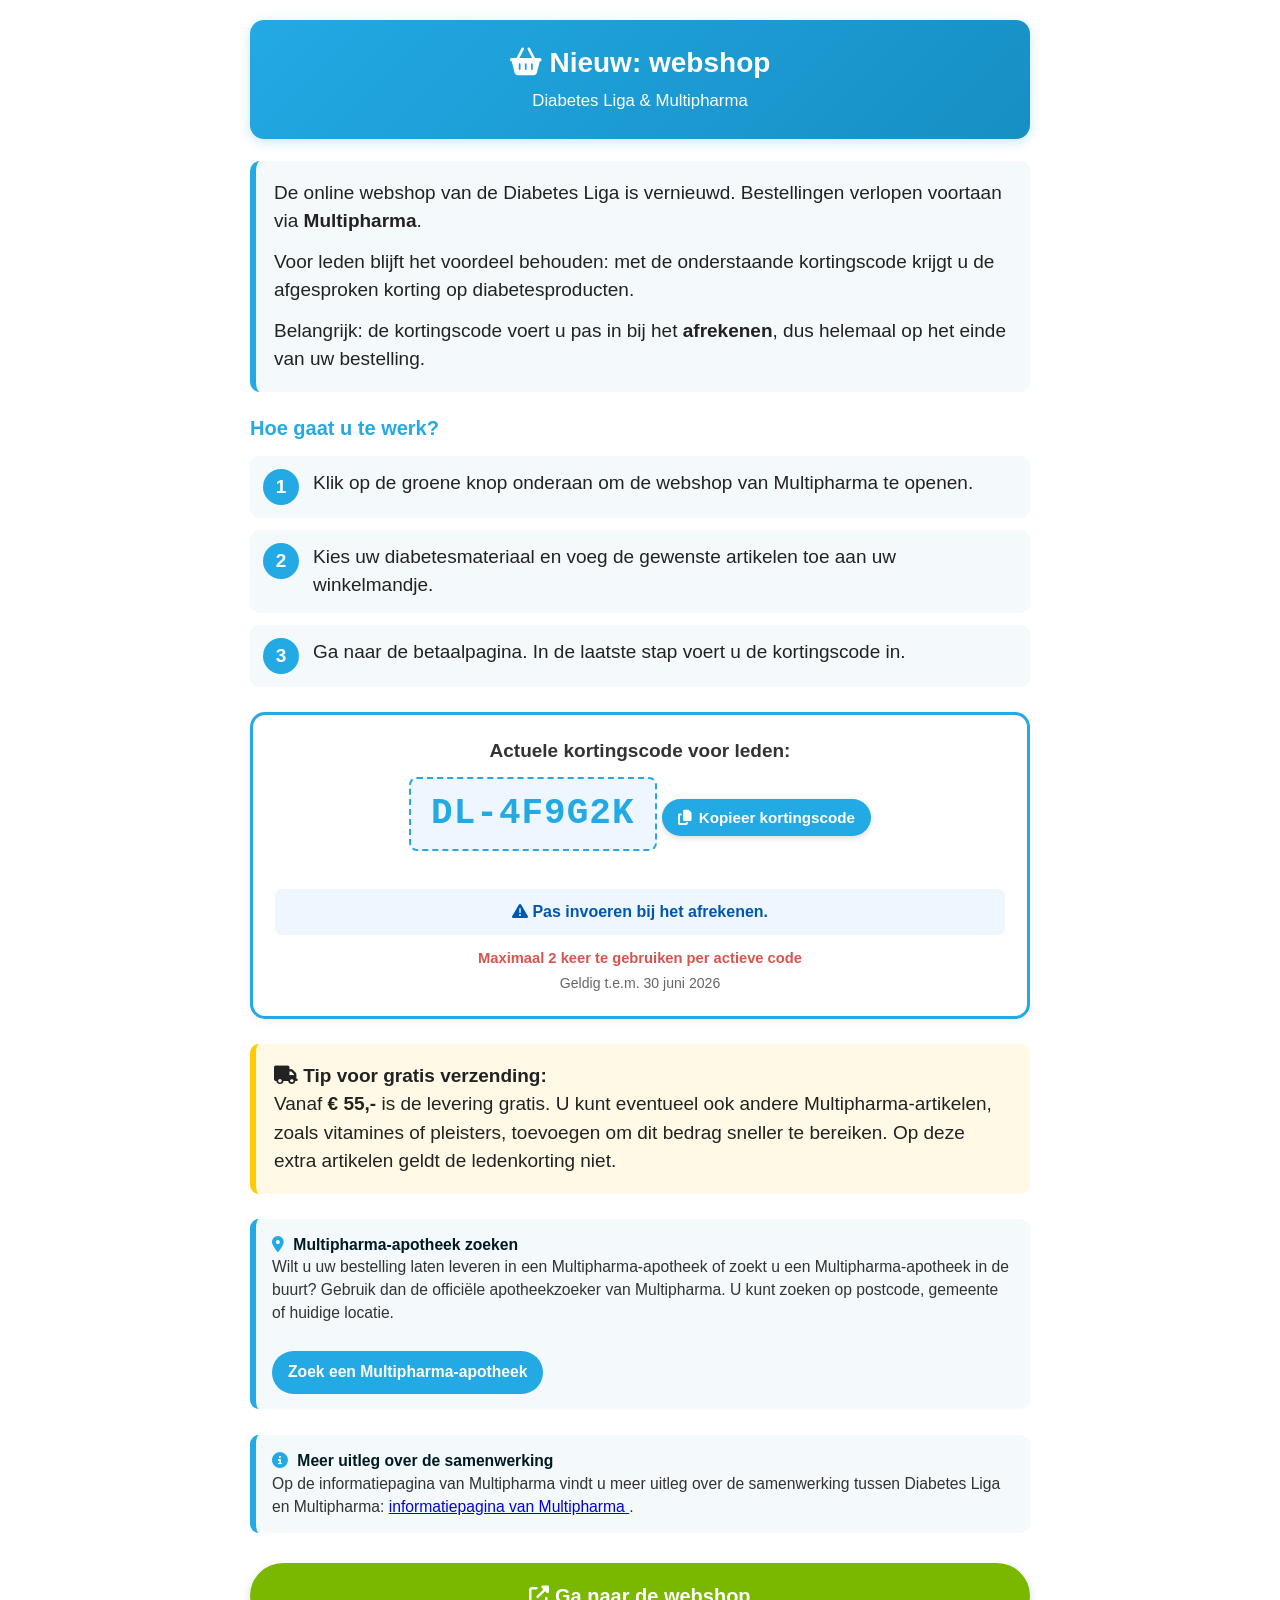
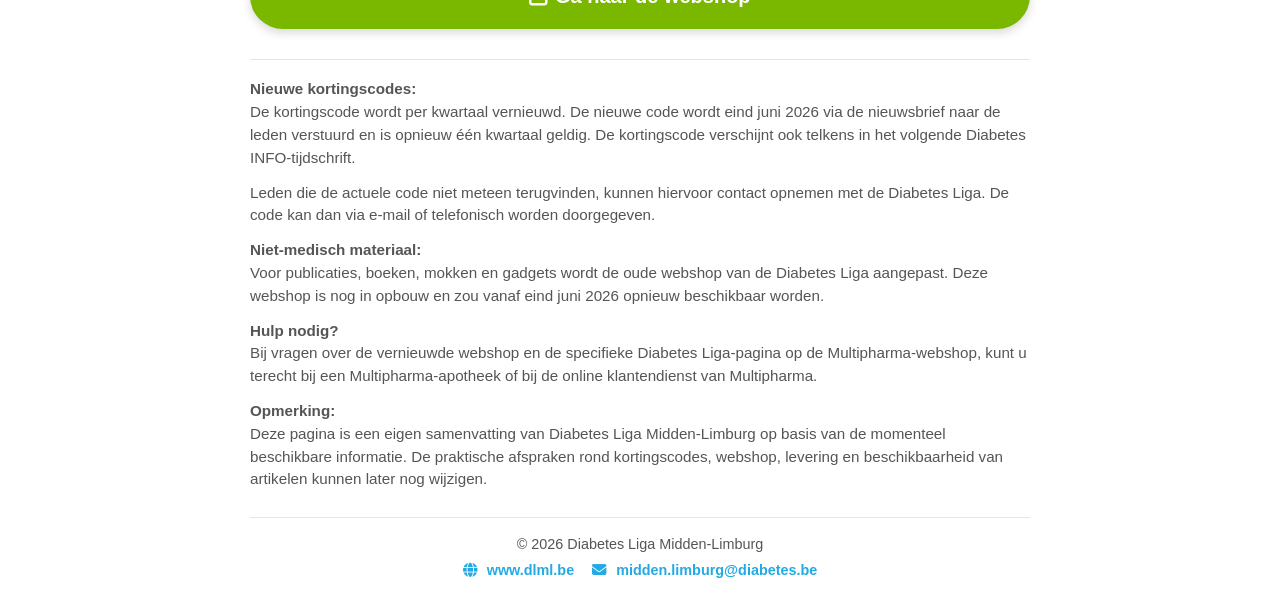
<file: webshop_info_DLML.html>
<!DOCTYPE html>
<html lang="nl">
<head>
  <meta charset="UTF-8">
  <meta name="viewport" content="width=device-width, initial-scale=1.0">
  <title>Nieuw: webshop Diabetes Liga</title>

  <link rel="stylesheet" href="https://cdnjs.cloudflare.com/ajax/libs/font-awesome/6.5.0/css/all.min.css">

  <style>
    :root {
      --dl-blauw: #23a9e4;
      --dl-blauw-donker: #168fc4;
      --mp-groen: #7ab800;
      --bg-lichtblauw: #f4f9fc;
      --bg-geel: #fff9e6;
      --tekst: #222;
    }

    * {
      box-sizing: border-box;
    }

    body {
      margin: 0;
      font-family: "Segoe UI", Arial, sans-serif;
      line-height: 1.5;
      color: var(--tekst);
      background: #ffffff;
      font-size: 19px;
    }

    .wrapper {
      max-width: 820px;
      margin: 0 auto;
      padding: 20px;
    }

    .header {
      background: linear-gradient(135deg, var(--dl-blauw), var(--dl-blauw-donker));
      color: white;
      padding: 26px 22px;
      border-radius: 14px;
      text-align: center;
      margin-bottom: 22px;
      box-shadow: 0 3px 12px rgba(35,169,228,0.25);
    }

    .header h1 {
      margin: 0;
      font-size: 1.75rem;
      line-height: 1.2;
    }

    .header p {
      margin: 8px 0 0 0;
      font-size: 1.05rem;
    }

    .intro-box {
      background: var(--bg-lichtblauw);
      border-left: 6px solid var(--dl-blauw);
      padding: 18px;
      border-radius: 10px;
      margin-bottom: 22px;
    }

    .intro-box p {
      margin: 0 0 12px 0;
    }

    .intro-box p:last-child {
      margin-bottom: 0;
    }

    .section-title {
      color: var(--dl-blauw);
      font-size: 1.25rem;
      margin: 24px 0 12px 0;
      line-height: 1.25;
    }

    .step-container {
      margin: 15px 0 25px 0;
    }

    .step {
      display: flex;
      align-items: flex-start;
      gap: 14px;
      margin-bottom: 12px;
      background: var(--bg-lichtblauw);
      padding: 13px;
      border-radius: 9px;
    }

    .step-nr {
      background: var(--dl-blauw);
      color: white;
      width: 36px;
      height: 36px;
      border-radius: 50%;
      display: flex;
      justify-content: center;
      align-items: center;
      font-weight: bold;
      flex-shrink: 0;
      line-height: 1;
    }

    .step-text {
      flex: 1;
    }

    .promo-card {
      border: 3px solid var(--dl-blauw);
      padding: 22px;
      border-radius: 15px;
      text-align: center;
      margin: 25px 0;
      background: #ffffff;
      box-shadow: 0 3px 10px rgba(0,0,0,0.06);
    }

    .promo-card strong {
      color: #333;
    }

    .code {
      display: inline-block;
      font-family: "Courier New", monospace;
      font-size: 2.25rem;
      font-weight: bold;
      color: var(--dl-blauw);
      background: #eef7ff;
      padding: 8px 20px;
      border-radius: 8px;
      margin: 12px 0;
      border: 2px dashed var(--dl-blauw);
      letter-spacing: 1px;
    }
	
	    .copy-code-btn {
      display: inline-flex;
      align-items: center;
      justify-content: center;
      gap: 8px;
      margin: 2px 0 12px 0;
      padding: 10px 16px;
      border: 0;
      border-radius: 999px;
      background: var(--dl-blauw);
      color: #ffffff;
      font-weight: 700;
      font-size: 0.95rem;
      cursor: pointer;
      box-shadow: 0 2px 6px rgba(0,0,0,0.14);
    }

    .copy-code-btn:hover {
      background: var(--dl-blauw-donker);
    }

    .copy-feedback {
      min-height: 1.2em;
      font-size: 0.9rem;
      font-weight: 700;
      color: #168fc4;
      margin-bottom: 8px;
    }

    .alert-box {
      background: #eef7ff;
      color: #0056b3;
      padding: 11px;
      border-radius: 7px;
      font-weight: bold;
      font-size: 1rem;
      margin-top: 8px;
    }

    .valid-note {
      font-size: 0.92rem;
      color: #d9534f;
      font-weight: bold;
      margin: 12px 0 4px 0;
    }

    .date-note {
      font-size: 0.88rem;
      color: #666;
      margin: 0;
    }

    .shipping-box {
      background-color: var(--bg-geel);
      border-left: 6px solid #ffcc00;
      padding: 18px;
      border-radius: 9px;
      margin: 25px 0;
    }
	
	    .official-info-box {
      background: var(--bg-lichtblauw);
      border-left: 6px solid var(--dl-blauw);
      padding: 15px 16px;
      border-radius: 9px;
      margin: 26px 0 16px 0;
      color: #333;
      font-size: 0.98rem;
      line-height: 1.45;
    }

    .official-info-box strong {
      color: #001a23;
    }

    .official-info-box i {
      color: var(--dl-blauw);
      margin-right: 5px;
    }
	
	    .pharmacy-search-box {
      background: var(--bg-lichtblauw);
      border-left: 6px solid var(--dl-blauw);
      padding: 15px 16px;
      border-radius: 9px;
      margin: 24px 0 16px 0;
      color: #333;
      font-size: 0.98rem;
      line-height: 1.45;
    }

    .pharmacy-search-box strong {
      color: #001a23;
    }

    .pharmacy-search-box i {
      color: var(--dl-blauw);
      margin-right: 5px;
    }

    .pharmacy-search-box a {
      display: inline-flex;
      align-items: center;
      justify-content: center;
      margin-top: 4px;
      padding: 10px 16px;
      border-radius: 999px;
      background: var(--dl-blauw);
      color: #ffffff !important;
      text-decoration: none !important;
      font-weight: 700;
    }

    .pharmacy-search-box a:hover {
      background: var(--dl-blauw-donker);
    }

    .btn-order {
      display: block;
      background-color: var(--mp-groen);
      color: white !important;
      text-align: center;
      padding: 18px;
      text-decoration: none !important;
      border-radius: 50px;
      font-size: 1.25rem;
      font-weight: bold;
      margin: 30px 0;
      box-shadow: 0 4px 10px rgba(0,0,0,0.15);
    }

    .btn-order:hover {
      background-color: #679d00;
    }

    .footer-note {
      font-size: 0.95rem;
      color: #555;
      border-top: 1px solid #e5e5e5;
      padding-top: 18px;
      margin-top: 20px;
    }

    .footer-note p {
      margin: 0 0 12px 0;
    }

    .dlml-footer {
      margin-top: 26px;
      padding-top: 16px;
      border-top: 1px solid #e5e5e5;
      text-align: center;
      color: #555;
      font-size: 0.9rem;
      line-height: 1.5;
    }

    .dlml-footer-links {
      display: flex;
      justify-content: center;
      align-items: center;
      gap: 18px;
      flex-wrap: wrap;
      margin-top: 4px;
    }

    .dlml-footer i {
      color: var(--dl-blauw);
      margin-right: 6px;
    }

    .dlml-footer a {
      color: var(--dl-blauw);
      font-weight: 700;
      text-decoration: none;
    }

    .dlml-footer a:hover {
      text-decoration: underline;
    }

    @media (max-width: 600px) {
      body {
        font-size: 18px;
      }

      .wrapper {
        padding: 14px;
      }

      .header {
        padding: 22px 16px;
      }

      .header h1 {
        font-size: 1.45rem;
      }

      .code {
        font-size: 1.65rem;
        padding: 8px 14px;
      }

      .btn-order {
        font-size: 1.08rem;
        padding: 16px 12px;
      }

      .step {
        gap: 12px;
      }

      .step-nr {
        width: 34px;
        height: 34px;
      }
    }
  </style>
</head>

<body>

  <div class="wrapper">

    <div class="header">
      <h1><i class="fas fa-shopping-basket"></i> Nieuw: webshop</h1>
      <p>Diabetes Liga &amp; Multipharma</p>
    </div>

    <div class="intro-box">
      <p>
        De online webshop van de Diabetes Liga is vernieuwd. Bestellingen verlopen voortaan via <strong>Multipharma</strong>.
      </p>
      <p>
        Voor leden blijft het voordeel behouden: met de onderstaande kortingscode krijgt u de afgesproken korting op diabetesproducten.
      </p>
      <p>
        Belangrijk: de kortingscode voert u pas in bij het <strong>afrekenen</strong>, dus helemaal op het einde van uw bestelling.
      </p>
    </div>

    <h2 class="section-title">Hoe gaat u te werk?</h2>

    <div class="step-container">
      <div class="step">
        <div class="step-nr">1</div>
        <div class="step-text">Klik op de groene knop onderaan om de webshop van Multipharma te openen.</div>
      </div>

      <div class="step">
        <div class="step-nr">2</div>
        <div class="step-text">Kies uw diabetesmateriaal en voeg de gewenste artikelen toe aan uw winkelmandje.</div>
      </div>

      <div class="step">
        <div class="step-nr">3</div>
        <div class="step-text">Ga naar de betaalpagina. In de laatste stap voert u de kortingscode in.</div>
      </div>
    </div>

    <div class="promo-card">
      <strong>Actuele kortingscode voor leden:</strong><br>

<div class="code" id="kortingscode">DL-4F9G2K</div>

      <button type="button" class="copy-code-btn" onclick="copyDiscountCode()">
        <i class="fas fa-copy"></i>
        Kopieer kortingscode
      </button>

      <div id="copyFeedback" class="copy-feedback" aria-live="polite"></div>

      <div class="alert-box">
        <i class="fas fa-exclamation-triangle"></i>
        Pas invoeren bij het afrekenen.
      </div>

      <p class="valid-note">
        Maximaal 2 keer te gebruiken per actieve code
      </p>

      <p class="date-note">
        Geldig t.e.m. 30 juni 2026
      </p>
    </div>

    <div class="shipping-box">
      <strong><i class="fas fa-truck"></i> Tip voor gratis verzending:</strong><br>
      Vanaf <strong>€ 55,-</strong> is de levering gratis. U kunt eventueel ook andere Multipharma-artikelen, zoals vitamines of pleisters, toevoegen om dit bedrag sneller te bereiken. Op deze extra artikelen geldt de ledenkorting niet.
    </div>
	
	<div class="pharmacy-search-box">
  <strong><i class="fas fa-map-marker-alt"></i> Multipharma-apotheek zoeken</strong><br>
  Wilt u uw bestelling laten leveren in een Multipharma-apotheek of zoekt u een Multipharma-apotheek in de buurt? Gebruik dan de officiële apotheekzoeker van Multipharma. U kunt zoeken op postcode, gemeente of huidige locatie.
  <br><br>
  <a href="https://www.multipharma.be/nl/onze-apotheken" target="_blank">
    Zoek een Multipharma-apotheek
  </a>
</div>

            <div class="official-info-box">
      <strong><i class="fas fa-circle-info"></i> Meer uitleg over de samenwerking</strong><br>
      Op de informatiepagina van Multipharma vindt u meer uitleg over de samenwerking tussen Diabetes Liga en Multipharma:
      <a href="https://www.multipharma.be/nl/diabetes-liga/diabetes-liga.html" target="_blank">
        informatiepagina van Multipharma
      </a>.
    </div>

    <a href="https://www.multipharma.be/nl/diabetes-liga/" target="_blank" class="btn-order">
      <i class="fas fa-external-link-alt"></i>
      Ga naar de webshop
    </a>

    <div class="footer-note">
      <p>
        <strong>Nieuwe kortingscodes:</strong><br>
        De kortingscode wordt per kwartaal vernieuwd. De nieuwe code wordt eind juni 2026 via de nieuwsbrief naar de leden verstuurd en is opnieuw één kwartaal geldig. De kortingscode verschijnt ook telkens in het volgende Diabetes INFO-tijdschrift.
      </p>

      <p>
        Leden die de actuele code niet meteen terugvinden, kunnen hiervoor contact opnemen met de Diabetes Liga. De code kan dan via e-mail of telefonisch worden doorgegeven.
      </p>

      <p>
        <strong>Niet-medisch materiaal:</strong><br>
        Voor publicaties, boeken, mokken en gadgets wordt de oude webshop van de Diabetes Liga aangepast. Deze webshop is nog in opbouw en zou vanaf eind juni 2026 opnieuw beschikbaar worden.
      </p>

      <p>
        <strong>Hulp nodig?</strong><br>
        Bij vragen over de vernieuwde webshop en de specifieke Diabetes Liga-pagina op de Multipharma-webshop, kunt u terecht bij een Multipharma-apotheek of bij de online klantendienst van Multipharma.
      </p>

      <p>
        <strong>Opmerking:</strong><br>
        Deze pagina is een eigen samenvatting van Diabetes Liga Midden-Limburg op basis van de momenteel beschikbare informatie. De praktische afspraken rond kortingscodes, webshop, levering en beschikbaarheid van artikelen kunnen later nog wijzigen.
      </p>
    </div>

    <div class="dlml-footer">
      <div>© 2026 Diabetes Liga Midden-Limburg</div>
      <div class="dlml-footer-links">
        <span>
          <i class="fas fa-globe"></i>
          <a href="https://www.dlml.be" target="_blank">www.dlml.be</a>
        </span>

        <span>
          <i class="fas fa-envelope"></i>
          <a href="mailto:midden.limburg@diabetes.be">midden.limburg@diabetes.be</a>
        </span>
      </div>
    </div>

  </div>

<script>
  function copyDiscountCode() {
    const codeElement = document.getElementById('kortingscode');
    const feedback = document.getElementById('copyFeedback');
    const code = codeElement.textContent.trim();

    function showSuccess() {
      feedback.textContent = 'Code gekopieerd: ' + code;
    }

    function fallbackCopy() {
      const tempInput = document.createElement('textarea');
      tempInput.value = code;
      tempInput.setAttribute('readonly', '');
      tempInput.style.position = 'fixed';
      tempInput.style.left = '-9999px';
      tempInput.style.top = '0';

      document.body.appendChild(tempInput);
      tempInput.focus();
      tempInput.select();

      try {
        const successful = document.execCommand('copy');

        if (successful) {
          showSuccess();
        } else {
          feedback.textContent = 'Kopiëren lukte niet automatisch. Selecteer de code en kopieer handmatig.';
        }
      } catch (err) {
        feedback.textContent = 'Kopiëren lukte niet automatisch. Selecteer de code en kopieer handmatig.';
      }

      document.body.removeChild(tempInput);
    }

    if (navigator.clipboard && window.isSecureContext) {
      navigator.clipboard.writeText(code)
        .then(showSuccess)
        .catch(fallbackCopy);
    } else {
      fallbackCopy();
    }
  }
</script>

</body>
</html>
</file>
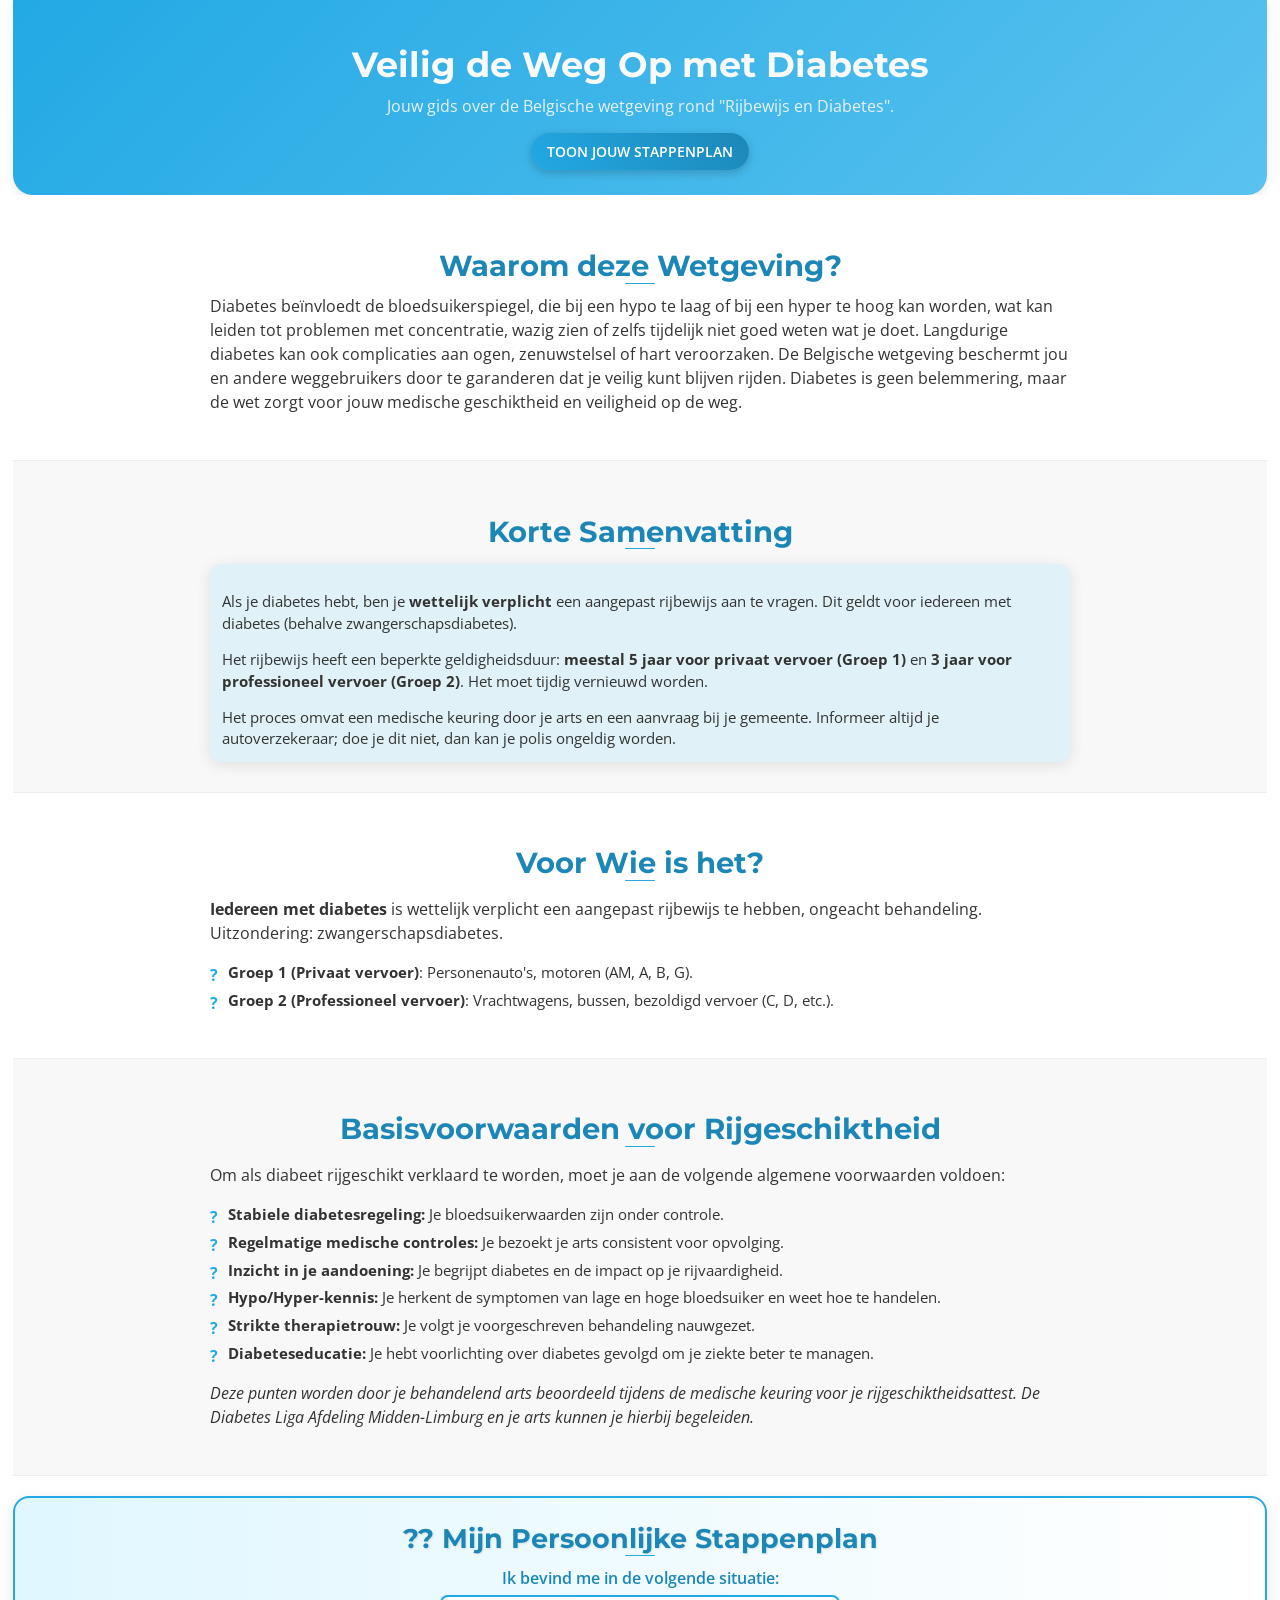
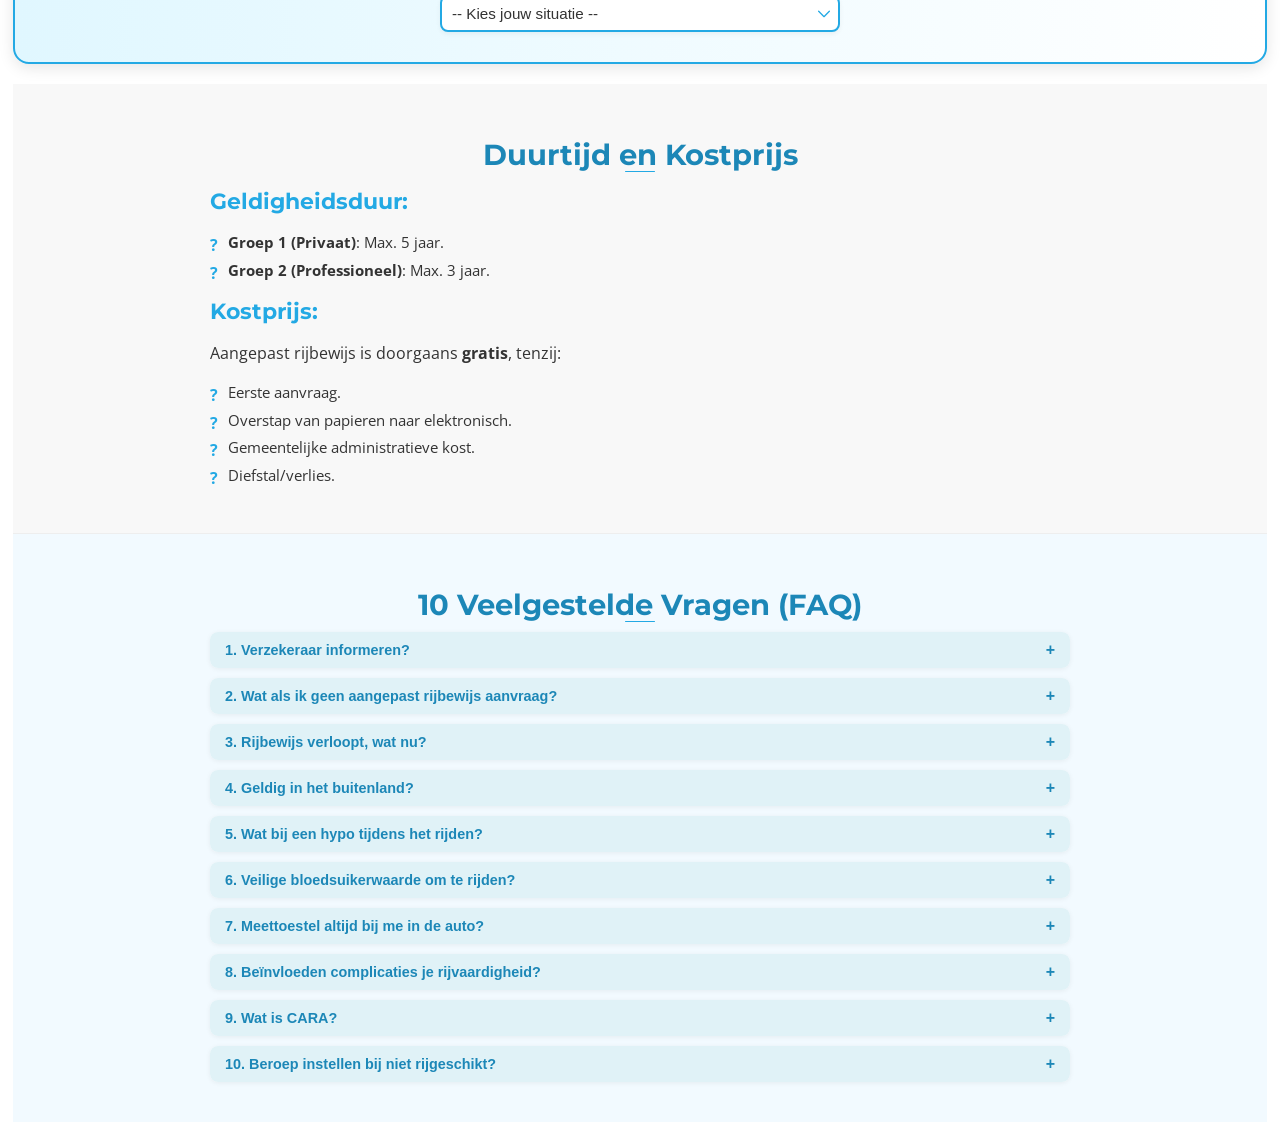
<file: site/rijbewijs.html>
<!DOCTYPE html>
<html lang="nl">
<head>
   <meta charset="UTF-8">
   <meta name="viewport" content="width=device-width, initial-scale=1.0">
   <title>Rijbewijs & Diabetes | Diabetes Liga Midden-Limburg</title>
   <link href="https://fonts.googleapis.com/css2?family=Montserrat:wght@400;600;700&family=Open+Sans:wght@400;600&display=swap" rel="stylesheet">
    <style>
     
      * { box-sizing: border-box; }
   	  
  ::-webkit-scrollbar, ::-webkit-scrollbar-thumb, ::-webkit-scrollbar-track { 
    width: 0.6vw;  background: rgba(255,255,255,0) ; }
  ::-webkit-scrollbar-button { display:none; }
  ::-webkit-scrollbar-track-piece {  display:none; }
  ::-webkit-scrollbar-corner { display:none; }
  ::-webkit-resizer { display: none;  }
  ::-webkit-scrollbar-thumb { 
    border-radius: 0.3vw;
	  background-color:  #00b1eb; min-height: 50px;}
  ::-webkit-scrollbar-track {      }  
        
        
        :root {
            --primary-blue: #23a9e4;
            --light-blue: #e0f2f7; /* Lighter shade of primary blue */
            --dark-blue: #1c87b7; /* Darker shade for accents */
            --text-dark: #333;
            --text-light: #f9f9f9;
            --bg-light: #ffffff;
            --bg-gradient: linear-gradient(135deg, var(--primary-blue), #5ac2ef);
            --button-gradient: linear-gradient(45deg, var(--primary-blue), var(--dark-blue));
            --section-bg-even: #f8f8f8; /* Simplified background for even sections */
            --section-bg-faq: #f2faff; /* Simplified background for FAQ */
        } 
        
        

        /* Algemene styling */
        body {
            font-family: 'Open Sans', sans-serif;
            margin: 0;
            padding: 0 1vw;
            box-sizing: border-box;
            line-height: 1.5; /* Aangepast voor betere leesbaarheid */
            color: var(--text-dark);
            background-color: var(--bg-light);
            font-size: 1rem; /* Basis lettergrootte (16px) */
        }

        *, *::before, *::after {
            box-sizing: inherit;
        }

        h1, h2, h3 {
            font-family: 'Montserrat', sans-serif;
            color: var(--dark-blue);
            margin-bottom: 0.5rem; /* Aangepast */
            line-height: 1.2;
        }

        h1 { font-size: 2.2rem; text-align: center; color: var(--text-light); margin-bottom: 0.5rem; }
        h2 { font-size: 1.8rem; text-align: center; margin-bottom: 0.8rem; }
        h3 { font-size: 1.4rem; color: var(--primary-blue); margin-top: 1rem; margin-bottom: 0.5rem; }

        p { margin-bottom: 1rem; /* Aangepast voor meer ruimte */ }

        a {
            color: var(--primary-blue);
            text-decoration: none;
            transition: color 0.3s ease;
        }
        a:hover {
            color: var(--dark-blue);
            text-decoration: underline;
        }

        .container {
            max-width: 900px;
            margin: 0 auto;
            padding: 0 20px; /* Meer horizontale ruimte */
        }

        /* Header / Hero Section */
        .hero-section {
            background: var(--bg-gradient);
            color: var(--text-light);
            padding: 20px 0; /* Meer verticale ruimte */
            text-align: center;
            border-bottom-left-radius: 20px;
            border-bottom-right-radius: 20px;
            box-shadow: 0 2px 10px rgba(0,0,0,0.1);
        }

        .hero-section p {
            font-size: 1rem; /* Consistent met basis */
            max-width: 600px;
            margin: 0 auto 10px auto;
            opacity: 0.9;
        }

        /* Call to Action Button */
        .btn {
            display: inline-block;
            background: var(--button-gradient);
            color: white;
            padding: 8px 16px;
            border-radius: 30px;
            text-transform: uppercase;
            font-weight: 600;
            transition: transform 0.3s ease, box-shadow 0.3s ease;
            box-shadow: 0 3px 10px rgba(0,0,0,0.2);
            font-size: 0.9rem;
            margin: 5px;
        }
        .btn:hover {
            transform: translateY(-2px);
            box-shadow: 0 5px 15px rgba(0,0,0,0.3);
            text-decoration: none;
        }

        /* Secties */
        section {
            padding: 30px 0; /* Meer verticale ruimte */
            margin-bottom: 0;
            background-color: var(--bg-light);
            border-bottom: 1px solid #eee;
        }
        section:last-of-type {
            border-bottom: none;
        }

        section:nth-of-type(even) {
            background-color: var(--section-bg-even);
        }

        .intro-section {
            padding-bottom: 30px;
        }
        .intro-section p {
            font-size: 1rem; /* Consistent met basis */
            /* max-width: 700px; <-- Verwijderd om volledige breedte te gebruiken */
            margin: 0 auto 1rem auto;
        }

        .section-title {
            text-align: center;
            margin-bottom: 10px;
            position: relative;
        }
        .section-title h2 {
            margin-bottom: 5px;
        }
        .section-title h2::after {
            content: '';
            position: absolute;
            left: 50%;
            bottom: 0;
            transform: translateX(-50%);
            width: 30px;
            height: 1px;
            background-color: var(--primary-blue);
            border-radius: 1px;
        }

        /* Lijsten */
        ul {
            list-style: none;
            padding-left: 0;
            margin-bottom: 1rem;
        }
        ul li {
            position: relative;
            padding-left: 18px;
            margin-bottom: 5px;
            font-size: 0.95rem; /* Aangepast */
        }
        ul li::before {
            content: '?';
            color: var(--primary-blue);
            font-weight: bold;
            position: absolute;
            left: 0;
            top: 2px;
            font-size: 1rem; /* Aangepast */
        }

        .summary-box {
            background-color: var(--light-blue);
            padding: 12px;
            border-radius: 10px;
            margin-top: 15px;
            box-shadow: 0 3px 15px rgba(0,0,0,0.1);
            font-size: 0.95rem; /* Aangepast */
            line-height: 1.4;
        }
        .summary-box p {
            margin-bottom: 0.5rem;
        }
        .summary-box p:last-child {
            margin-bottom: 0;
        }

        /* Interactieve Stappen sectie */
        .interactive-steps-section {
            background: linear-gradient(to right, #e0f7ff, #ffffff);
            border: 2px solid var(--primary-blue);
            box-shadow: 0 4px 15px rgba(0,0,0,0.1);
            padding: 20px;
            border-radius: 16px;
            margin-top: 20px;
            margin-bottom: 20px;
        }

        .interactive-steps-section h2 {
            font-size: 1.7rem;
            color: var(--dark-blue);
            text-shadow: 1px 1px 2px rgba(0,0,0,0.1);
            text-align: center;
            margin-top: 0.35rem;
        }

        .select-situation-box {
            text-align: center;
            margin-bottom: 10px;
        }
        .select-situation-box label {
            display: block;
            font-size: 1rem;
            margin-bottom: 5px;
            font-weight: 600;
            color: var(--dark-blue);
        }
        .select-situation-box select {
            padding: 8px 10px;
            border-radius: 8px;
            border: 2px solid var(--primary-blue);
            background-color: white;
            font-size: 0.95rem;
            color: var(--text-dark);
            width: 100%;
            max-width: 400px;
            box-shadow: 0 2px 5px rgba(0,0,0,0.05);
            -webkit-appearance: none;
            -moz-appearance: none;
            appearance: none;
            background-image: url('data:image/svg+xml;charset=US-ASCII,%3Csvg%20xmlns%3D%22http%3A%2F%2Fwww.w3.org%2F2000%2Fsvg%22%20width%3D%22292.4%22%20height%3D%22292.4%22%3E%3Cpath%20fill%3D%22%2323a9e4%22%20d%3D%22M287%2069.9a14.6%2014.6%200%200%200%20-21.7%200L146.2%20190.1%2027.1%2069.9a14.6%2014.6%200%200%200%20-21.7%200%2014.6%2014.6%200%200%200%200%2021.7l130.8%20130.8a14.6%2014.6%200%200%200%2021.7%200L287%2091.6a14.6%2014.6%200%200%200%200%20-21.7z%22%2F%3E%3C%2Fsvg%3E');
            background-repeat: no-repeat;
            background-position: right 8px top 50%;
            background-size: 12px;
            cursor: pointer;
        }

        #dynamic-steps-container {
            background-color: #ffffff;
            padding: 0;
            border: none;
            border-radius: 12px;
            box-shadow: none;
            min-height: 0;
            margin-top: 0;
            margin-bottom: 0;
            transition: all 0.3s ease-in-out;
            display: none;
        }
        
        /* Klasse toegevoegd door JS wanneer content geladen wordt */
        #dynamic-steps-container.show-content {
            display: block;
            padding: 15px;
            border: 1px solid #cceeff;
            box-shadow: 0 2px 8px rgba(0,0,0,0.05);
            margin-top: 15px;
        }

        #dynamic-steps-container h3 {
            margin-top: 0;
            margin-bottom: 0.8rem;
            color: var(--primary-blue);
            font-size: 1.4rem;
        }
        #dynamic-steps-container ol {
            list-style: decimal;
            padding-left: 20px;
            margin: 0;
        }
        #dynamic-steps-container ol li {
            margin-bottom: 5px;
            font-size: 0.95rem; /* Aangepast */
            line-height: 1.4;
            padding-left: 0;
        }
        #dynamic-steps-container ol li::before {
            content: counter(item) ". ";
            counter-increment: item;
            color: var(--dark-blue);
            font-weight: bold;
            position: static;
            left: auto;
            top: auto;
        }
        #dynamic-steps-container p {
            margin-top: 5px;
            font-size: 0.9rem; /* Aangepast */
            color: #555;
            margin-bottom: 0;
        }
        #dynamic-steps-container .tip {
            font-style: italic;
            color: var(--primary-blue);
            margin-top: 10px;
        }

        /* FAQ Section */
        .faq-section {
            background-color: var(--section-bg-faq);
            padding-bottom: 30px;
        }

        .faq-item {
            background-color: var(--bg-light);
            border-radius: 8px;
            margin-bottom: 10px;
            box-shadow: 0 1px 5px rgba(0,0,0,0.06);
        }

        .faq-question {
            display: block;
            width: 100%;
            text-align: left;
            border: none;
            padding: 10px 15px;
            font-size: 0.9rem;
            background-color: var(--light-blue);
            color: var(--dark-blue);
            font-weight: 600;
            cursor: pointer;
            position: relative;
            transition: background-color 0.3s ease, color 0.3s ease;
            border-radius: 8px;
        }
        .faq-question:hover {
            background-color: var(--primary-blue);
            color: var(--text-light);
        }

        .faq-question::after {
            content: '+';
            position: absolute;
            right: 15px;
            top: 50%;
            transform: translateY(-50%);
            font-size: 1rem;
            transition: transform 0.3s ease;
        }

        .faq-item.active .faq-question {
            border-bottom-left-radius: 0;
            border-bottom-right-radius: 0;
        }
        .faq-item.active .faq-question::after {
            transform: translateY(-50%) rotate(45deg);
        }

        .faq-answer {
            padding: 0 15px;
            max-height: 0;
            overflow: hidden;
            transition: max-height 0.4s ease-out, padding 0.4s ease-out;
            background-color: var(--bg-light);
            font-size: 0.9rem; /* Aangepast */
            border-bottom-left-radius: 8px;
            border-bottom-right-radius: 8px;
        }

        .faq-item.active .faq-answer {
            max-height: 300px; /* Kan aangepast worden indien antwoorden langer zijn */
            padding: 10px 15px;
        }
        .faq-answer p { margin-bottom: 0.5rem; }
        .faq-answer p:last-child { margin-bottom: 0; }

        /* Call to Action onderaan */
        .cta-bottom-section {
            background: var(--bg-gradient);
            color: var(--text-light);
            padding: 25px 0;
            border-top-left-radius: 20px;
            border-top-right-radius: 20px;
            box-shadow: 0 -2px 10px rgba(0,0,0,0.1);
            text-align: center;
        }
        .cta-bottom-section h2 {
            color: var(--text-light);
            margin-bottom: 12px;
        }
        .cta-bottom-section p {
            margin-bottom: 12px;
            font-size: 1rem; /* Aangepast */
        }
        .cta-bottom-section .btn {
            background: var(--dark-blue);
            margin: 5px;
            font-size: 0.9rem;
        }
        .cta-bottom-section .btn:hover {
            background: var(--primary-blue);
            transform: translateY(-2px);
        }

        /* Social Links in CTA */
        .social-links {
            margin-top: 20px;
            display: flex;
            flex-wrap: wrap;
            justify-content: center;
            gap: 40px;
            max-width: 600px;
            margin-left: auto;
            margin-right: auto;
        }

        .social-links .social-row {
            display: contents;
        }
        
        .social-links a {
            display: flex;
            align-items: center;
            color: var(--text-light);
            font-size: 0.9rem;
            text-decoration: none;
            white-space: nowrap;
            flex-shrink: 0;
            flex-grow: 0;
            flex-basis: auto;
        }

        .social-links a:hover {
            color: var(--primary-blue);
            text-decoration: none;
        }

        .social-icon {
            width: 32px !important;
            height: 32px !important;
            display: inline-block;
            background-color: white;
            border-radius: 45%;
            padding: 4px;
            margin-right: 0;
            flex-shrink: 0;
            transition: background-color 0.3s ease;
        }
        .social-links a:hover .social-icon {
            background-color: var(--light-blue);
        }

        .social-links a span {
            display: none;
        }

        /* Footer */
        footer {
            background-color: var(--text-dark);
            color: var(--text-light);
            padding: 12px 0;
            font-size: 0.8rem; /* Aangepast */
            text-align: center;
        }
        footer p {
            margin-bottom: 4px;
        }
        footer a {
            color: var(--primary-blue);
            margin: 0 4px;
        }
        footer a:hover {
            text-decoration: underline;
        }

        /* Responsive Design */
        @media (max-width: 768px) {
            h1 { font-size: 2rem; }
            h2 { font-size: 1.6rem; margin-bottom: 0.7rem; }
            h3 { font-size: 1.2rem; margin-top: 0.8rem; }
            p { font-size: 0.95rem; margin-bottom: 0.8rem; } /* Aangepast */
            .btn { padding: 7px 14px; font-size: 0.85rem; }
            .container { padding: 0 15px; }
            section { padding: 20px 0; }
            .hero-section { padding: 15px 0; }
            .hero-section p { font-size: 0.95rem; margin-bottom: 8px;} /* Aangepast */
            .intro-section p { font-size: 0.95rem; margin-bottom: 0.8rem;} /* Aangepast */

            .summary-box { padding: 10px; font-size: 0.9rem; margin-top: 10px;} /* Aangepast */
            .summary-box p { margin-bottom: 0.4rem; }

            ul li { font-size: 0.9rem; padding-left: 16px; margin-bottom: 3px;} /* Aangepast */
            ul li::before { font-size: 0.95rem; top: 1px;} /* Aangepast */
            
            .interactive-steps-section { padding: 15px; margin-top: 15px; margin-bottom: 15px; }
            .interactive-steps-section h2 { font-size: 1.5rem; }
            .select-situation-box label { font-size: 0.9rem; margin-bottom: 4px; }
            .select-situation-box select { padding: 7px 8px; font-size: 0.9rem; background-position: right 7px top 50%; background-size: 11px; }
            #dynamic-steps-container.show-content { padding: 12px; margin-top: 12px; }
            #dynamic-steps-container h3 { font-size: 1.2rem; margin-bottom: 0.7rem; }
            #dynamic-steps-container ol { padding-left: 18px;}
            #dynamic-steps-container ol li { font-size: 0.9rem; margin-bottom: 4px; } /* Aangepast */
            #dynamic-steps-container p { font-size: 0.85rem; margin-top: 4px; } /* Aangepast */
            #dynamic-steps-container .tip { margin-top: 8px;}

            .faq-question { padding: 9px 12px; font-size: 0.85rem; }
            .faq-question::after { font-size: 0.9rem; right: 12px; }
            .faq-answer { padding: 0 12px; font-size: 0.85rem; } /* Aangepast */
            .faq-item.active .faq-answer { padding: 9px 12px; }

            .cta-bottom-section { padding: 20px 0; }
            .cta-bottom-section h2 { margin-bottom: 10px; }
            .cta-bottom-section p { margin-bottom: 10px; font-size: 0.95rem;} /* Aangepast */
            .cta-bottom-section .btn { font-size: 0.85rem; }

            .social-links { gap: 25px; margin-top: 15px; }
            .social-icon { width: 28px !important; height: 28px !important; padding: 3px; }

            footer { font-size: 0.75rem;} /* Aangepast */
        }

        @media (max-width: 480px) {
            h1 { font-size: 1.6rem; }
            h2 { font-size: 1.3rem; margin-bottom: 0.6rem; }
            h3 { font-size: 1.1rem; margin-top: 0.7rem; }
            p { font-size: 0.9rem; margin-bottom: 0.7rem; } /* Aangepast */
            .btn {
                display: block;
                width: calc(100% - 20px);
                margin: 5px auto;
                padding: 6px 12px;
                font-size: 0.8rem;
            }
            .cta-bottom-section .btn {
                width: auto;
                display: inline-block;
            }
            .container { padding: 0 10px; }
            section { padding: 15px 0; }
            .hero-section p { font-size: 0.9rem; margin-bottom: 6px;} /* Aangepast */

            .summary-box { font-size: 0.85rem; padding: 8px; margin-top: 8px;} /* Aangepast */
            .summary-box p { margin-bottom: 0.3rem;}

            ul li { font-size: 0.85rem; padding-left: 14px; margin-bottom: 2px;} /* Aangepast */
            ul li::before { font-size: 0.9rem; top: 0px;} /* Aangepast */

            .interactive-steps-section { padding: 12px; margin-top: 12px; margin-bottom: 12px; }
            .interactive-steps-section h2 { font-size: 1.3rem; }
            .select-situation-box label { font-size: 0.85rem; margin-bottom: 3px; }
            .select-situation-box select { padding: 6px 7px; font-size: 0.85rem; background-position: right 6px top 50%; background-size: 10px; }
            #dynamic-steps-container.show-content { padding: 10px; margin-top: 10px; }
            #dynamic-steps-container h3 { font-size: 1.1rem; margin-bottom: 0.6rem; }
            #dynamic-steps-container ol { padding-left: 16px;}
            #dynamic-steps-container ol li { font-size: 0.85rem; margin-bottom: 3px; } /* Aangepast */
            #dynamic-steps-container p { font-size: 0.8rem; margin-top: 3px; } /* Aangepast */
            #dynamic-steps-container .tip { margin-top: 6px;}

            .faq-question { font-size: 0.8rem; padding: 7px 10px;}
            .faq-answer { font-size: 0.8rem; padding: 0 10px;} /* Aangepast */
            .faq-item.active .faq-answer { padding: 7px 10px; }
            
            .cta-bottom-section { padding: 18px 0; }
            .cta-bottom-section h2 { margin-bottom: 8px; }
            .cta-bottom-section p { margin-bottom: 8px; font-size: 0.9rem;} /* Aangepast */
            .cta-bottom-section .btn { font-size: 0.8rem; }

            footer { font-size: 0.7rem; padding: 10px 0;} /* Aangepast */
            
            .social-links { gap: 15px; margin-top: 10px; }
            .social-icon { width: 24px !important; height: 24px !important; padding: 2px; }
        }
    
        html {
            scroll-behavior: smooth;
        }

    </style>
</head>
<body>

    <header class="hero-section">
        <div class="hero-content container">
            <h1>Veilig de Weg Op met Diabetes</h1>
            <p>Jouw gids over de Belgische wetgeving rond "Rijbewijs en Diabetes".</p>
            <a href="rijbewijs.html#interactive-steps" class="btn">Toon Jouw Stappenplan</a>
        </div>
    </header>

	<section class="intro-section">
        <div class="container">
            <div class="section-title">
                <h2>Waarom deze Wetgeving?</h2>
            </div>
            <p>Diabetes beïnvloedt de bloedsuikerspiegel, die bij een hypo te laag of bij een hyper te hoog kan worden, wat kan leiden tot problemen met concentratie, wazig zien of zelfs tijdelijk niet goed weten wat je doet. Langdurige diabetes kan ook complicaties aan ogen, zenuwstelsel of hart veroorzaken. De Belgische wetgeving beschermt jou en andere weggebruikers door te garanderen dat je veilig kunt blijven rijden. Diabetes is geen belemmering, maar de wet zorgt voor jouw medische geschiktheid en veiligheid op de weg.</p>
        </div>
    </section>

    <section>
        <div class="container">
            <div class="section-title">
                <h2>Korte Samenvatting</h2>
            </div>
            <div class="summary-box">
                <p>Als je diabetes hebt, ben je <strong>wettelijk verplicht</strong> een aangepast rijbewijs aan te vragen. Dit geldt voor iedereen met diabetes (behalve zwangerschapsdiabetes).</p>
                <p>Het rijbewijs heeft een beperkte geldigheidsduur: <strong>meestal 5 jaar voor privaat vervoer (Groep 1)</strong> en <strong>3 jaar voor professioneel vervoer (Groep 2)</strong>. Het moet tijdig vernieuwd worden.</p>
                <p>Het proces omvat een medische keuring door je arts en een aanvraag bij je gemeente. Informeer altijd je autoverzekeraar; doe je dit niet, dan kan je polis ongeldig worden.</p>
            </div>
        </div>
    </section>

    <section>
        <div class="container">
            <div class="section-title">
                <h2>Voor Wie is het?</h2>
            </div>
            <p><strong>Iedereen met diabetes</strong> is wettelijk verplicht een aangepast rijbewijs te hebben, ongeacht behandeling. Uitzondering: zwangerschapsdiabetes.</p>
            <ul>
                <li><strong>Groep 1 (Privaat vervoer)</strong>: Personenauto's, motoren (AM, A, B, G).</li>
                <li><strong>Groep 2 (Professioneel vervoer)</strong>: Vrachtwagens, bussen, bezoldigd vervoer (C, D, etc.).</li>
            </ul>
        </div>
    </section>

    <section>
        <div class="container">
            <div class="section-title">
                <h2>Basisvoorwaarden voor Rijgeschiktheid</h2>
            </div>
            <p>Om als diabeet rijgeschikt verklaard te worden, moet je aan de volgende algemene voorwaarden voldoen:</p>
            <ul>
                <li><strong>Stabiele diabetesregeling:</strong> Je bloedsuikerwaarden zijn onder controle.</li>
                <li><strong>Regelmatige medische controles:</strong> Je bezoekt je arts consistent voor opvolging.</li>
                <li><strong>Inzicht in je aandoening:</strong> Je begrijpt diabetes en de impact op je rijvaardigheid.</li>
                <li><strong>Hypo/Hyper-kennis:</strong> Je herkent de symptomen van lage en hoge bloedsuiker en weet hoe te handelen.</li>
                <li><strong>Strikte therapietrouw:</strong> Je volgt je voorgeschreven behandeling nauwgezet.</li>
                <li><strong>Diabeteseducatie:</strong> Je hebt voorlichting over diabetes gevolgd om je ziekte beter te managen.</li>
            </ul>
            <p class="tip"><em>Deze punten worden door je behandelend arts beoordeeld tijdens de medische keuring voor je rijgeschiktheidsattest. De Diabetes Liga Afdeling Midden-Limburg en je arts kunnen je hierbij begeleiden.</em></p>
        </div>
    </section>

<section id="interactive-steps" class="interactive-steps-section">
    <div class="container">
        <div class="section-title">
            <h2>?? Mijn Persoonlijke Stappenplan</h2>
        </div>
        <div class="select-situation-box">
            <label for="situation-select">Ik bevind me in de volgende situatie:</label>
            <select id="situation-select">
                <option value="">-- Kies jouw situatie --</option>
                <option value="nieuw_gediagnosticeerd_geen_rijbewijs">Nieuw gediagnosticeerd & nog geen rijbewijs</option>
                <option value="nieuw_gediagnosticeerd_wel_rijbewijs">Nieuw gediagnosticeerd & heeft al een rijbewijs</option>
                <option value="bestaand_rijbewijs_verlengen">Bestaand aangepast rijbewijs verlengen</option>
                <option value="professioneel_rijbewijs">Aanvraag/verlenging Professioneel Rijbewijs (Groep 2)</option>
            </select>
        </div>
        <div id="dynamic-steps-container">
            <!-- De initiële tekst is nu volledig verwijderd uit de HTML. JavaScript zal deze div initieel leeg laten. -->
        </div>
    </div>
</section>
	    <section>
        <div class="container">
            <div class="section-title">
                <h2>Duurtijd en Kostprijs</h2>
            </div>
            <h3>Geldigheidsduur:</h3>
            <ul>
                <li><strong>Groep 1 (Privaat)</strong>: Max. 5 jaar.</li>
                <li><strong>Groep 2 (Professioneel)</strong>: Max. 3 jaar.</li>
            </ul>

            <h3>Kostprijs:</h3>
            <p>Aangepast rijbewijs is doorgaans <strong>gratis</strong>, tenzij:</p>
            <ul>
                <li>Eerste aanvraag.</li>
                <li>Overstap van papieren naar elektronisch.</li>
                <li>Gemeentelijke administratieve kost.</li>
                <li>Diefstal/verlies.</li>
            </ul>
        </div>
    </section>
    <section class="faq-section">
        <div class="container">
            <div class="section-title">
                <h2>10 Veelgestelde Vragen (FAQ)</h2>
            </div>

            <div class="faq-item">
                <button class="faq-question">1. Verzekeraar informeren?</button>
                <div class="faq-answer">
                    <p>Ja, verplicht. Anders kan je polis ongeldig zijn. De premie wordt niet verhoogd en je mag niet geweigerd worden.</p>
                </div>
            </div>
            <div class="faq-item">
                <button class="faq-question">2. Wat als ik geen aangepast rijbewijs aanvraag?</button>
                <div class="faq-answer">
                    <p>Geen geldig rijbewijs = recht om te sturen vervalt. Gevolg: aansprakelijkheid bij ongeval, geen verzekering, boete/gevangenisstraf.</p>
                </div>
            </div>
            <div class="faq-item">
                <button class="faq-question">3. Rijbewijs verloopt, wat nu?</button>
                <div class="faq-answer">
                    <p>Houd zelf de datum in de gaten. Vraag tijdig een nieuw attest aan bij je arts voor verlenging.</p>
                </div>
            </div>
            <div class="faq-item">
                <button class="faq-question">4. Geldig in het buitenland?</button>
                <div class="faq-answer">
                    <p>Binnen EU geldig. Buiten EU heb je een aangepast internationaal rijbewijs nodig (max. 3 jaar geldig, aanvragen gemeentehuis).</p>
                </div>
            </div>
            <div class="faq-item">
                <button class="faq-question">5. Wat bij een hypo tijdens het rijden?</button>
                <div class="faq-answer">
                    <p>Veilig aan de kant, snelle suikers innemen. Pas vertrekken bij bloedsuiker ? 90 mg/dl en na minstens 30 minuten wachten.</p>
                </div>
            </div>
            <div class="faq-item">
                <button class="faq-question">6. Veilige bloedsuikerwaarde om te rijden?</button>
                <div class="faq-answer">
                    <p>Rijd enkel met een bloedsuikerwaarde van 90 mg/dl of hoger. Bespreek je persoonlijke grens met je arts.</p>
                </div>
            </div>
            <div class="faq-item">
                <button class="faq-question">7. Meettoestel altijd bij me in de auto?</button>
                <div class="faq-answer">
                    <p>Ja, zorg dat je meettoestel altijd in de auto is. Bespreek meetfrequentie met je arts.</p>
                </div>
            </div>
            <div class="faq-item">
                <button class="faq-question">8. Beïnvloeden complicaties je rijvaardigheid?</button>
                <div class="faq-answer">
                    <p>Bij complicaties aan ogen, zenuwstelsel, hart/bloedvaten: specialist raadplegen voor advies rijgeschiktheid. Advies meenemen naar je arts.</p>
                </div>
            </div>
            <div class="faq-item">
                <button class="faq-question">9. Wat is CARA?</button>
                <div class="faq-answer">
                    <p>CARA (Vias institute) beoordeelt rijgeschiktheid bij aandoeningen van bewegings- of zenuwstelsel (incl. amputaties) en adviseert over voertuigaanpassingen. Je arts kan je doorverwijzen.</p>
                </div>
            </div>
            <div class="faq-item">
                <button class="faq-question">10. Beroep instellen bij niet rijgeschikt?</button>
                <div class="faq-answer">
                    <p>Ja, binnen tien werkdagen na de beslissing beroep instellen via een aangetekend schrijven. Je dient dan zelf een geneesheer aan te wijzen die je zal bijstaan tijdens de procedure.</p>
                </div>
            </div>
        </div>
    </section>

    <script>
        document.addEventListener('DOMContentLoaded', function() {
            // Data voor de stappenplannen per situatie
            const situationSteps = {
                "nieuw_gediagnosticeerd_geen_rijbewijs": {
                    title: "Stappenplan: Nieuw gediagnosticeerd & nog geen rijbewijs",
                    steps: [
                        { heading: "1. Leer je diabetes kennen (educatie)", text: "Volg diabeteseducatie om je aandoening en de impact op je rijvaardigheid te begrijpen. Dit is cruciaal voor jouw veiligheid en die van anderen." },
                        { heading: "2. Rijgeschiktheidsattest (Groep 1) laten invullen", text: "Je behandelend arts (huisarts of endocrinoloog) vult het officiële rijgeschiktheidsattest in, gebaseerd op je medische situatie. Zorg dat je aan de <strong>algemene voorwaarden</strong> voldoet (zie sectie hierboven)." },
                        { heading: "3. Aanvraag voorlopig rijbewijs bij gemeente", text: "Nadat je bent geslaagd voor je theoretisch examen, vraag je een voorlopig rijbewijs aan bij de dienst bevolking van je gemeente. Neem je ingevulde rijgeschiktheidsattest mee." },
                        { heading: "4. Na slagen examen, aanvraag definitief rijbewijs", text: "Na het succesvol afleggen van je praktisch rijexamen, ga je opnieuw naar je gemeentehuis met je rijgeschiktheidsattest om je definitieve aangepaste rijbewijs aan te vragen." }
                    ],
                    tip: "<strong>Belangrijk:</strong> Zorg ervoor dat je alle documenten, inclusief het rijgeschiktheidsattest, bij de hand hebt bij elke aanvraag bij de gemeente."
                },
                "nieuw_gediagnosticeerd_wel_rijbewijs": {
                    title: "Stappenplan: Nieuw gediagnosticeerd & heeft al een rijbewijs",
                    steps: [
                        { heading: "1. Binnen 4 werkdagen arts bezoeken", text: "Je bent wettelijk verplicht om binnen vier werkdagen na de diagnose je arts te bezoeken voor een rijgeschiktheidsattest. Je oude rijbewijs is na deze termijn niet meer geldig!" },
                        { heading: "2. Rijgeschiktheidsattest (Groep 1) laten invullen", text: "Je behandelend arts (huisarts of endocrinoloog) vult het officiële rijgeschiktheidsattest in, gebaseerd op je medische situatie. Zorg dat je aan de <strong>algemene voorwaarden</strong> voldoet (zie sectie hierboven)." },
                        { heading: "3. Rijbewijs aanpassen bij gemeentehuis", text: "Ga met het ingevulde attest, je huidige rijbewijs en identiteitskaart naar de dienst bevolking van je gemeente om je rijbewijs te laten aanpassen naar een versie met beperkte geldigheidsduur." },
                        { heading: "4. Autoverzekeraar informeren", text: "Licht je autoverzekeraar zo snel mogelijk in over je diabetes en je aangepaste rijbewijs. Dit is wettelijk verplicht en je premie zal hierdoor niet stijgen." }
                    ],
                    tip: "<strong>Niet vergeten:</strong> De wettelijke termijn van vier werkdagen is kort. Handel snel om problemen te voorkomen!"
                },
                "bestaand_rijbewijs_verlengen": {
                    title: "Stappenplan: Bestaand aangepast rijbewijs verlengen",
                    steps: [
                        { heading: "1. Houd de vervaldatum in de gaten", text: "De geldigheidsduur van je aangepaste rijbewijs is beperkt (meestal 5 jaar Groep 1, 3 jaar Groep 2). Je arts is niet verplicht je te herinneren, dus noteer de datum zelf!" },
                        { heading: "2. Nieuw rijgeschiktheidsattest aanvragen", text: "Vraag ruim op tijd een nieuw rijgeschiktheidsattest aan bij je behandelend arts (Groep 1) of arbeidsgeneesheer (Groep 2). Zorg dat je medisch nog steeds aan de <strong>algemene voorwaarden</strong> voldoet (zie sectie hierboven)." },
                        { heading: "3. Rijbewijs verlengen bij gemeentehuis", text: "Ga met het nieuwe rijgeschiktheidsattest, je huidige rijbewijs en identiteitskaart naar de dienst bevolking van je gemeente om de beperkte geldigheidsduur te laten verlengen." },
                        { heading: "4. Verzekeraar (opnieuw) informeren (optioneel, maar aanbevolen)", text: "Hoewel je verzekeraar al op de hoogte is van je diabetes, kan het geen kwaad om bij een verlenging te controleren of ze op de hoogte zijn van de nieuwe vervaldatum van je rijbewijs." }
                    ],
                    tip: "<strong>Proactief zijn loont:</strong> Begin ruim op tijd met de verlengingsprocedure om te voorkomen dat je rijbewijs verloopt."
                },
                "professioneel_rijbewijs": {
                    title: "Stappenplan: Aanvraag/verlenging Professioneel Rijbewijs (Groep 2)",
                    steps: [
                        { heading: "1. Overleg met behandelend arts", text: "Bespreken met je huisarts of endocrinoloog is de eerste stap. Zij geven advies over je rijgeschiktheid voor Groep 2. Zorg dat je aan de <strong>algemene voorwaarden</strong> voldoet (zie sectie hierboven)." },
                        { heading: "2. Oogonderzoek laten doen", text: "Voor Groep 2 is altijd een recent en grondig oogonderzoek vereist, uitgevoerd door een oogarts." },
                        { heading: "3. Medische keuring door arbeidsgeneesheer", text: "Een arbeidsgeneesheer vult het officiële rijgeschiktheidsattest in voor Groep 2, rekening houdend met het advies van je behandelend arts en de resultaten van het oogonderzoek." },
                        { heading: "4. Aanvraag/verlenging bij gemeentehuis", text: "Met het ingevulde Groep 2 rijgeschiktheidsattest, je huidige rijbewijs (indien van toepassing) en identiteitskaart ga je naar de dienst bevolking van je gemeente." },
                        { heading: "5. Autoverzekeraar informeren", text: "Licht je autoverzekeraar in over je diabetes en je Groep 2 rijbewijs. Dit is wettelijk verplicht en essentieel voor de geldigheid van je polis." }
                    ],
                    tip: "<strong>Complexe procedure:</strong> De procedure voor een Groep 2 rijbewijs is uitgebreider. Begin hier tijdig mee en zorg dat je alle vereiste attesten en onderzoeken hebt."
                }
            };

            const selectElement = document.getElementById('situation-select');
            const dynamicStepsContainer = document.getElementById('dynamic-steps-container');

            function displaySteps(situationKey) {
                if (!situationKey) {
                    dynamicStepsContainer.innerHTML = '';
                    dynamicStepsContainer.classList.remove('show-content');
                    return;
                }

                const data = situationSteps[situationKey];
                if (!data) {
                    dynamicStepsContainer.innerHTML = '<p style="text-align: center; color: red;">Er is een fout opgetreden. De geselecteerde situatie kan niet gevonden worden.</p>';
                    dynamicStepsContainer.classList.add('show-content');
                    return;
                }

                let htmlContent = `<h3>${data.title}</h3><ol>`;
                data.steps.forEach(step => {
                    htmlContent += `<li><strong>${step.heading}:</strong> ${step.text}</li>`;
                });
                htmlContent += `</ol><p class="tip">${data.tip}</p>`;
                dynamicStepsContainer.innerHTML = htmlContent;
                dynamicStepsContainer.classList.add('show-content');
            }

            if (selectElement) {
                selectElement.addEventListener('change', (event) => {
                    document.getElementById("interactive-steps").scrollIntoView({ behavior: "smooth" });
                    displaySteps(event.target.value);
                });
            } else {
                console.error('Element with ID "situation-select" not found.');
            }

            displaySteps('');

            document.querySelectorAll('.faq-question').forEach(button => {
                button.addEventListener('click', () => {
                    const faqItem = button.closest('.faq-item');
                    faqItem.classList.toggle('active');
                    document.querySelectorAll('.faq-item.active').forEach(item => {
                        if (item !== faqItem) {
                            item.classList.remove('active');
                        }
                    });
                });
            });
        });
    </script>

</body>
</html>
</file>
